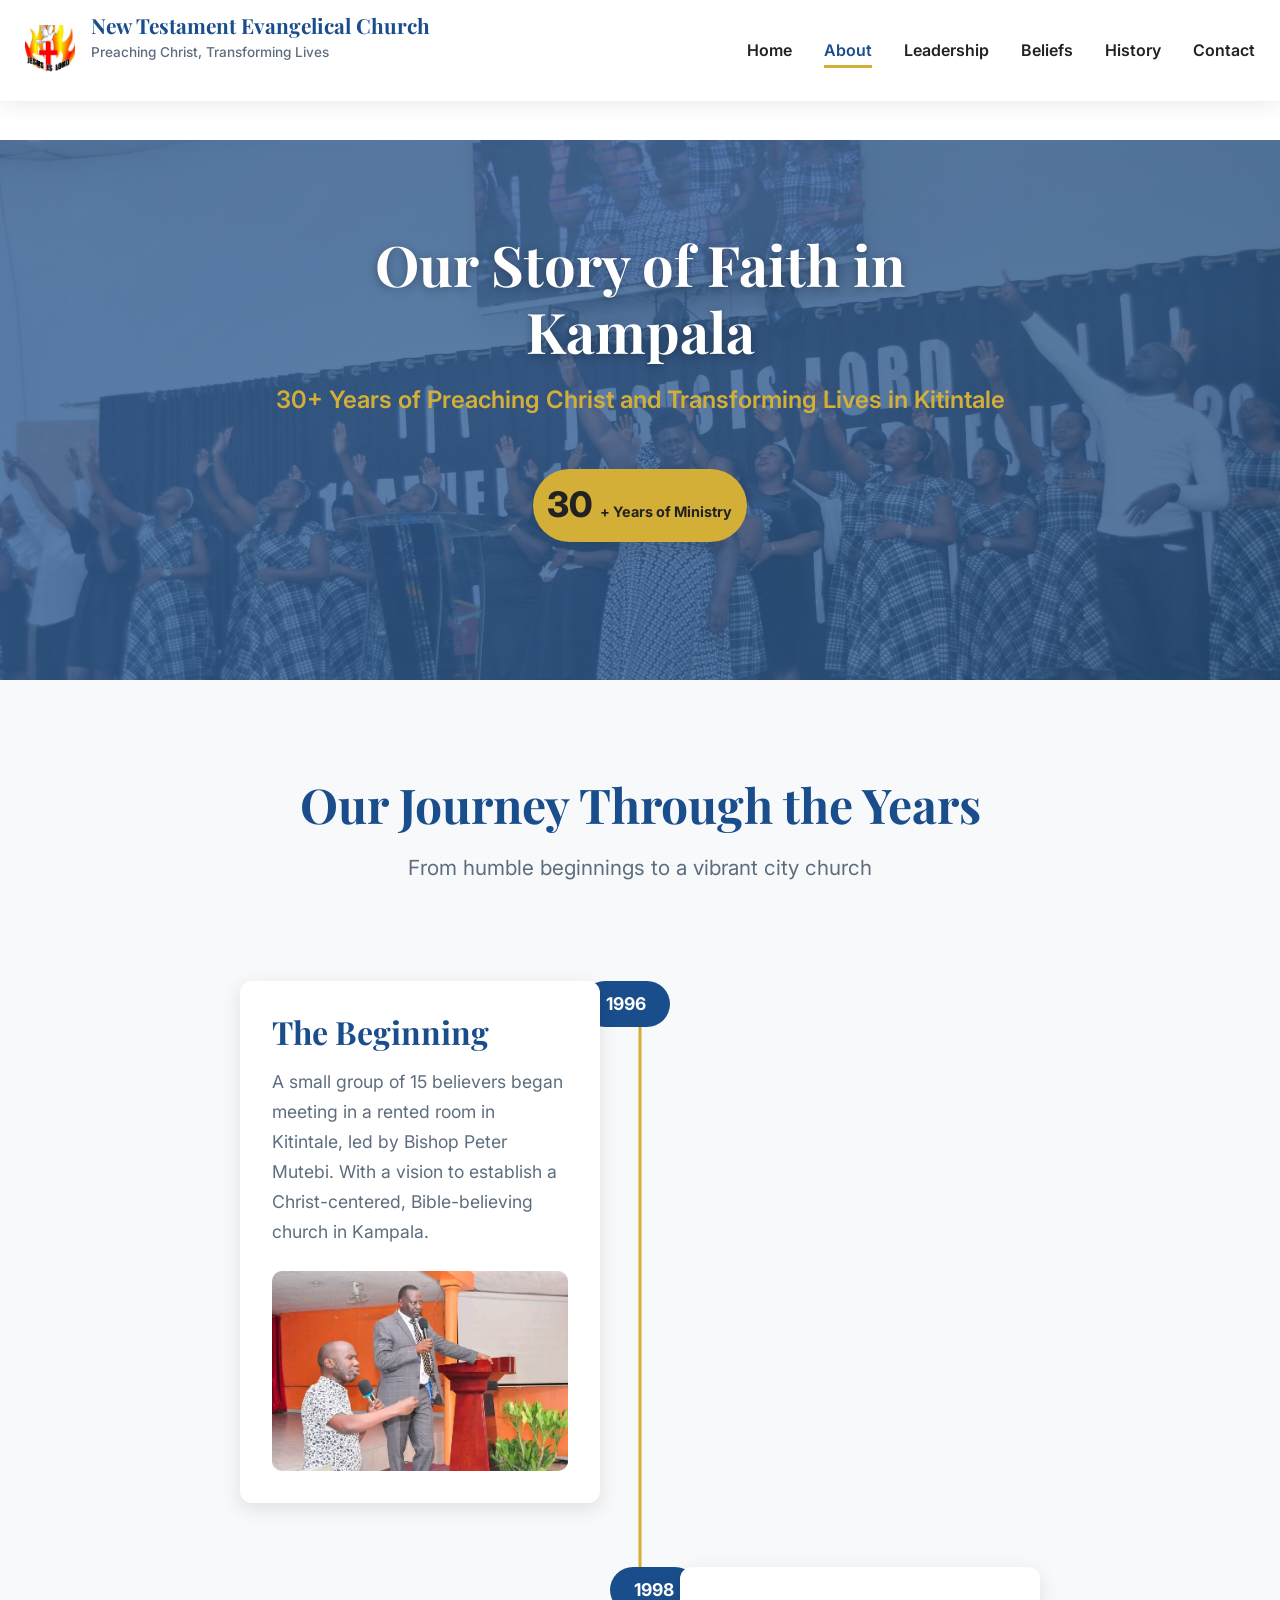
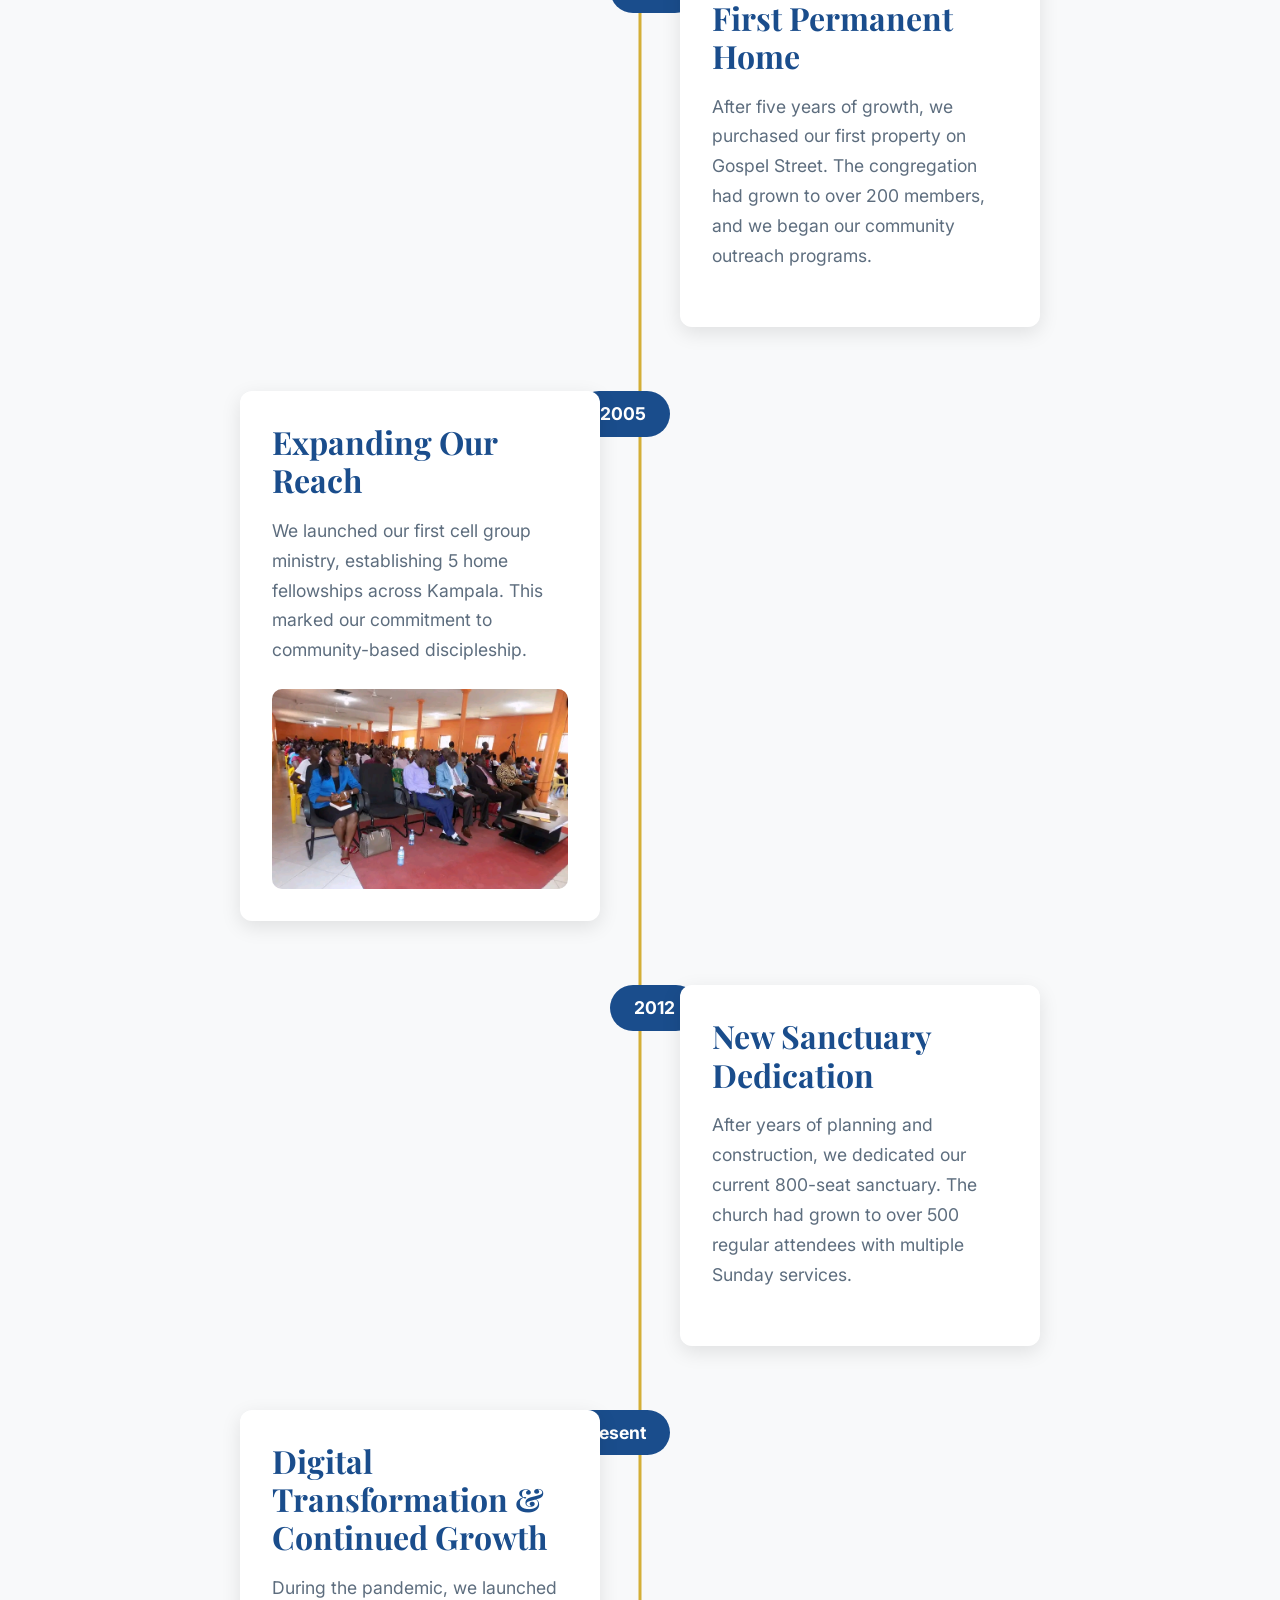
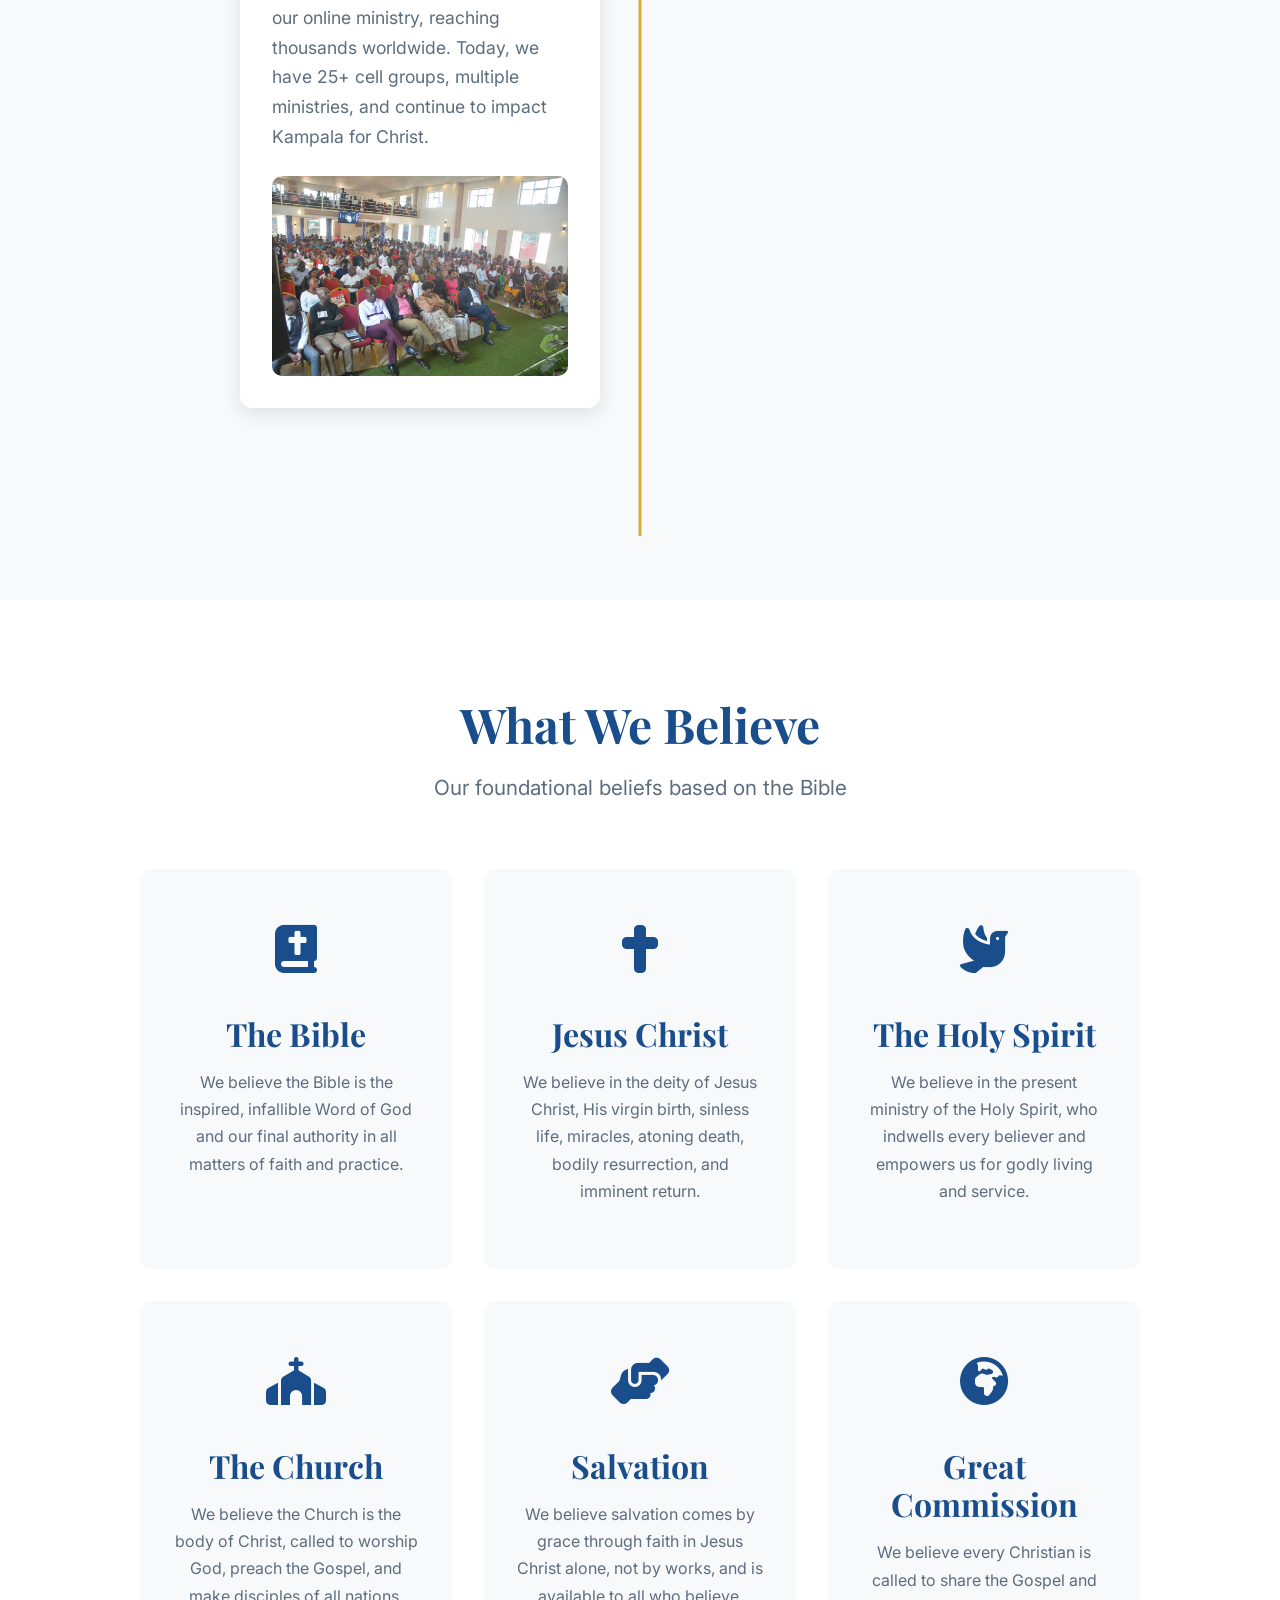
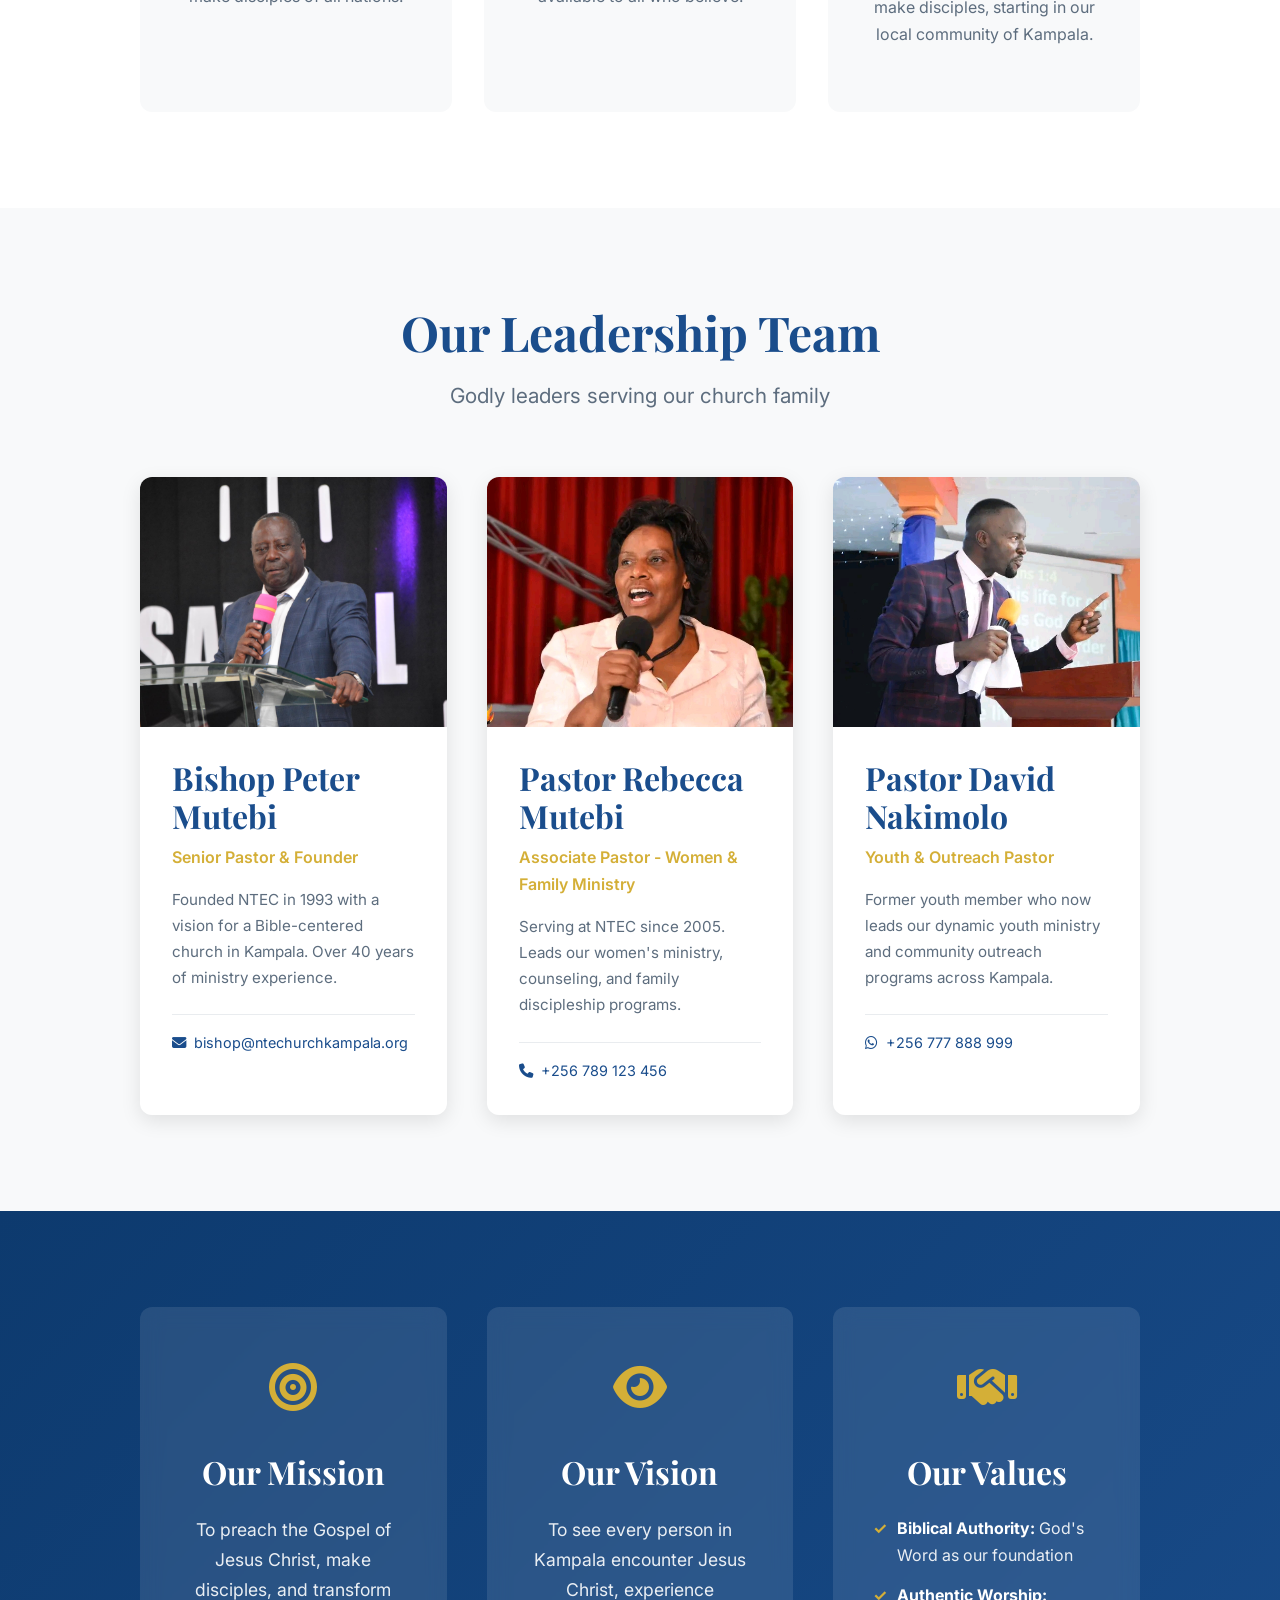
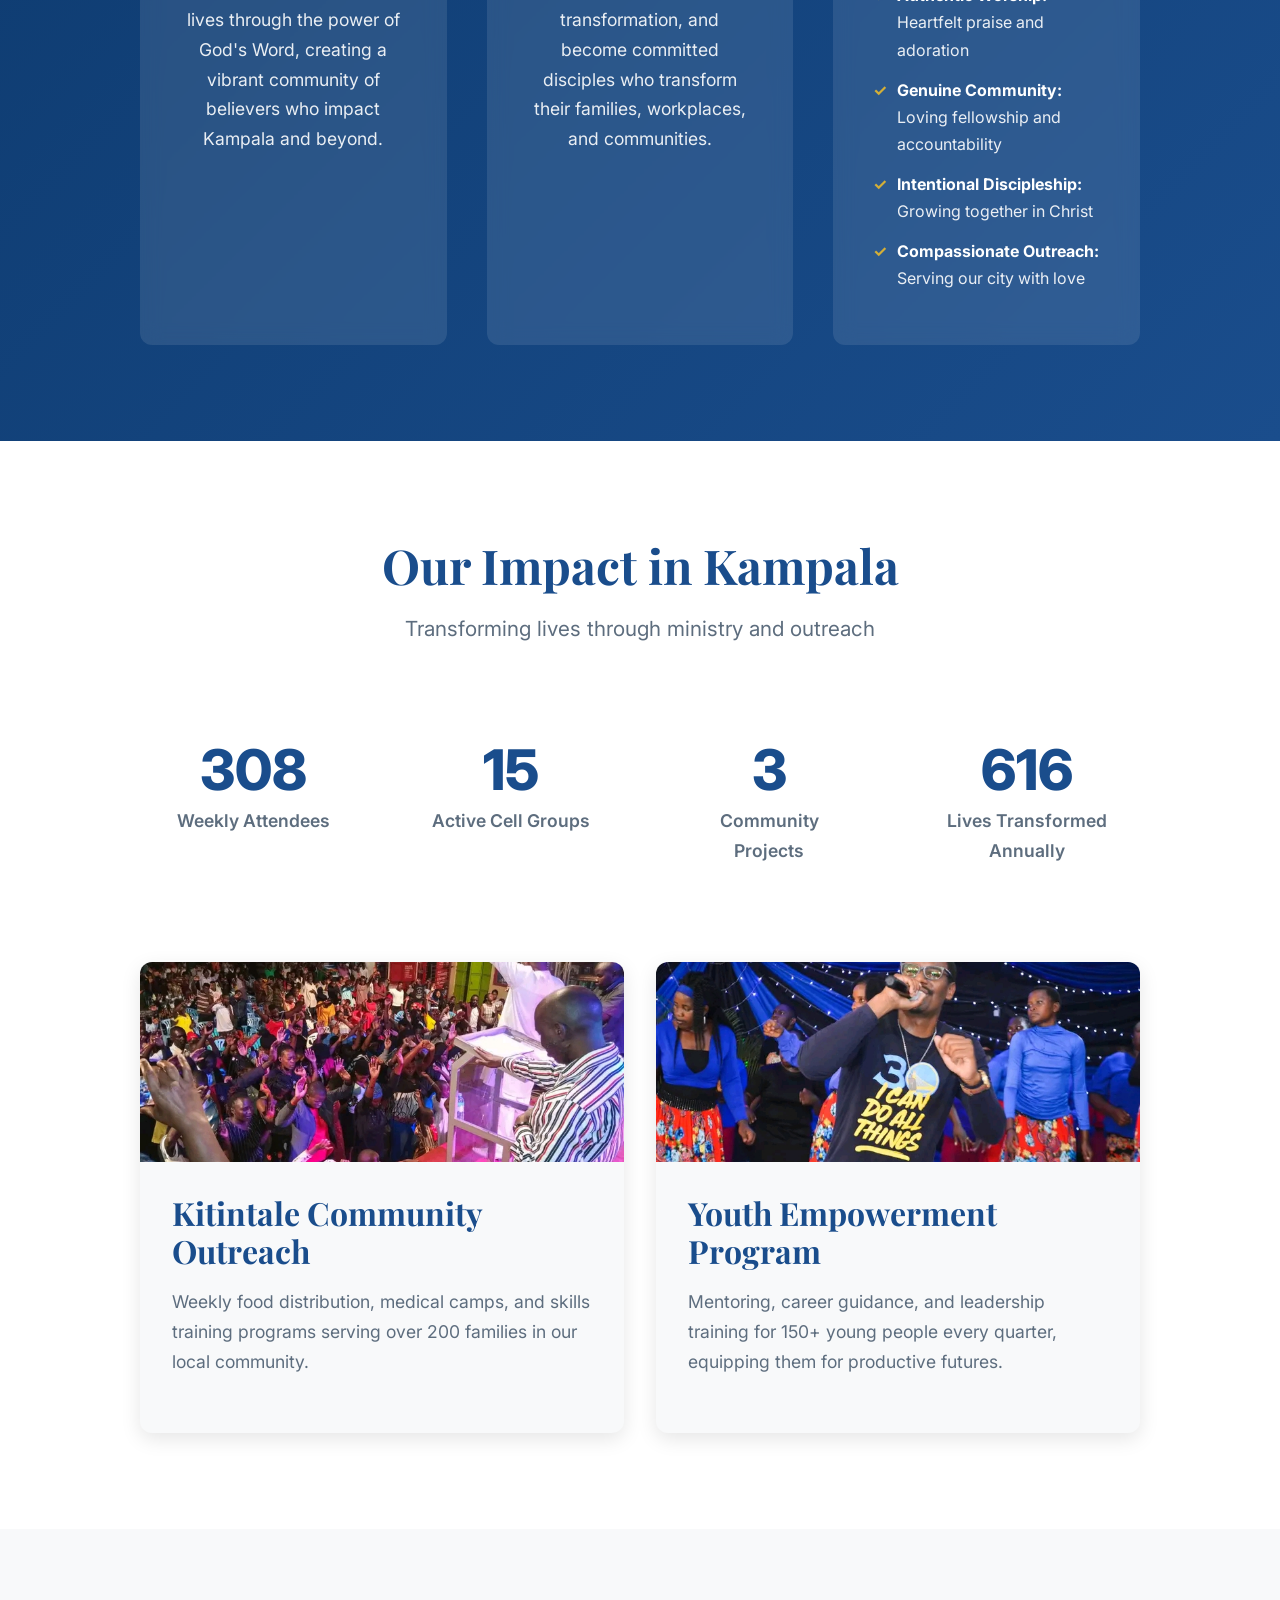
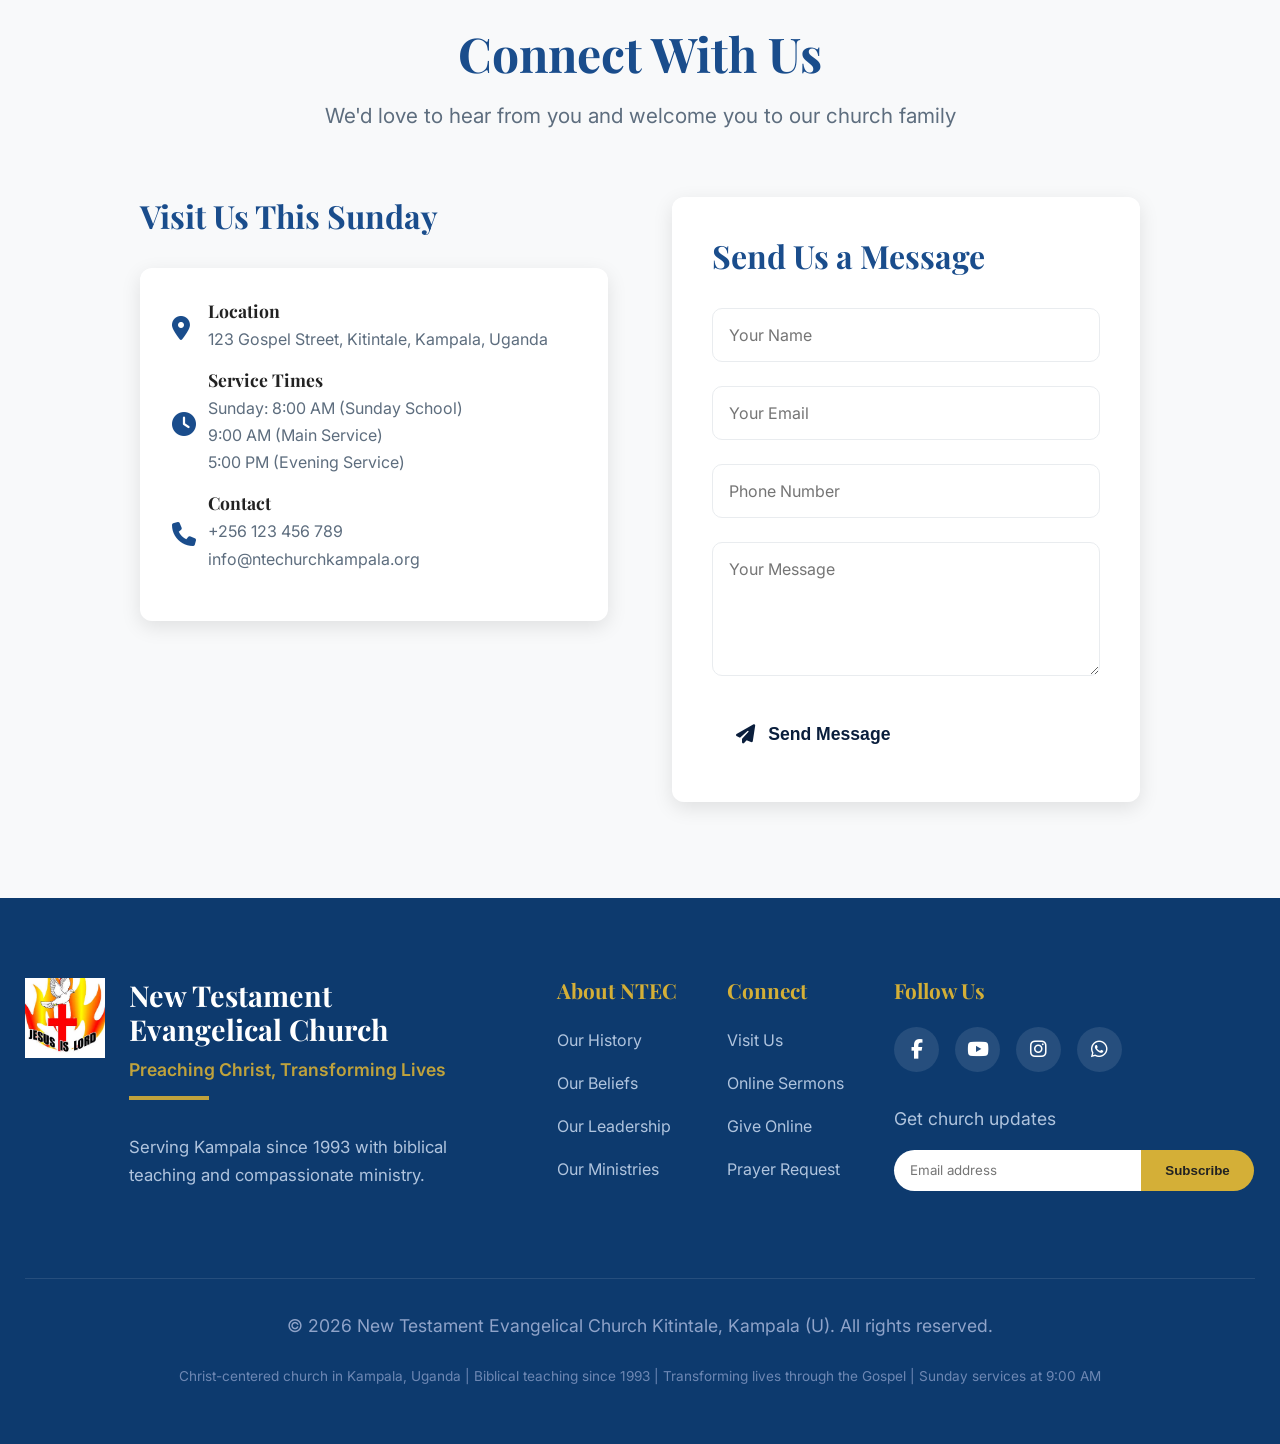
<file: about.html>
<!DOCTYPE html>
<html lang="en">
<head>
    <meta charset="UTF-8">
    <meta name="viewport" content="width=device-width, initial-scale=1.0">
    <title>About New Testament Evangelical Church | 30+ Years of Ministry in Kampala</title>
    <meta name="description" content="For over 30 years, New Testament Evangelical Church has been a beacon of hope in Kampala. Learn about our history, mission, and transformative ministry in Kitintale.">
    <link rel="stylesheet" href="css/style.css">
    <link rel="stylesheet" href="css/responsive.css">
    <link rel="preconnect" href="https://fonts.googleapis.com">
    <link rel="preconnect" href="https://fonts.gstatic.com" crossorigin>
    <link href="https://fonts.googleapis.com/css2?family=Inter:wght@300;400;500;600;700&family=Playfair+Display:wght@400;500;700&display=swap" rel="stylesheet">
    <link rel="stylesheet" href="https://cdnjs.cloudflare.com/ajax/libs/font-awesome/6.4.0/css/all.min.css">
</head>
<body>
    <!-- Header with Navigation -->
    <header class="header">
        <div class="container">
            <div class="logo">
                <img src="images/logo.jpeg" alt="New Testament Evangelical Church Logo" class="logo-img">
                <div class="logo-text">
                    <h1>New Testament Evangelical Church</h1>
                    <p class="tagline">Preaching Christ, Transforming Lives</p>
                </div>
            </div>
            <nav class="main-nav">
                <ul>
                    <li><a href="/">Home</a></li>
                    <li><a href="about.html" class="active">About</a></li>
                    <li><a href="#leadership">Leadership</a></li>
                    <li><a href="#beliefs">Beliefs</a></li>
                    <li><a href="#history">History</a></li>
                    <li><a href="#contact">Contact</a></li>
                </ul>
                <button class="mobile-menu-btn" id="mobileMenuBtn">
                    <span></span>
                    <span></span>
                    <span></span>
                </button>
            </nav>
        </div>
    </header>

    <!-- Hero Section for About Page -->
    <section class="about-hero">
        <div class="about-hero-bg"></div>
        <div class="about-hero-overlay"></div>
        <div class="container">
            <div class="about-hero-content">
                <h1 class="about-title animate-fade-up">Our Story of Faith in Kampala</h1>
                <p class="about-subtitle animate-fade-up delay-1">30+ Years of Preaching Christ and Transforming Lives in Kitintale</p>
                <div class="years-badge animate-scale-in delay-2">
                    <span>30</span>+ Years of Ministry
                </div>
            </div>
        </div>
    </section>

    <!-- Our History Timeline -->
    <section class="history-section" id="history">
        <div class="container">
            <div class="section-header animate-fade-up">
                <h2>Our Journey Through the Years</h2>
                <p class="section-subtitle">From humble beginnings to a vibrant city church</p>
            </div>

            <div class="timeline">
                <div class="timeline-item animate-slide-left">
                    <div class="timeline-year">1996</div>
                    <div class="timeline-content">
                        <h3>The Beginning</h3>
                        <p>A small group of 15 believers began meeting in a rented room in Kitintale, led by Bishop Peter Mutebi. With a vision to establish a Christ-centered, Bible-believing church in Kampala.</p>
                        <div class="timeline-image" style="background-image: url('images/early-days.jpg');"></div>
                    </div>
                </div>

                <div class="timeline-item animate-slide-right">
                    <div class="timeline-year">1998</div>
                    <div class="timeline-content">
                        <h3>First Permanent Home</h3>
                        <p>After five years of growth, we purchased our first property on Gospel Street. The congregation had grown to over 200 members, and we began our community outreach programs.</p>
                    </div>
                </div>

                <div class="timeline-item animate-slide-left">
                    <div class="timeline-year">2005</div>
                    <div class="timeline-content">
                        <h3>Expanding Our Reach</h3>
                        <p>We launched our first cell group ministry, establishing 5 home fellowships across Kampala. This marked our commitment to community-based discipleship.</p>
                        <div class="timeline-image" style="background-image: url('images/expansion.jpg');"></div>
                    </div>
                </div>

                <div class="timeline-item animate-slide-right">
                    <div class="timeline-year">2012</div>
                    <div class="timeline-content">
                        <h3>New Sanctuary Dedication</h3>
                        <p>After years of planning and construction, we dedicated our current 800-seat sanctuary. The church had grown to over 500 regular attendees with multiple Sunday services.</p>
                    </div>
                </div>

                <div class="timeline-item animate-slide-left">
                    <div class="timeline-year">2020-Present</div>
                    <div class="timeline-content">
                        <h3>Digital Transformation & Continued Growth</h3>
                        <p>During the pandemic, we launched our online ministry, reaching thousands worldwide. Today, we have 25+ cell groups, multiple ministries, and continue to impact Kampala for Christ.</p>
                        <div class="timeline-image" style="background-image: url('images/present-day.jpg');"></div>
                    </div>
                </div>
            </div>
        </div>
    </section>

    <!-- Our Beliefs Section -->
    <section class="beliefs-section" id="beliefs">
        <div class="container">
            <div class="section-header animate-fade-up">
                <h2>What We Believe</h2>
                <p class="section-subtitle">Our foundational beliefs based on the Bible</p>
            </div>

            <div class="beliefs-grid">
                <div class="belief-card animate-slide-up">
                    <div class="belief-icon">
                        <i class="fas fa-bible"></i>
                    </div>
                    <h3>The Bible</h3>
                    <p>We believe the Bible is the inspired, infallible Word of God and our final authority in all matters of faith and practice.</p>
                </div>

                <div class="belief-card animate-slide-up delay-1">
                    <div class="belief-icon">
                        <i class="fas fa-cross"></i>
                    </div>
                    <h3>Jesus Christ</h3>
                    <p>We believe in the deity of Jesus Christ, His virgin birth, sinless life, miracles, atoning death, bodily resurrection, and imminent return.</p>
                </div>

                <div class="belief-card animate-slide-up delay-2">
                    <div class="belief-icon">
                        <i class="fas fa-dove"></i>
                    </div>
                    <h3>The Holy Spirit</h3>
                    <p>We believe in the present ministry of the Holy Spirit, who indwells every believer and empowers us for godly living and service.</p>
                </div>

                <div class="belief-card animate-slide-up">
                    <div class="belief-icon">
                        <i class="fas fa-church"></i>
                    </div>
                    <h3>The Church</h3>
                    <p>We believe the Church is the body of Christ, called to worship God, preach the Gospel, and make disciples of all nations.</p>
                </div>

                <div class="belief-card animate-slide-up delay-1">
                    <div class="belief-icon">
                        <i class="fas fa-hands-helping"></i>
                    </div>
                    <h3>Salvation</h3>
                    <p>We believe salvation comes by grace through faith in Jesus Christ alone, not by works, and is available to all who believe.</p>
                </div>

                <div class="belief-card animate-slide-up delay-2">
                    <div class="belief-icon">
                        <i class="fas fa-globe-africa"></i>
                    </div>
                    <h3>Great Commission</h3>
                    <p>We believe every Christian is called to share the Gospel and make disciples, starting in our local community of Kampala.</p>
                </div>
            </div>
        </div>
    </section>

    <!-- Leadership Team -->
    <section class="leadership-section" id="leadership">
        <div class="container">
            <div class="section-header animate-fade-up">
                <h2>Our Leadership Team</h2>
                <p class="section-subtitle">Godly leaders serving our church family</p>
            </div>

            <div class="leadership-grid">
                <div class="leader-card animate-scale-in">
                    <div class="leader-image" style="background-image: url('images/bishop-mutebi.jpg');"></div>
                    <div class="leader-info">
                        <h3>Bishop Peter Mutebi</h3>
                        <p class="leader-role">Senior Pastor & Founder</p>
                        <p class="leader-bio">Founded NTEC in 1993 with a vision for a Bible-centered church in Kampala. Over 40 years of ministry experience.</p>
                        <div class="leader-contact">
                            <span><i class="fas fa-envelope"></i> bishop@ntechurchkampala.org</span>
                        </div>
                    </div>
                </div>

                <div class="leader-card animate-scale-in delay-1">
                    <div class="leader-image" style="background-image: url('images/pastor-sarah.jpg');"></div>
                    <div class="leader-info">
                        <h3>Pastor Rebecca Mutebi</h3>
                        <p class="leader-role">Associate Pastor - Women & Family Ministry</p>
                        <p class="leader-bio">Serving at NTEC since 2005. Leads our women's ministry, counseling, and family discipleship programs.</p>
                        <div class="leader-contact">
                            <span><i class="fas fa-phone"></i> +256 789 123 456</span>
                        </div>
                    </div>
                </div>

                <div class="leader-card animate-scale-in delay-2">
                    <div class="leader-image" style="background-image: url('images/pastor-david.jpg');"></div>
                    <div class="leader-info">
                        <h3>Pastor David Nakimolo</h3>
                        <p class="leader-role">Youth & Outreach Pastor</p>
                        <p class="leader-bio">Former youth member who now leads our dynamic youth ministry and community outreach programs across Kampala.</p>
                        <div class="leader-contact">
                            <span><i class="fab fa-whatsapp"></i> +256 777 888 999</span>
                        </div>
                    </div>
                </div>
            </div>
        </div>
    </section>

    <!-- Mission & Vision -->
    <section class="mission-section">
        <div class="container">
            <div class="mission-grid">
                <div class="mission-card animate-slide-left">
                    <div class="mission-icon">
                        <i class="fas fa-bullseye"></i>
                    </div>
                    <h3>Our Mission</h3>
                    <p>To preach the Gospel of Jesus Christ, make disciples, and transform lives through the power of God's Word, creating a vibrant community of believers who impact Kampala and beyond.</p>
                </div>

                <div class="mission-card animate-slide-right">
                    <div class="mission-icon">
                        <i class="fas fa-eye"></i>
                    </div>
                    <h3>Our Vision</h3>
                    <p>To see every person in Kampala encounter Jesus Christ, experience transformation, and become committed disciples who transform their families, workplaces, and communities.</p>
                </div>

                <div class="mission-card animate-slide-left">
                    <div class="mission-icon">
                        <i class="fas fa-handshake"></i>
                    </div>
                    <h3>Our Values</h3>
                    <ul class="values-list">
                        <li><strong>Biblical Authority:</strong> God's Word as our foundation</li>
                        <li><strong>Authentic Worship:</strong> Heartfelt praise and adoration</li>
                        <li><strong>Genuine Community:</strong> Loving fellowship and accountability</li>
                        <li><strong>Intentional Discipleship:</strong> Growing together in Christ</li>
                        <li><strong>Compassionate Outreach:</strong> Serving our city with love</li>
                    </ul>
                </div>
            </div>
        </div>
    </section>

    <!-- Ministry Impact -->
    <section class="impact-section">
        <div class="container">
            <div class="section-header animate-fade-up">
                <h2>Our Impact in Kampala</h2>
                <p class="section-subtitle">Transforming lives through ministry and outreach</p>
            </div>

            <div class="impact-stats animate-fade-up">
                <div class="impact-stat">
                    <div class="stat-number" data-count="500">0</div>
                    <div class="stat-label">Weekly Attendees</div>
                </div>
                <div class="impact-stat">
                    <div class="stat-number" data-count="25">0</div>
                    <div class="stat-label">Active Cell Groups</div>
                </div>
                <div class="impact-stat">
                    <div class="stat-number" data-count="5">0</div>
                    <div class="stat-label">Community Projects</div>
                </div>
                <div class="impact-stat">
                    <div class="stat-number" data-count="1000">0</div>
                    <div class="stat-label">Lives Transformed Annually</div>
                </div>
            </div>

            <div class="impact-projects">
                <div class="project-card animate-slide-up">
                    <div class="project-image" style="background-image: url('images/community-outreach.jpg');"></div>
                    <div class="project-content">
                        <h3>Kitintale Community Outreach</h3>
                        <p>Weekly food distribution, medical camps, and skills training programs serving over 200 families in our local community.</p>
                    </div>
                </div>

                <div class="project-card animate-slide-up delay-1">
                    <div class="project-image" style="background-image: url('images/youth-program.jpg');"></div>
                    <div class="project-content">
                        <h3>Youth Empowerment Program</h3>
                        <p>Mentoring, career guidance, and leadership training for 150+ young people every quarter, equipping them for productive futures.</p>
                    </div>
                </div>
            </div>
        </div>
    </section>

    <!-- Contact Section -->
    <section class="about-contact-section" id="contact">
        <div class="container">
            <div class="section-header animate-fade-up">
                <h2>Connect With Us</h2>
                <p class="section-subtitle">We'd love to hear from you and welcome you to our church family</p>
            </div>

            <div class="contact-content">
                <div class="contact-info animate-slide-left">
                    <h3>Visit Us This Sunday</h3>
                    <div class="contact-details">
                        <div class="contact-item">
                            <i class="fas fa-map-marker-alt"></i>
                            <div>
                                <h4>Location</h4>
                                <p>123 Gospel Street, Kitintale, Kampala, Uganda</p>
                            </div>
                        </div>
                        <div class="contact-item">
                            <i class="fas fa-clock"></i>
                            <div>
                                <h4>Service Times</h4>
                                <p>Sunday: 8:00 AM (Sunday School)<br>9:00 AM (Main Service)<br>5:00 PM (Evening Service)</p>
                            </div>
                        </div>
                        <div class="contact-item">
                            <i class="fas fa-phone"></i>
                            <div>
                                <h4>Contact</h4>
                                <p>+256 123 456 789<br>info@ntechurchkampala.org</p>
                            </div>
                        </div>
                    </div>
                </div>

                <div class="contact-form animate-slide-right">
                    <h3>Send Us a Message</h3>
                    <form id="contactForm">
                        <div class="form-group">
                            <input type="text" placeholder="Your Name" required>
                        </div>
                        <div class="form-group">
                            <input type="email" placeholder="Your Email" required>
                        </div>
                        <div class="form-group">
                            <input type="tel" placeholder="Phone Number">
                        </div>
                        <div class="form-group">
                            <textarea placeholder="Your Message" rows="5" required></textarea>
                        </div>
                        <button type="submit" class="btn btn-primary">
                            <i class="fas fa-paper-plane"></i> Send Message
                        </button>
                    </form>
                </div>
            </div>
        </div>
    </section>

    <!-- Footer -->
    <footer class="footer">
        <div class="container">
            <div class="footer-content">
                <div class="footer-brand">
                    <img src="images/logo.jpeg" alt="NTEC Logo" class="footer-logo">
                    <div class="footer-text">
                        <h3>New Testament Evangelical Church</h3>
                        <p class="identity-line">Preaching Christ, Transforming Lives</p>
                        <p class="footer-tagline">Serving Kampala since 1993 with biblical teaching and compassionate ministry.</p>
                    </div>
                </div>
                
                <div class="footer-links">
                    <div class="footer-column">
                        <h4>About NTEC</h4>
                        <ul>
                            <li><a href="#history">Our History</a></li>
                            <li><a href="#beliefs">Our Beliefs</a></li>
                            <li><a href="#leadership">Our Leadership</a></li>
                            <li><a href="#ministries">Our Ministries</a></li>
                        </ul>
                    </div>
                    <div class="footer-column">
                        <h4>Connect</h4>
                        <ul>
                            <li><a href="#visit">Visit Us</a></li>
                            <li><a href="#sermons">Online Sermons</a></li>
                            <li><a href="#giving">Give Online</a></li>
                            <li><a href="#prayer">Prayer Request</a></li>
                        </ul>
                    </div>
                    <div class="footer-column">
                        <h4>Follow Us</h4>
                        <div class="social-icons">
                            <a href="https://www.facebook.com/EvangelicalKitintale" target="_blank"><i class="fab fa-facebook-f"></i></a>
                            <a href="https://youtube.com/@newtestamentevangelicalchu8693?si=mDZGXb1qoIEl_plF" target="_blank"><i class="fab fa-youtube"></i></a>
                            <a href="#"><i class="fab fa-instagram"></i></a>
                            <a href="#"><i class="fab fa-whatsapp"></i></a>
                        </div>
                        <div class="newsletter">
                            <p>Get church updates</p>
                            <form class="newsletter-form">
                                <input type="email" placeholder="Email address">
                                <button type="submit">Subscribe</button>
                            </form>
                        </div>
                    </div>
                </div>
            </div>
            
            <div class="footer-bottom">
                <p>&copy; <span id="currentYear"></span> New Testament Evangelical Church Kitintale, Kampala (U). All rights reserved.</p>
                <p class="seo-note">Christ-centered church in Kampala, Uganda | Biblical teaching since 1993 | Transforming lives through the Gospel | Sunday services at 9:00 AM</p>
            </div>
        </div>
    </footer>

    <script src="js/main.js"></script>
    <script>
        // Set current year in footer
        document.getElementById('currentYear').textContent = new Date().getFullYear();
        
        // Handle contact form submission
        document.getElementById('contactForm').addEventListener('submit', function(e) {
            e.preventDefault();
            alert('Thank you for your message! We will contact you soon.');
            this.reset();
        });
    </script>
</body>
  </html>
</file>
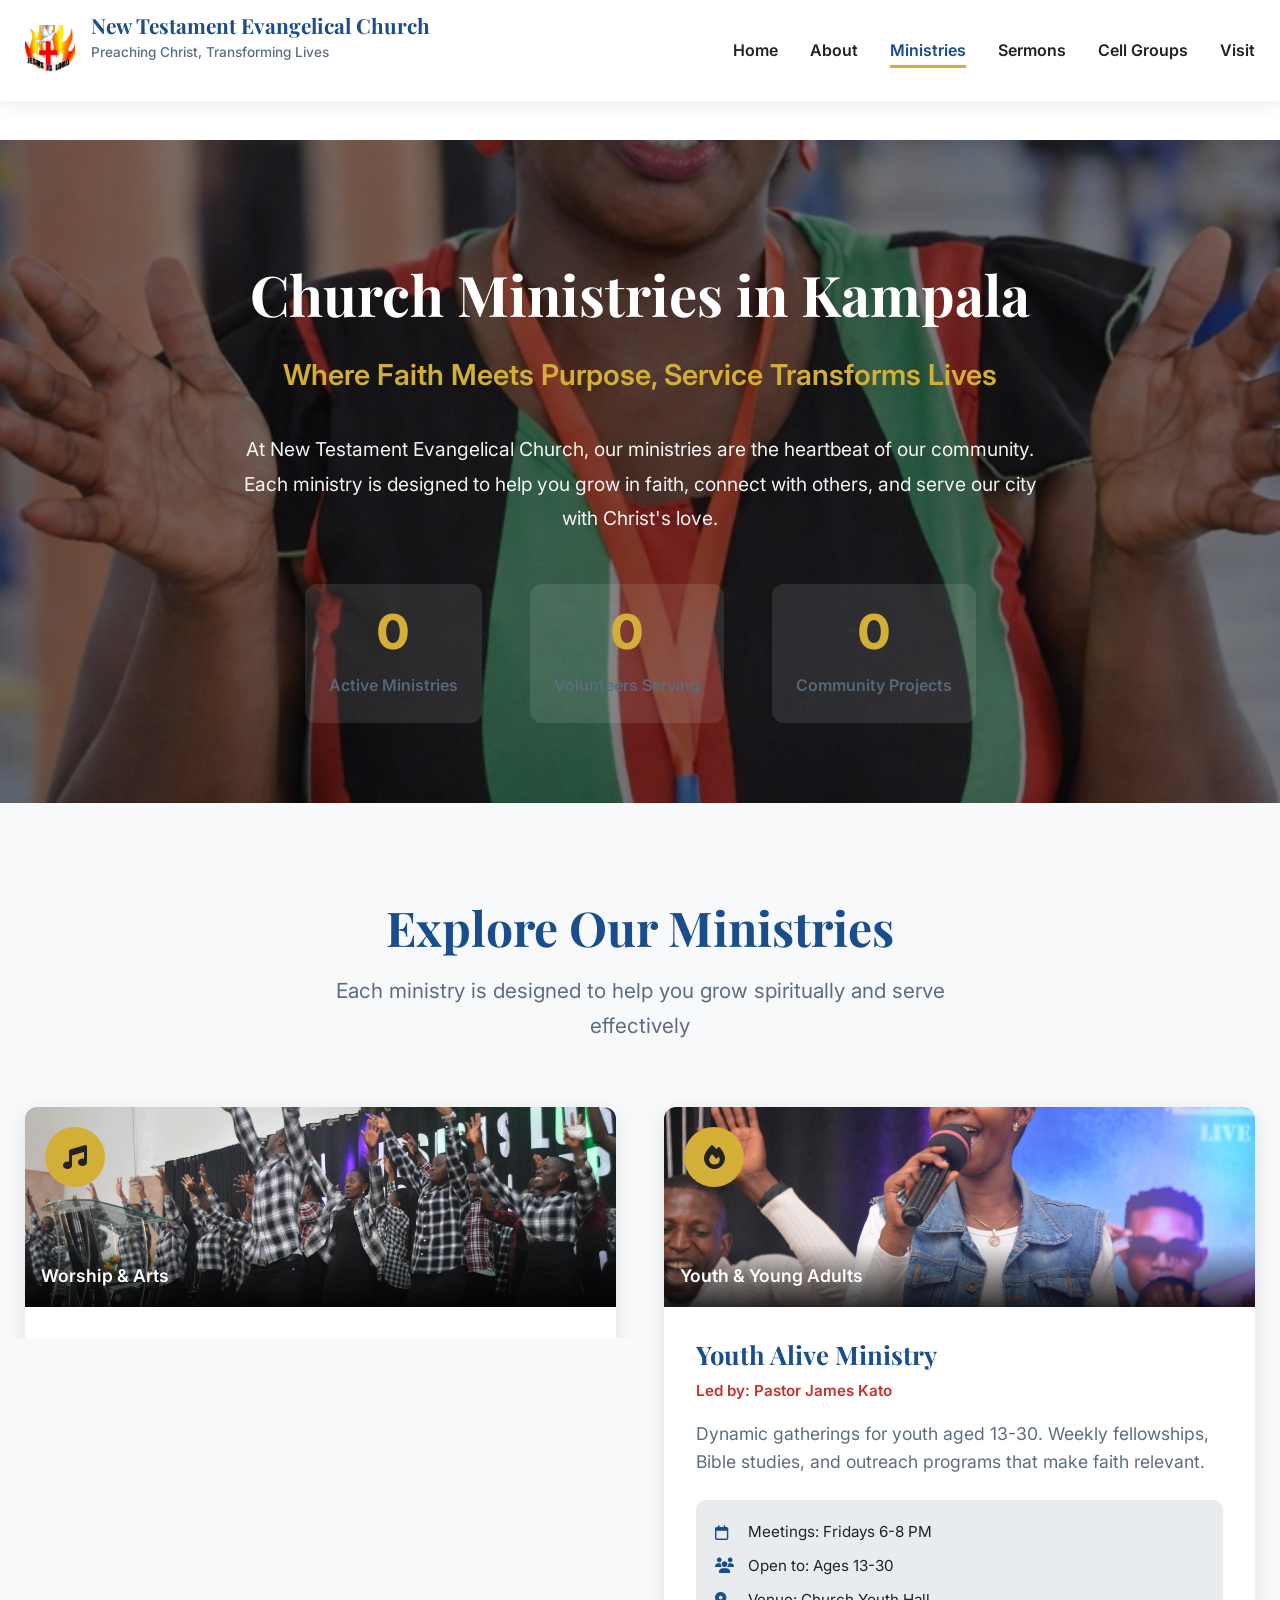
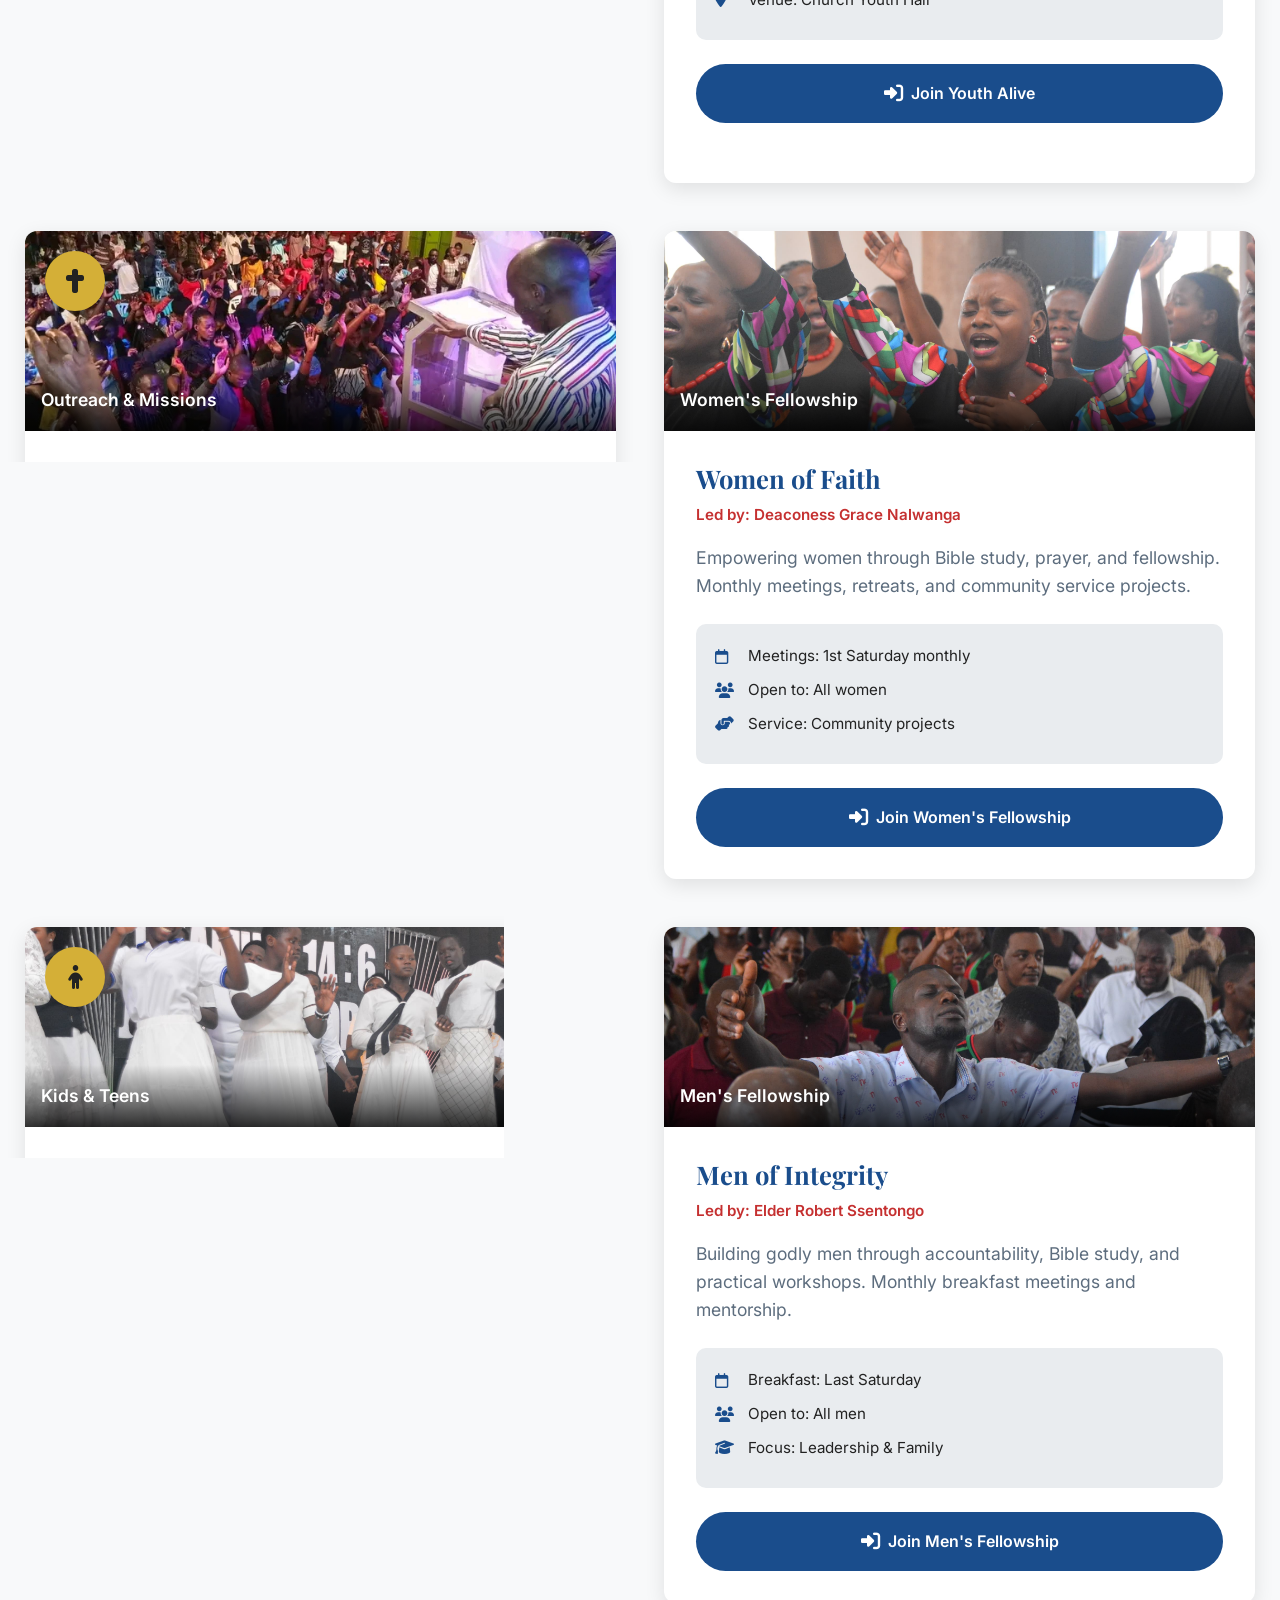
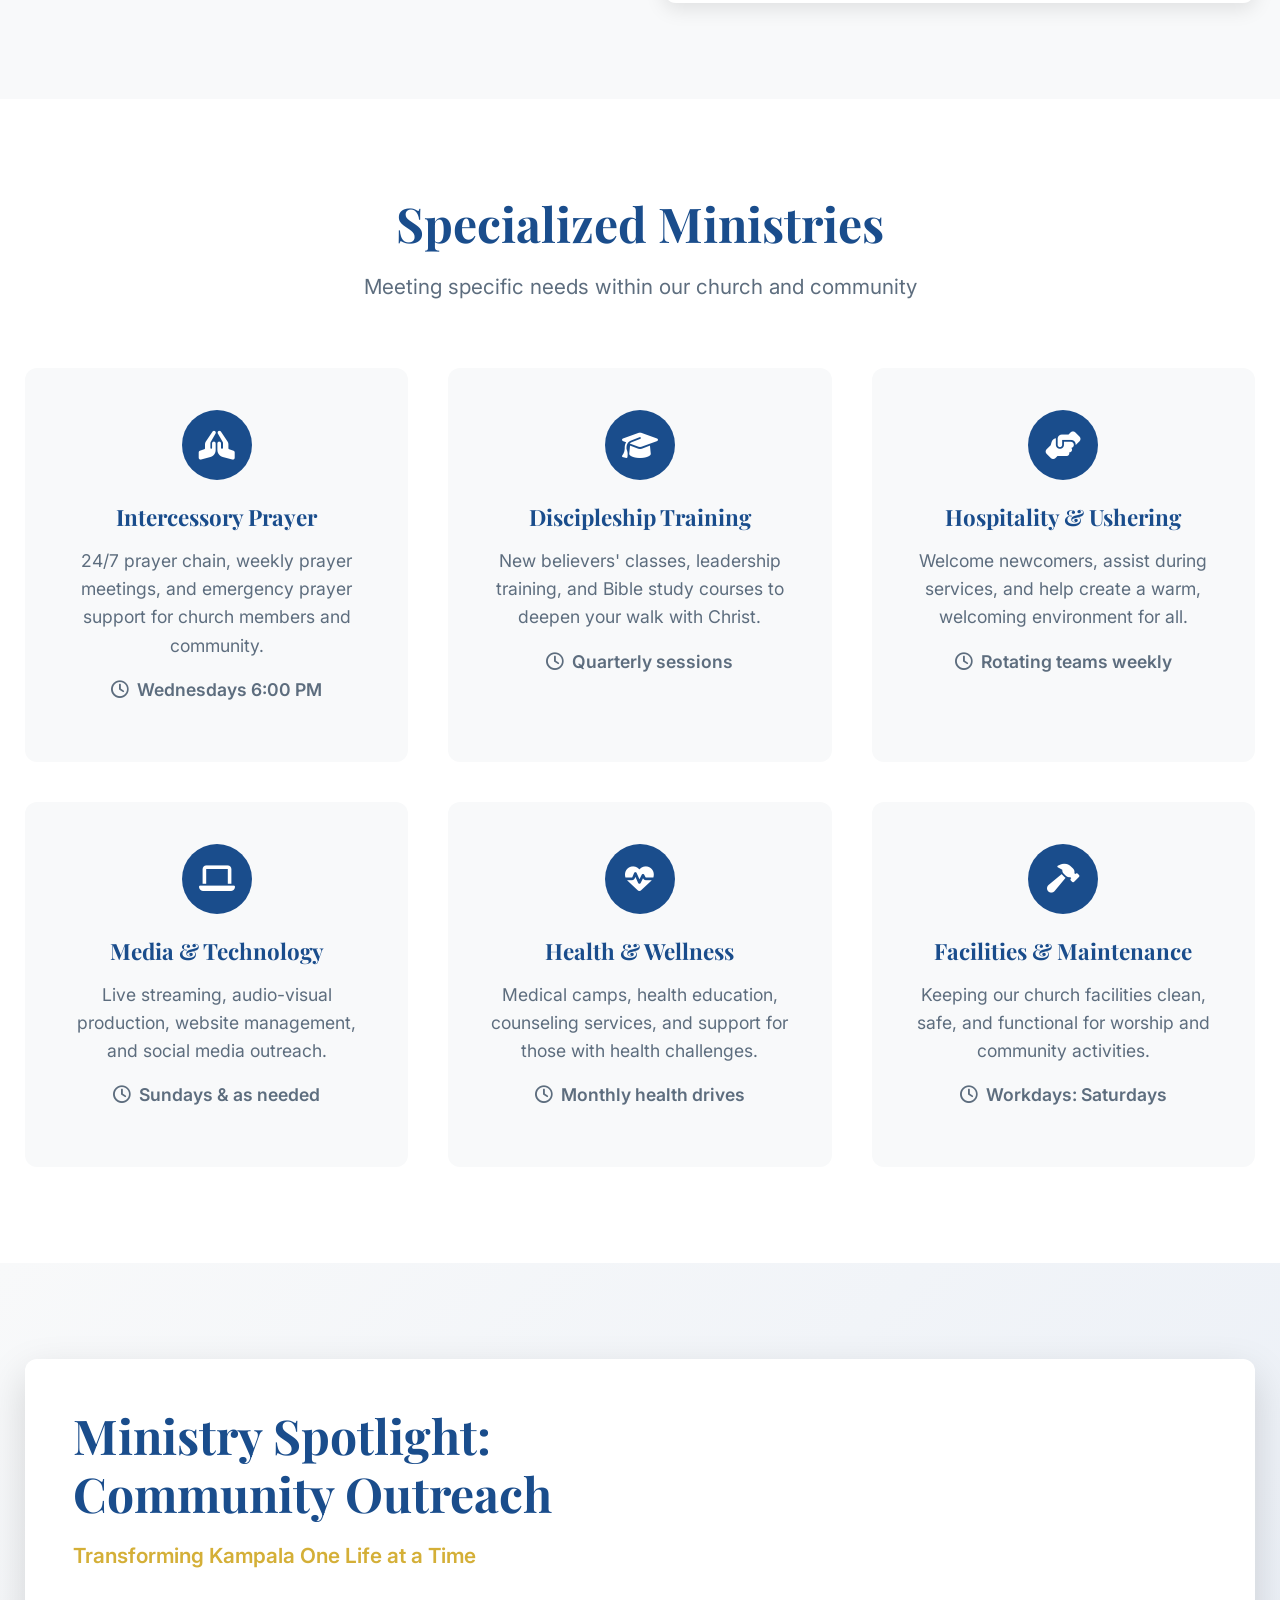
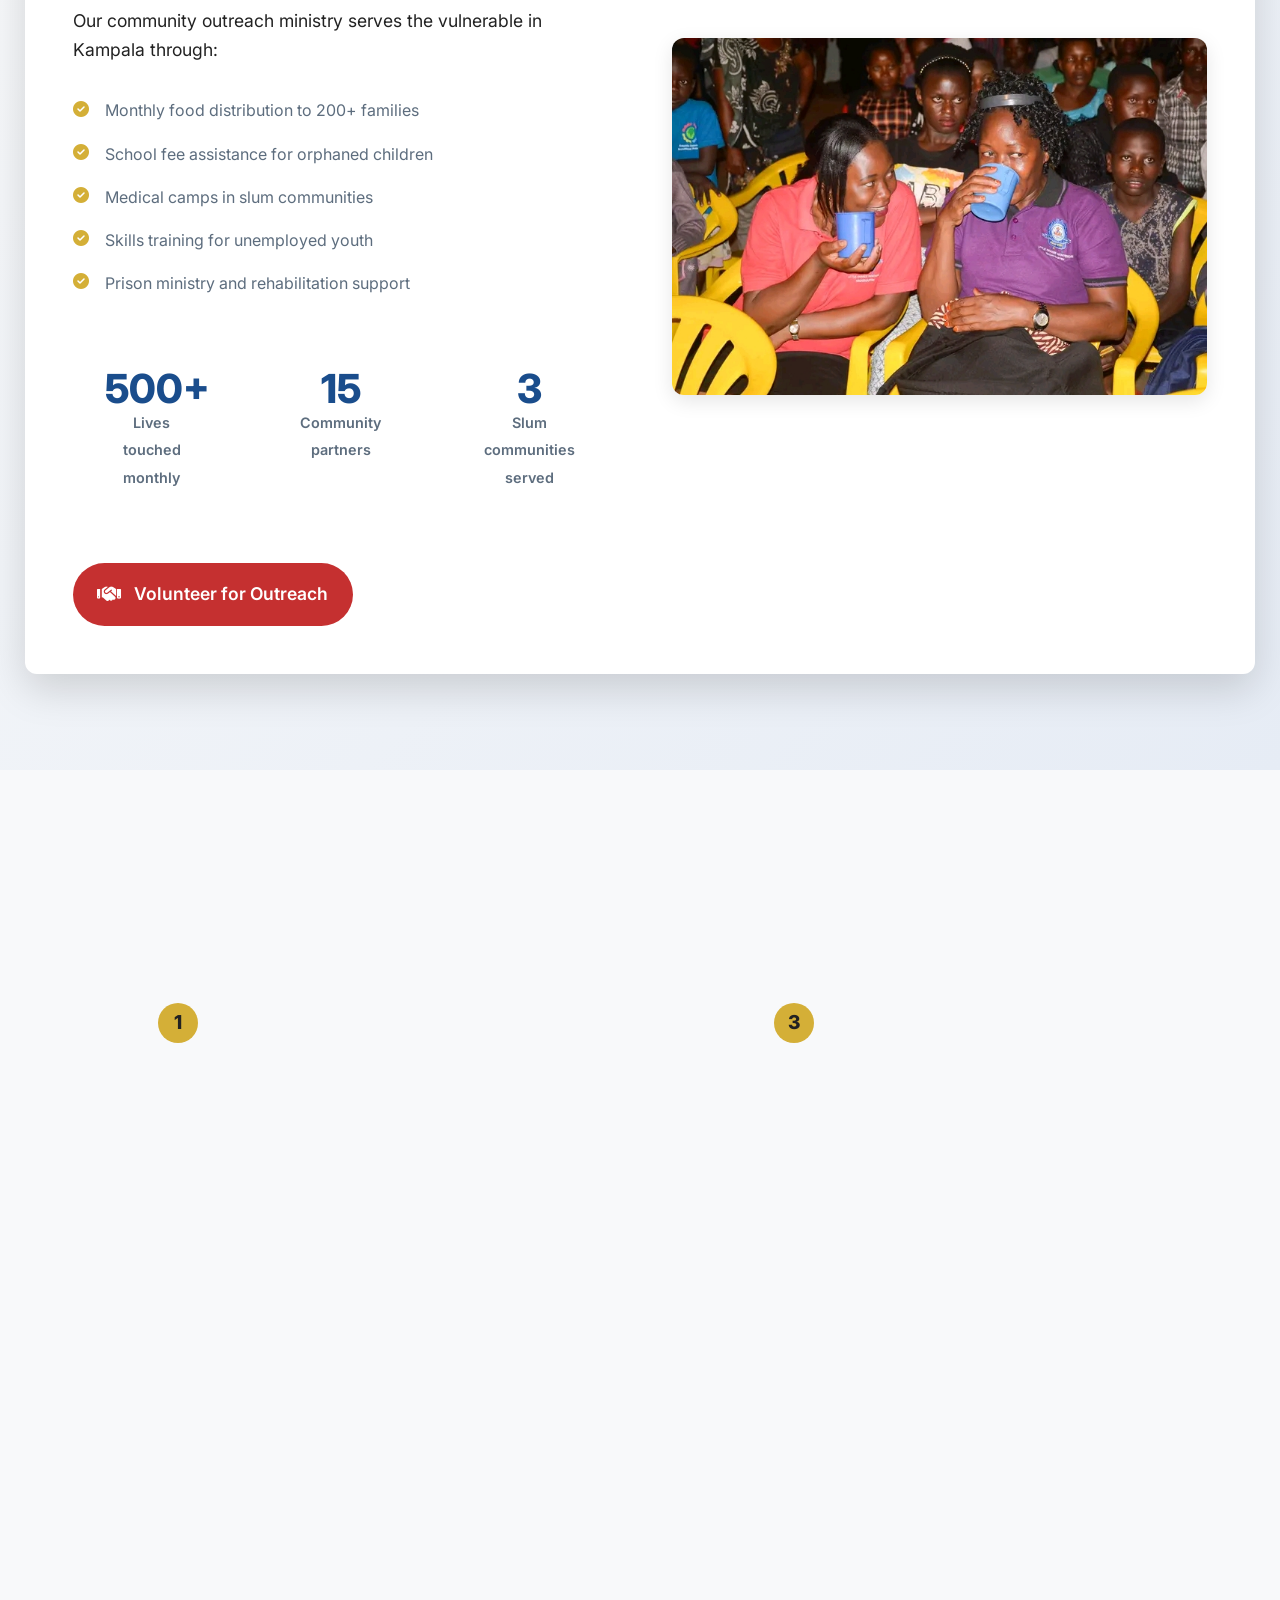
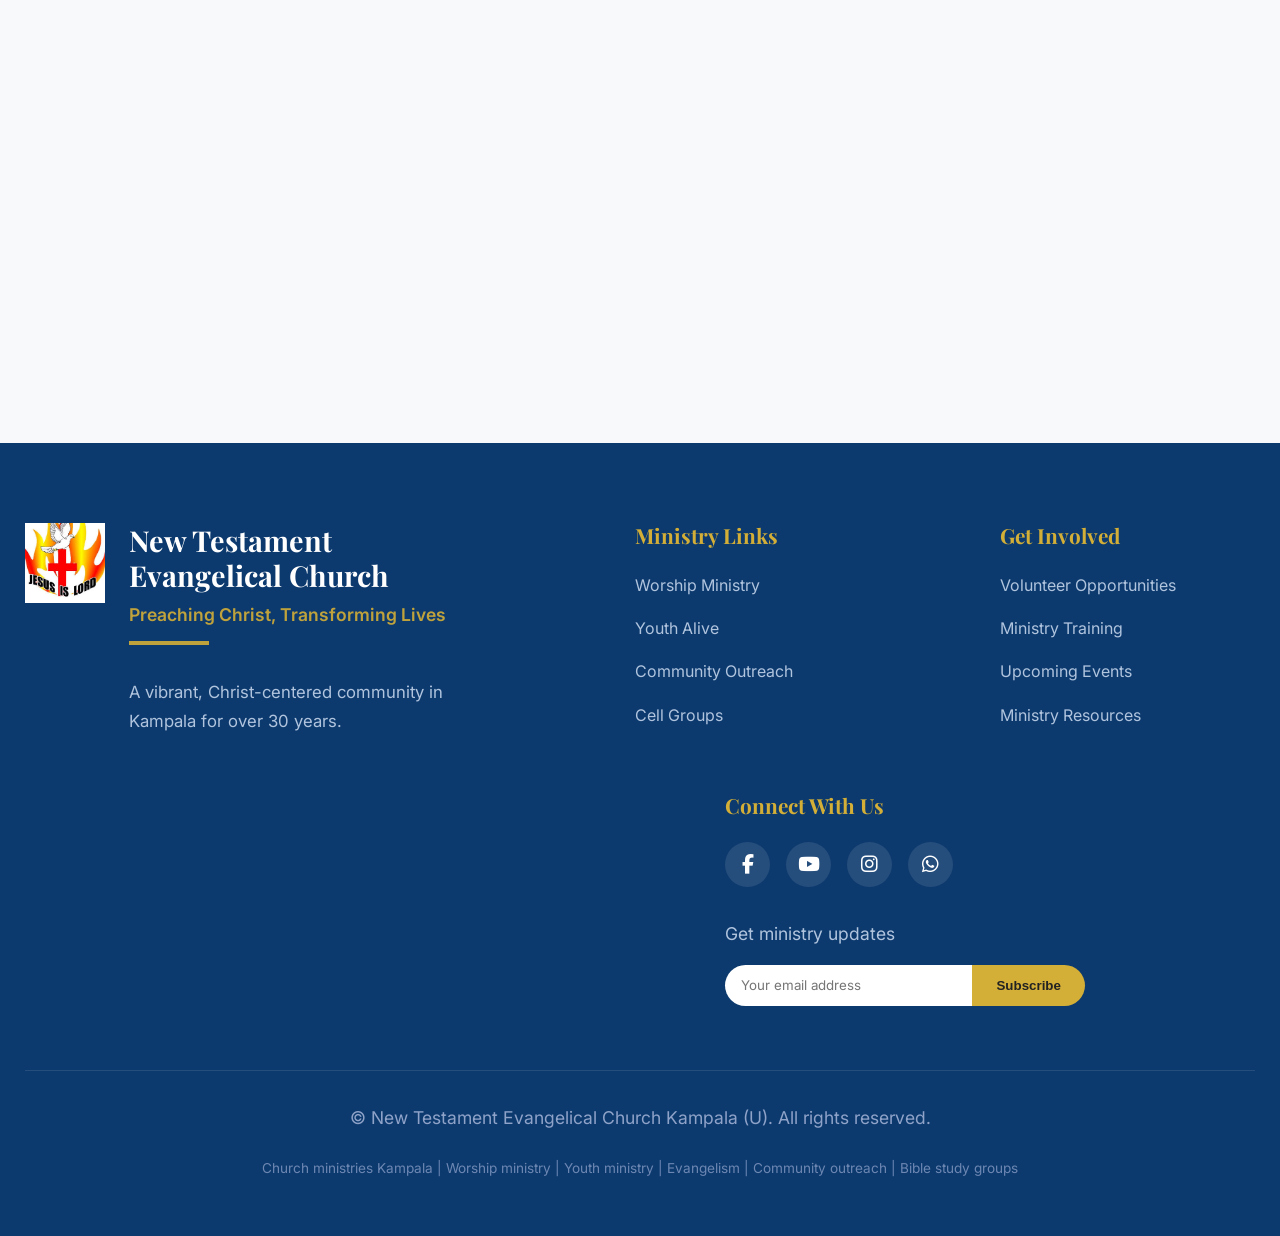
<file: ministries.html>
<!DOCTYPE html>
<html lang="en">
<head>
    <meta charset="UTF-8">
    <meta name="viewport" content="width=device-width, initial-scale=1.0">
    <title>Church Ministries in Kampala | Worship, Youth, Evangelism & More | New Testament Evangelical Church</title>
    <meta name="description" content="Explore our vibrant church ministries in Kampala. From worship and youth groups to evangelism and community outreach - discover where you can serve and grow.">
    <meta name="keywords" content="church ministries Kampala, youth ministry Kampala, worship ministry, evangelism, cell groups, Bible study, women's ministry, men's fellowship">
    <!-- Link to your existing CSS files -->
    <link rel="stylesheet" href="css/style.css">
    <link rel="stylesheet" href="css/responsive.css">
    <!-- Ministries-specific CSS -->
    <link rel="stylesheet" href="css/ministries.css">
    <!-- Fonts -->
    <link rel="preconnect" href="https://fonts.googleapis.com">
    <link rel="preconnect" href="https://fonts.gstatic.com" crossorigin>
    <link href="https://fonts.googleapis.com/css2?family=Inter:wght@300;400;500;600;700&family=Playfair+Display:wght@400;500;700&display=swap" rel="stylesheet">
    <!-- Font Awesome -->
    <link rel="stylesheet" href="https://cdnjs.cloudflare.com/ajax/libs/font-awesome/6.4.0/css/all.min.css">
</head>
<body>
    <!-- Header with Navigation -->
    <header class="header">
        <div class="container">
            <div class="logo">
                <img src="images/logo.jpeg" alt="New Testament Evangelical Church Logo" class="logo-img">
                <div class="logo-text">
                    <h1>New Testament Evangelical Church</h1>
                    <p class="tagline">Preaching Christ, Transforming Lives</p>
                </div>
            </div>
            <nav class="main-nav">
                <button class="mobile-menu-btn" id="mobileMenuBtn">
                    <span></span>
                    <span></span>
                    <span></span>
                </button>
                <ul id="mainNavList">
                    <li><a href="index.html">Home</a></li>
                    <li><a href="about.html">About</a></li>
                    <li><a href="ministries.html" class="active">Ministries</a></li>
                    <li><a href="sermons.html">Sermons</a></li>
                    <li><a href="cells.html">Cell Groups</a></li>
                    <li><a href="visit.html">Visit</a></li>
                </ul>
            </nav>
        </div>
    </header>

    <!-- Ministries Hero Section -->
    <section class="ministries-hero">
        <div class="hero-overlay"></div>
        <div class="container">
            <div class="ministries-hero-content animate-fade-up">
                <h1>Church Ministries in Kampala</h1>
                <p class="hero-subtitle">Where Faith Meets Purpose, Service Transforms Lives</p>
                <p class="hero-description">At New Testament Evangelical Church, our ministries are the heartbeat of our community. Each ministry is designed to help you grow in faith, connect with others, and serve our city with Christ's love.</p>
                <div class="ministry-stats">
                    <div class="stat">
                        <span class="stat-number" data-count="12">0</span>
                        <span class="stat-label">Active Ministries</span>
                    </div>
                    <div class="stat">
                        <span class="stat-number" data-count="200">0</span>
                        <span class="stat-label">Volunteers Serving</span>
                    </div>
                    <div class="stat">
                        <span class="stat-number" data-count="25">0</span>
                        <span class="stat-label">Community Projects</span>
                    </div>
                </div>
            </div>
        </div>
    </section>

    <!-- Main Ministries Grid -->
    <section class="main-ministries">
        <div class="container">
            <div class="section-header animate-fade-up">
                <h2>Explore Our Ministries</h2>
                <p class="section-subtitle">Each ministry is designed to help you grow spiritually and serve effectively</p>
            </div>

            <div class="ministries-grid">
                <!-- Worship Ministry -->
                <div class="ministry-card animate-slide-up">
                    <div class="ministry-icon">
                        <i class="fas fa-music"></i>
                    </div>
                    <div class="ministry-image" style="background-image: url('images/worship-ministry.jpg');">
                        <div class="ministry-label">Worship & Arts</div>
                    </div>
                    <div class="ministry-content">
                        <h3>Worship Ministry</h3>
                        <p class="ministry-leader">Led by: David & Sarah Musoke</p>
                        <p class="ministry-desc">Experience the presence of God through powerful worship. Our team leads the congregation in praise every Sunday and special events.</p>
                        <div class="ministry-details">
                            <p><i class="far fa-calendar"></i> Rehearsals: Fridays 5-7 PM</p>
                            <p><i class="fas fa-users"></i> Open to: Musicians & Vocalists</p>
                            <p><i class="fas fa-child"></i> Age: 16+ years</p>
                        </div>
                        <a href="#join-worship" class="btn ministry-btn">
                            <i class="fas fa-sign-in-alt"></i> Join Worship Team
                        </a>
                    </div>
                </div>

                <!-- Youth Ministry -->
                <div class="ministry-card animate-slide-up delay-1">
                    <div class="ministry-icon">
                        <i class="fas fa-fire"></i>
                    </div>
                    <div class="ministry-image" style="background-image: url('images/youth-ministry.jpg');">
                        <div class="ministry-label">Youth & Young Adults</div>
                    </div>
                    <div class="ministry-content">
                        <h3>Youth Alive Ministry</h3>
                        <p class="ministry-leader">Led by: Pastor James Kato</p>
                        <p class="ministry-desc">Dynamic gatherings for youth aged 13-30. Weekly fellowships, Bible studies, and outreach programs that make faith relevant.</p>
                        <div class="ministry-details">
                            <p><i class="far fa-calendar"></i> Meetings: Fridays 6-8 PM</p>
                            <p><i class="fas fa-users"></i> Open to: Ages 13-30</p>
                            <p><i class="fas fa-map-marker-alt"></i> Venue: Church Youth Hall</p>
                        </div>
                        <a href="#join-youth" class="btn ministry-btn">
                            <i class="fas fa-sign-in-alt"></i> Join Youth Alive
                        </a>
                    </div>
                </div>

                <!-- Evangelism Ministry -->
                <div class="ministry-card animate-slide-up delay-2">
                    <div class="ministry-icon">
                        <i class="fas fa-cross"></i>
                    </div>
                    <div class="ministry-image" style="background-image: url('images/evangelism-ministry.jpg');">
                        <div class="ministry-label">Outreach & Missions</div>
                    </div>
                    <div class="ministry-content">
                        <h3>Evangelism & Outreach</h3>
                        <p class="ministry-leader">Led by: Elder Joseph Mugisha</p>
                        <p class="ministry-desc">Taking the Gospel to the streets of Kampala. Weekly outreach, prison ministry, hospital visits, and community evangelism.</p>
                        <div class="ministry-details">
                            <p><i class="far fa-calendar"></i> Outreach: Saturdays 9 AM</p>
                            <p><i class="fas fa-users"></i> Open to: All believers</p>
                            <p><i class="fas fa-globe-africa"></i> Focus: Kampala & Beyond</p>
                        </div>
                        <a href="#join-evangelism" class="btn ministry-btn">
                            <i class="fas fa-sign-in-alt"></i> Join Outreach Team
                        </a>
                    </div>
                </div>

                <!-- Women's Ministry -->
                <div class="ministry-card animate-slide-up">
                    <div class="ministry-icon">
                        <i class="fas fa-pray"></i>
                    </div>
                    <div class="ministry-image" style="background-image: url('images/womens-ministry.jpg');">
                        <div class="ministry-label">Women's Fellowship</div>
                    </div>
                    <div class="ministry-content">
                        <h3>Women of Faith</h3>
                        <p class="ministry-leader">Led by: Deaconess Grace Nalwanga</p>
                        <p class="ministry-desc">Empowering women through Bible study, prayer, and fellowship. Monthly meetings, retreats, and community service projects.</p>
                        <div class="ministry-details">
                            <p><i class="far fa-calendar"></i> Meetings: 1st Saturday monthly</p>
                            <p><i class="fas fa-users"></i> Open to: All women</p>
                            <p><i class="fas fa-hands-helping"></i> Service: Community projects</p>
                        </div>
                        <a href="#join-women" class="btn ministry-btn">
                            <i class="fas fa-sign-in-alt"></i> Join Women's Fellowship
                        </a>
                    </div>
                </div>

                <!-- Children's Ministry -->
                <div class="ministry-card animate-slide-up delay-1">
                    <div class="ministry-icon">
                        <i class="fas fa-child"></i>
                    </div>
                    <div class="ministry-image" style="background-image: url('images/children-ministry.jpg');">
                        <div class="ministry-label">Kids & Teens</div>
                    </div>
                    <div class="ministry-content">
                        <h3>Children's Church</h3>
                        <p class="ministry-leader">Led by: Teacher Rebecca & Team</p>
                        <p class="ministry-desc">Sunday School and midweek programs for children 3-12 years. Bible stories, worship, and fun activities in a safe environment.</p>
                        <div class="ministry-details">
                            <p><i class="far fa-calendar"></i> Sundays: 8:45-11:30 AM</p>
                            <p><i class="fas fa-users"></i> Ages: 3-12 years</p>
                            <p><i class="fas fa-shield-alt"></i> Safe: Vetted volunteers</p>
                        </div>
                        <a href="#join-children" class="btn ministry-btn">
                            <i class="fas fa-sign-in-alt"></i> Volunteer or Register Child
                        </a>
                    </div>
                </div>

                <!-- Men's Ministry -->
                <div class="ministry-card animate-slide-up delay-2">
                    <div class="ministry-icon">
                        <i class="fas fa-users"></i>
                    </div>
                    <div class="ministry-image" style="background-image: url('images/mens-ministry.jpg');">
                        <div class="ministry-label">Men's Fellowship</div>
                    </div>
                    <div class="ministry-content">
                        <h3>Men of Integrity</h3>
                        <p class="ministry-leader">Led by: Elder Robert Ssentongo</p>
                        <p class="ministry-desc">Building godly men through accountability, Bible study, and practical workshops. Monthly breakfast meetings and mentorship.</p>
                        <div class="ministry-details">
                            <p><i class="far fa-calendar"></i> Breakfast: Last Saturday</p>
                            <p><i class="fas fa-users"></i> Open to: All men</p>
                            <p><i class="fas fa-graduation-cap"></i> Focus: Leadership & Family</p>
                        </div>
                        <a href="#join-men" class="btn ministry-btn">
                            <i class="fas fa-sign-in-alt"></i> Join Men's Fellowship
                        </a>
                    </div>
                </div>
            </div>
        </div>
    </section>

    <!-- Specialized Ministries Section -->
    <section class="specialized-ministries">
        <div class="container">
            <div class="section-header animate-fade-up">
                <h2>Specialized Ministries</h2>
                <p class="section-subtitle">Meeting specific needs within our church and community</p>
            </div>

            <div class="specialized-grid">
                <div class="specialized-card animate-fade-left">
                    <div class="specialized-icon">
                        <i class="fas fa-hands-praying"></i>
                    </div>
                    <h3>Intercessory Prayer</h3>
                    <p>24/7 prayer chain, weekly prayer meetings, and emergency prayer support for church members and community.</p>
                    <p class="meeting-time"><i class="far fa-clock"></i> Wednesdays 6:00 PM</p>
                </div>

                <div class="specialized-card animate-fade-up">
                    <div class="specialized-icon">
                        <i class="fas fa-graduation-cap"></i>
                    </div>
                    <h3>Discipleship Training</h3>
                    <p>New believers' classes, leadership training, and Bible study courses to deepen your walk with Christ.</p>
                    <p class="meeting-time"><i class="far fa-clock"></i> Quarterly sessions</p>
                </div>

                <div class="specialized-card animate-fade-right">
                    <div class="specialized-icon">
                        <i class="fas fa-hands-helping"></i>
                    </div>
                    <h3>Hospitality & Ushering</h3>
                    <p>Welcome newcomers, assist during services, and help create a warm, welcoming environment for all.</p>
                    <p class="meeting-time"><i class="far fa-clock"></i> Rotating teams weekly</p>
                </div>

                <div class="specialized-card animate-fade-left">
                    <div class="specialized-icon">
                        <i class="fas fa-laptop"></i>
                    </div>
                    <h3>Media & Technology</h3>
                    <p>Live streaming, audio-visual production, website management, and social media outreach.</p>
                    <p class="meeting-time"><i class="far fa-clock"></i> Sundays & as needed</p>
                </div>

                <div class="specialized-card animate-fade-up">
                    <div class="specialized-icon">
                        <i class="fas fa-heartbeat"></i>
                    </div>
                    <h3>Health & Wellness</h3>
                    <p>Medical camps, health education, counseling services, and support for those with health challenges.</p>
                    <p class="meeting-time"><i class="far fa-clock"></i> Monthly health drives</p>
                </div>

                <div class="specialized-card animate-fade-right">
                    <div class="specialized-icon">
                        <i class="fas fa-hammer"></i>
                    </div>
                    <h3>Facilities & Maintenance</h3>
                    <p>Keeping our church facilities clean, safe, and functional for worship and community activities.</p>
                    <p class="meeting-time"><i class="far fa-clock"></i> Workdays: Saturdays</p>
                </div>
            </div>
        </div>
    </section>

    <!-- Ministry Spotlight -->
    <section class="ministry-spotlight">
        <div class="container">
            <div class="spotlight-content animate-scale-in">
                <div class="spotlight-text">
                    <h2>Ministry Spotlight: Community Outreach</h2>
                    <p class="spotlight-subtitle">Transforming Kampala One Life at a Time</p>
                    <p>Our community outreach ministry serves the vulnerable in Kampala through:</p>
                    <ul class="spotlight-list">
                        <li><i class="fas fa-check-circle"></i> Monthly food distribution to 200+ families</li>
                        <li><i class="fas fa-check-circle"></i> School fee assistance for orphaned children</li>
                        <li><i class="fas fa-check-circle"></i> Medical camps in slum communities</li>
                        <li><i class="fas fa-check-circle"></i> Skills training for unemployed youth</li>
                        <li><i class="fas fa-check-circle"></i> Prison ministry and rehabilitation support</li>
                    </ul>
                    <div class="impact-stats">
                        <div class="impact-stat">
                            <span class="impact-number">500+</span>
                            <span class="impact-label">Lives touched monthly</span>
                        </div>
                        <div class="impact-stat">
                            <span class="impact-number">15</span>
                            <span class="impact-label">Community partners</span>
                        </div>
                        <div class="impact-stat">
                            <span class="impact-number">3</span>
                            <span class="impact-label">Slum communities served</span>
                        </div>
                    </div>
                    <a href="#volunteer-outreach" class="btn btn-secondary">
                        <i class="fas fa-handshake"></i> Volunteer for Outreach
                    </a>
                </div>
                <div class="spotlight-image">
                    <img src="images/outreach-spotlight.jpg" alt="Community Outreach Ministry in Kampala">
                </div>
            </div>
        </div>
    </section>

    <!-- Get Involved CTA -->
    <section class="get-involved">
        <div class="container">
            <div class="involved-content animate-fade-up">
                <h2>Ready to Get Involved?</h2>
                <p class="involved-subtitle">Discover your gifts and serve in a ministry that matches your passion</p>
                
                <div class="involved-steps">
                    <div class="step">
                        <div class="step-number">1</div>
                        <h4>Explore Ministries</h4>
                        <p>Browse our ministries to find where your interests and gifts align</p>
                    </div>
                    <div class="step">
                        <div class="step-number">2</div>
                        <h4>Contact Ministry Leader</h4>
                        <p>Reach out to the ministry leader for more information</p>
                    </div>
                    <div class="step">
                        <div class="step-number">3</div>
                        <h4>Attend Orientation</h4>
                        <p>Join an orientation session to learn more about serving</p>
                    </div>
                    <div class="step">
                        <div class="step-number">4</div>
                        <h4>Start Serving</h4>
                        <p>Begin your journey of service and spiritual growth</p>
                    </div>
                </div>

                <div class="contact-box">
                    <div class="contact-info">
                        <h4>Ministry Placement Assistance</h4>
                        <p>Not sure where to serve? <br/>Our ministry coordinators can help you find the perfect fit based on <br/> your gifts, interests, and availability.</p>
                        <div class="contact-details">
                            <p><i class="fas fa-user"></i> Contact: Deaconess Sarah N.</p>
                            <p><i class="fas fa-phone"></i> Phone: +256 712 345 678</p>
                            <p><i class="fas fa-envelope"></i> Email: @ntechurchkampala.org</p>
                        </div>
                    </div>
                    <div class="contact-form">
                        <h4>Ministry Interest Form</h4>
                        <form id="ministryInterestForm">
                            <input type="text" placeholder="Your Name" required>
                            <input type="email" placeholder="Email Address" required>
                            <input type="tel" placeholder="Phone Number">
                            <select required>
                                <option value="">Select Ministry Interest</option>
                                <option value="worship">Worship Ministry</option>
                                <option value="youth">Youth Ministry</option>
                                <option value="evangelism">Evangelism & Outreach</option>
                                <option value="women">Women's Ministry</option>
                                <option value="children">Children's Ministry</option>
                                <option value="men">Men's Ministry</option>
                                <option value="other">Other Ministry</option>
                            </select>
                            <textarea placeholder="Tell us about your interests and experience..." rows="3"></textarea>
                            <button type="submit" class="btn btn-primary">Submit Interest</button>
                        </form>
                    </div>
                </div>
            </div>
        </div>
    </section>

    <!-- Footer -->
    <footer class="footer">
        <div class="container">
            <div class="footer-content">
                <div class="footer-brand">
                    <img src="images/logo.jpeg" alt="NTEC Logo" class="footer-logo">
                    <div class="footer-text">
                        <h3>New Testament Evangelical Church</h3>
                        <p class="identity-line">Preaching Christ, Transforming Lives</p>
                        <p class="footer-tagline">A vibrant, Christ-centered community in Kampala for over 30 years.</p>
                    </div>
                </div>
                
                <div class="footer-links">
                    <div class="footer-column">
                        <h4>Ministry Links</h4>
                        <ul>
                            <li><a href="#worship">Worship Ministry</a></li>
                            <li><a href="#youth">Youth Alive</a></li>
                            <li><a href="#outreach">Community Outreach</a></li>
                            <li><a href="#cells">Cell Groups</a></li>
                        </ul>
                    </div>
                    <div class="footer-column">
                        <h4>Get Involved</h4>
                        <ul>
                            <li><a href="#volunteer">Volunteer Opportunities</a></li>
                            <li><a href="#training">Ministry Training</a></li>
                            <li><a href="#events">Upcoming Events</a></li>
                            <li><a href="#resources">Ministry Resources</a></li>
                        </ul>
                    </div>
                    <div class="footer-column">
                        <h4>Connect With Us</h4>
                        <div class="social-icons">
                            <a href="#"><i class="fab fa-facebook-f"></i></a>
                            <a href="#"><i class="fab fa-youtube"></i></a>
                            <a href="#"><i class="fab fa-instagram"></i></a>
                            <a href="#"><i class="fab fa-whatsapp"></i></a>
                        </div>
                        <div class="newsletter">
                            <p>Get ministry updates</p>
                            <form class="newsletter-form">
                                <input type="email" placeholder="Your email address">
                                <button type="submit">Subscribe</button>
                            </form>
                        </div>
                    </div>
                </div>
            </div>
            
            <div class="footer-bottom">
                <p>&copy; <span id="currentYear"></span> New Testament Evangelical Church Kampala (U). All rights reserved.</p>
                <p class="seo-note">Church ministries Kampala | Worship ministry | Youth ministry | Evangelism | Community outreach | Bible study groups</p>
            </div>
        </div>
    </footer>

    <script src="js/main.js"></script>
    <script src="js/ministries.js"></script>
</body>
    </html>
</file>
<file: css/style.css>
/* CSS Reset and Base Styles */
* {
    margin: 0;
    padding: 0;
    box-sizing: border-box;
}

:root {
    --primary: #1a4d8c;
    --primary-dark: #0d3a6e;
    --secondary: #d4af37;
    --accent: #c53030;
    --light: #f8f9fa;
    --dark: #222;
    --gray: #5d6d7e;
    --light-gray: #e9ecef;
    --shadow: 0 6px 20px rgba(0, 0, 0, 0.1);
    --shadow-lg: 0 15px 40px rgba(0, 0, 0, 0.15);
    --transition: all 0.4s cubic-bezier(0.175, 0.885, 0.32, 1.1);
    --border-radius: 12px;
    --font-main: 'Inter', sans-serif;
    --font-heading: 'Playfair Display', serif;
    --header-height: 70px;
}

body {
    font-family: var(--font-main);
    line-height: 1.7;
    color: var(--dark);
    background-color: #fff;
    overflow-x: hidden;
    padding-top: var(--header-height);
}

.container {
    width: 100%;
    max-width: 1300px;
    margin: 0 auto;
    padding: 0 25px;
}

/* Typography */
h1, h2, h3, h4 {
    font-family: var(--font-heading);
    font-weight: 700;
    line-height: 1.2;
    margin-bottom: 1rem;
}

h2 {
    font-size: 3rem;
    color: var(--primary);
    margin-bottom: 1rem;
}

h3 {
    font-size: 2rem;
}

p {
    margin-bottom: 1.5rem;
    font-size: 1.1rem;
}

a {
    text-decoration: none;
    color: inherit;
    transition: var(--transition);
}

/* Animation Classes */
.animate-fade-up {
    opacity: 0;
    transform: translateY(30px);
    animation: fadeUp 0.8s forwards;
}

.animate-fade-left {
    opacity: 0;
    transform: translateX(-30px);
    animation: fadeLeft 0.8s forwards;
}

.animate-fade-right {
    opacity: 0;
    transform: translateX(30px);
    animation: fadeRight 0.8s forwards;
}

.animate-slide-up {
    opacity: 0;
    transform: translateY(50px);
    animation: slideUp 0.8s forwards;
}

.animate-slide-left {
    opacity: 0;
    transform: translateX(-50px);
    animation: slideLeft 0.8s forwards;
}

.animate-slide-right {
    opacity: 0;
    transform: translateX(50px);
    animation: slideRight 0.8s forwards;
}

.animate-scale-in {
    opacity: 0;
    transform: scale(0.9);
    animation: scaleIn 0.8s forwards;
}

.delay-1 {
    animation-delay: 0.2s;
}

.delay-2 {
    animation-delay: 0.4s;
}

.delay-3 {
    animation-delay: 0.6s;
}

@keyframes fadeUp {
    to {
        opacity: 1;
        transform: translateY(0);
    }
}

@keyframes fadeLeft {
    to {
        opacity: 1;
        transform: translateX(0);
    }
}

@keyframes fadeRight {
    to {
        opacity: 1;
        transform: translateX(0);
    }
}

@keyframes slideUp {
    to {
        opacity: 1;
        transform: translateY(0);
    }
}

@keyframes slideLeft {
    to {
        opacity: 1;
        transform: translateX(0);
    }
}

@keyframes slideRight {
    to {
        opacity: 1;
        transform: translateX(0);
    }
}

@keyframes scaleIn {
    to {
        opacity: 1;
        transform: scale(1);
    }
}

@keyframes pulse {
    0% {
        opacity: 1;
    }
    50% {
        opacity: 0.5;
    }
    100% {
        opacity: 1;
    }
}

/* Header Styles - Fixed the navbar height */
.header {
    background-color: rgba(255, 255, 255, 0.95);
    backdrop-filter: blur(10px);
    position: fixed;
    top: 0;
    left: 0;
    width: 100%;
    z-index: 1000;
    padding: 0.8rem 0;
    box-shadow: 0 4px 20px rgba(0, 0, 0, 0.08);
}

.header .container {
    display: flex;
    justify-content: space-between;
    align-items: center;
}

.logo {
    display: flex;
    align-items: center;
    gap: 1rem;
}

.logo-img {
    height: 50px;
    width: auto;
}

.logo-text h1 {
    font-size: 1.3rem;
    margin-bottom: 0.2rem;
    color: var(--primary);
}

.tagline {
    font-size: 0.85rem;
    color: var(--gray);
    font-weight: 500;
}

.main-nav ul {
    display: flex;
    list-style: none;
    gap: 2rem;
}

.main-nav a {
    font-weight: 600;
    padding: 0.5rem 0;
    position: relative;
    font-size: 1rem;
}

.main-nav a:hover,
.main-nav a.active {
    color: var(--primary);
}

.main-nav a.active::after {
    content: '';
    position: absolute;
    bottom: 0;
    left: 0;
    width: 100%;
    height: 3px;
    background-color: var(--secondary);
}

.mobile-menu-btn {
    display: none;
    flex-direction: column;
    gap: 5px;
    background: none;
    border: none;
    cursor: pointer;
    padding: 5px;
}

.mobile-menu-btn span {
    display: block;
    width: 25px;
    height: 3px;
    background-color: var(--primary);
    border-radius: 2px;
    transition: var(--transition);
}

/* Hero Section - Fixed hero section spacing */
.hero {
    position: relative;
    height: calc(100vh - var(--header-height));
    min-height: 700px;
    display: flex;
    align-items: center;
    padding: 4rems 0;
    overflow: hidden;
    margin-top: 70px; /* Add margin to account for fixed header */
}

.hero-bg {
    position: absolute;
    inset: 0;
    top: 0;
    left: 0;
    width: 100%;
    height: 100%;
    background-image: url('../images/church-building.webp');
    background-size: cover;
    background-position: center;
    background-attachment: fixed;
}

.hero-overlay {
    position: absolute;
    top: 0;
    left: 0;
    width: 100%;
    height: 100%;
    background: linear-gradient(
        135deg,
        rgba(10, 30, 60, 0.28),
        rgba(10, 30, 60, 0.25)
    );
    inset: 0;
}

.hero-content {
    position: relative;
    height: 100%;
    display: flex;
    align-items: center;
    color: white;
    padding: 0;
}

.hero-text {
    max-width: 850px;
    width: 100%;
}

.church-name {
    font-size: 3.8rem;
    color: white;
    margin-bottom: 1rem;
    text-shadow: 0 2px 10px rgba(0, 0, 0, 0.3);
}

.identity-line {
    font-size: 1.8rem;
    color: var(--secondary);
    font-weight: 600;
    margin-bottom: 2rem;
    position: relative;
    display: inline-block;
}

.identity-line::after {
    content: '';
    position: absolute;
    bottom: -15px;
    left: 0;
    width: 80px;
    height: 4px;
    background-color: var(--secondary);
}

.years-badge {
    display: inline-block;
    background-color: var(--secondary);
    color: var(--dark);
    padding: 0.8rem 2rem;
    border-radius: 50px;
    font-weight: 700;
    margin: 2rem 0 3rem;
    box-shadow: var(--shadow);
    font-size: 1.2rem;
}

.years-badge span {
    font-size: 2.2rem;
    font-weight: 800;
    margin-right: 0.5rem;
}

.service-times {
    background-color: rgba(255, 255, 255, 0.95);
    padding: 2rem;
    border-radius: var(--border-radius);
    box-shadow: var(--shadow-lg);
    margin: 2rem 0 3rem;
    color: var(--dark);
}

.service-times h3 {
    color: var(--primary);
    margin-bottom: 2rem;
    display: flex;
    align-items: center;
    gap: 0.8rem;
}

.service-times h3 i {
    font-size: 1.5rem;
}

.times-grid {
    display: grid;
    grid-template-columns: repeat(3, 1fr);
    gap: 1.5rem;
}

.time-card {
    border-radius: var(--border-radius);
    overflow: hidden;
    transition: var(--transition);
    background-color: white;
    box-shadow: 0 4px 15px rgba(0, 0, 0, 0.08);
}

.time-card:hover {
    transform: translateY(-10px);
    box-shadow: 0 15px 30px rgba(0, 0, 0, 0.15);
}

.time-card-image {
    height: 140px;
    background-size: cover;
    background-position: center;
    position: relative;
}

.time-card-content {
    padding: 1.5rem;
}

.time-card.main-service .time-card-content {
    background-color: var(--primary);
    color: white;
}

.time-card.main-service h4 {
    color: white;
}

.time-card h4 {
    font-size: 1.3rem;
    margin-bottom: 0.8rem;
    color: var(--primary);
}

.time {
    font-size: 1.2rem;
    font-weight: 700;
    margin-bottom: 0.5rem;
}

.desc {
    font-size: 0.95rem;
    opacity: 0.9;
}

.cta-buttons {
    display: flex;
    gap: 1.5rem;
    margin-top: 3rem;
    flex-wrap: wrap;
}

.btn {
    padding: 1.1rem 2.5rem;
    border-radius: 50px;
    font-weight: 700;
    display: inline-flex;
    align-items: center;
    gap: 0.8rem;
    transition: var(--transition);
    border: 2px solid transparent;
    cursor: pointer;
    font-size: 1.1rem;
}

.btn i {
    font-size: 1.2rem;
}

.btn-primary {
    background-color: var(--secondary);
    color: var(--dark);
}

.btn-primary:hover {
    background-color: #c19b2e;
    transform: translateY(-5px);
    box-shadow: 0 10px 25px rgba(212, 175, 55, 0.3);
}

.btn-secondary {
    background-color: var(--accent);
    color: white;
}

.btn-secondary:hover {
    background-color: #b02828;
    transform: translateY(-5px);
    box-shadow: 0 10px 25px rgba(197, 48, 48, 0.3);
}

.btn-outline {
    border-color: white;
    color: white;
    background-color: transparent;
}

.btn-outline:hover {
    background-color: white;
    color: var(--primary);
    transform: translateY(-5px);
}

/* Section Header */
.section-header {
    text-align: center;
    margin-bottom: 4rem;
}

.section-subtitle {
    font-size: 1.3rem;
    color: var(--gray);
    max-width: 700px;
    margin: 0 auto;
}

/* Intro Section */
.intro {
    padding: 6rem 0;
    background-color: var(--light);
}

.intro-content {
    display: grid;
    grid-template-columns: 1fr 1fr;
    gap: 4rem;
    align-items: center;
}

.intro-text p {
    font-size: 1.2rem;
    color: var(--gray);
    margin-bottom: 2rem;
}

.stats-grid {
    display: grid;
    grid-template-columns: repeat(2, 1fr);
    gap: 2rem;
    margin-top: 3rem;
}

.stat-item {
    text-align: center;
    padding: 1.5rem;
    background-color: white;
    border-radius: var(--border-radius);
    box-shadow: var(--shadow);
}

.stat-number {
    font-size: 3rem;
    font-weight: 800;
    color: var(--primary);
    line-height: 1;
    margin-bottom: 0.5rem;
}

.stat-label {
    font-weight: 600;
    color: var(--gray);
}

.intro-gallery {
    position: relative;
}

.gallery-main {
    border-radius: var(--border-radius);
    overflow: hidden;
    box-shadow: var(--shadow-lg);
    margin-bottom: 1.5rem;
}

.gallery-img {
    width: 100%;
    height: 350px;
    object-fit: cover;
    display: block;
    transition: var(--transition);
    cursor: pointer;
}

.gallery-thumbnails {
    display: flex;
    gap: 1rem;
}

.thumbnail {
    flex: 1;
    border-radius: 10px;
    overflow: hidden;
    cursor: pointer;
    opacity: 0.7;
    transition: var(--transition);
}

.thumbnail.active {
    opacity: 1;
    box-shadow: 0 5px 15px rgba(0, 0, 0, 0.2);
}

.thumbnail img {
    width: 100%;
    height: 80px;
    object-fit: cover;
    display: block;
}

/* Sermon Section */
.sermon-section {
    padding: 6rem 0;
    background-color: white;
}

.sermon-container {
    display: grid;
    grid-template-columns: 2fr 1fr;
    gap: 3rem;
}

.sermon-video {
    border-radius: var(--border-radius);
    overflow: hidden;
    box-shadow: var(--shadow-lg);
}

.video-wrapper {
    position: relative;
    height: 400px;
    overflow: hidden;
}

.video-thumbnail {
    width: 100%;
    height: 100%;
    object-fit: cover;
}

.video-overlay {
    position: absolute;
    top: 0;
    left: 0;
    width: 100%;
    height: 100%;
    background: linear-gradient(to bottom, rgba(0,0,0,0.2), rgba(0,0,0,0.5));
    display: flex;
    flex-direction: column;
    align-items: center;
    justify-content: center;
}

.live-badge {
    position: absolute;
    top: 20px;
    left: 20px;
    background-color: var(--accent);
    color: white;
    padding: 0.5rem 1rem;
    border-radius: 50px;
    font-weight: 700;
    display: flex;
    align-items: center;
    gap: 0.5rem;
}

.live-dot {
    display: inline-block;
    width: 10px;
    height: 10px;
    background-color: white;
    border-radius: 50%;
    animation: pulse 1.5s infinite;
}

.play-button {
    background-color: rgba(255, 255, 255, 0.9);
    border: none;
    width: 80px;
    height: 80px;
    border-radius: 50%;
    display: flex;
    align-items: center;
    justify-content: center;
    cursor: pointer;
    transition: var(--transition);
}

.play-button:hover {
    background-color: white;
    transform: scale(1.1);
}

.play-button i {
    font-size: 2rem;
    color: var(--primary);
    margin-left: 5px;
}

.video-info {
    padding: 2rem;
    background-color: white;
}

.sermon-meta {
    color: var(--gray);
    font-size: 1rem;
    margin-bottom: 1.5rem;
}

.sermon-description {
    font-size: 1.1rem;
    line-height: 1.8;
}

.sermon-highlights {
    display: flex;
    flex-direction: column;
    gap: 1.5rem;
}

.highlight-card {
    border-radius: var(--border-radius);
    overflow: hidden;
    box-shadow: var(--shadow);
    transition: var(--transition);
}

.highlight-card:hover {
    transform: translateY(-5px);
    box-shadow: var(--shadow-lg);
}

.highlight-image {
    height: 120px;
    background-size: cover;
    background-position: center;
}

.highlight-content {
    padding: 1.5rem;
}

.highlight-card h4 {
    font-size: 1.2rem;
    margin-bottom: 0.5rem;
}

.highlight-meta {
    color: var(--gray);
    font-size: 0.9rem;
    margin-bottom: 1rem;
}

.highlight-link {
    color: var(--primary);
    font-weight: 600;
    display: inline-flex;
    align-items: center;
    gap: 0.5rem;
}

.highlight-link::after {
    content: '→';
    transition: var(--transition);
}

.highlight-link:hover::after {
    transform: translateX(5px);
}

.sermon-action {
    margin-top: 1rem;
    padding: 1.5rem;
    background-color: var(--light);
    border-radius: var(--border-radius);
    text-align: center;
}

.youtube-link {
    display: flex;
    align-items: center;
    justify-content: center;
    gap: 1rem;
    margin-bottom: 1rem;
    font-weight: 700;
    color: var(--accent);
}

.youtube-link i {
    font-size: 2rem;
}

.live-schedule {
    font-size: 0.9rem;
    color: var(--gray);
}

/* Cells Section */
.cells-section {
    padding: 6rem 0;
    background-color: var(--light);
}

.cells-grid {
    display: grid;
    grid-template-columns: repeat(3, 1fr);
    gap: 2.5rem;
    margin-bottom: 3rem;
}

.cell-card {
    border-radius: var(--border-radius);
    overflow: hidden;
    box-shadow: var(--shadow);
    transition: var(--transition);
    background-color: white;
}

.cell-card:hover {
    transform: translateY(-10px);
    box-shadow: var(--shadow-lg);
}

.cell-image {
    height: 200px;
    background-size: cover;
    background-position: center;
}

.cell-content {
    padding: 1.8rem;
}

.cell-card h4 {
    font-size: 1.3rem;
    color: var(--primary);
    margin-bottom: 0.5rem;
}

.cell-details {
    color: var(--accent);
    font-weight: 600;
    margin-bottom: 1rem;
    font-size: 0.95rem;
}

.cell-desc {
    color: var(--gray);
    margin-bottom: 1.5rem;
}

.cell-link {
    color: var(--primary);
    font-weight: 700;
    display: inline-flex;
    align-items: center;
    gap: 0.5rem;
}

.cell-link::after {
    content: '→';
    transition: var(--transition);
}

.cell-link:hover::after {
    transform: translateX(5px);
}

.cells-cta {
    text-align: center;
}

/* Visit Section - Fixed positioning */
.visit-section {
    padding: 6rem 0;
    background-color: white;
    position: relative;
}

.visit-map-container {
    position: relative;
    border-radius: var(--border-radius);
    overflow: hidden;
    box-shadow: var(--shadow-lg);
    max-width: 800px;
    margin: 0 auto;
}

.map-overlay {
    position: absolute;
    top: 0;
    left: 0;
    width: 100%;
    height: 100%;
    background: linear-gradient(135deg, rgba(26, 77, 140, 0.1) 0%, rgba(26, 77, 140, 0.05) 100%);
}

.address-card {
    background-color: white;
    color: var(--dark);
}

.address-image {
    height: 250px;
    background-size: cover;
    background-position: center;
}

.address-content {
    padding: 2.5rem;
}

.address-card h3 {
    color: var(--primary);
    margin-bottom: 1rem;
}

.address {
    font-size: 1.2rem;
    font-weight: 600;
    margin-bottom: 0.5rem;
    color: var(--dark);
}

.address-note {
    color: var(--gray);
    margin-bottom: 2rem;
}

.contact-info {
    margin-bottom: 2rem;
}

.contact-item {
    display: flex;
    align-items: center;
    gap: 1rem;
    margin-bottom: 1rem;
}

.contact-item i {
    color: var(--primary);
    width: 20px;
}

/* Footer */
.footer {
    background-color: #0d3a6e;
    color: white;
    padding: 5rem 0 2rem;
}

.footer-content {
    display: flex;
    justify-content: space-between;
    margin-bottom: 4rem;
    flex-wrap: wrap;
    gap: 4rem;
}

.footer-brand {
    flex: 2;
    min-width: 300px;
    display: flex;
    gap: 1.5rem;
}

.footer-logo {
    height: 80px;
    width: auto;
}

.footer-text h3 {
    color: white;
    margin-bottom: 0.5rem;
    font-size: 1.8rem;
}

.footer .identity-line {
    color: var(--secondary);
    font-size: 1.1rem;
}

.footer-tagline {
    color: #b0c4de;
    margin-top: 1rem;
    font-size: 1.05rem;
}

.footer-links {
    flex: 3;
    display: flex;
    justify-content: space-around;
    flex-wrap: wrap;
    gap: 3rem;
}

.footer-column h4 {
    color: var(--secondary);
    margin-bottom: 1.5rem;
    font-size: 1.3rem;
}

.footer-column ul {
    list-style: none;
}

.footer-column ul li {
    margin-bottom: 1rem;
}

.footer-column ul li a {
    color: #b0c4de;
    transition: var(--transition);
}

.footer-column ul li a:hover {
    color: white;
    padding-left: 5px;
}

.social-icons {
    display: flex;
    gap: 1rem;
    margin-bottom: 2rem;
}

.social-icons a {
    display: inline-flex;
    align-items: center;
    justify-content: center;
    width: 45px;
    height: 45px;
    background-color: rgba(255, 255, 255, 0.1);
    border-radius: 50%;
    transition: var(--transition);
    color: white;
}

.social-icons a:hover {
    background-color: var(--secondary);
    transform: translateY(-3px);
    color: var(--dark);
}

.social-icons i {
    font-size: 1.2rem;
}

.newsletter p {
    color: #b0c4de;
    margin-bottom: 1rem;
}

.newsletter-form {
    display: flex;
}

.newsletter-form input {
    flex: 1;
    padding: 0.8rem 1rem;
    border: none;
    border-radius: 50px 0 0 50px;
    font-family: var(--font-main);
}

.newsletter-form button {
    background-color: var(--secondary);
    color: var(--dark);
    border: none;
    padding: 0.8rem 1.5rem;
    border-radius: 0 50px 50px 0;
    font-weight: 600;
    cursor: pointer;
    transition: var(--transition);
}

.newsletter-form button:hover {
    background-color: #c19b2e;
}

.footer-bottom {
    border-top: 1px solid rgba(255, 255, 255, 0.1);
    padding-top: 2rem;
    text-align: center;
    color: #8fa3c9;
    font-size: 0.9rem;
}

.seo-note {
    margin-top: 0.5rem;
    color: #6d87b3;
    font-size: 0.85rem;
}

/* Image Modal */
.image-modal {
    position: fixed;
    top: 0;
    left: 0;
    width: 100%;
    height: 100%;
    background-color: rgba(0, 0, 0, 0.9);
    z-index: 2000;
    display: flex;
    align-items: center;
    justify-content: center;
    opacity: 0;
    visibility: hidden;
    transition: opacity 0.3s, visibility 0.3s;
}

.image-modal.active {
    opacity: 1;
    visibility: visible;
}

.modal-content {
    max-width: 90%;
    max-height: 90%;
    position: relative;
}

.modal-close {
    position: absolute;
    top: -40px;
    right: 0;
    background: none;
    border: none;
    color: white;
    font-size: 2.5rem;
    cursor: pointer;
    line-height: 1;
}

.modal-image {
    max-width: 100%;
    max-height: 80vh;
    border-radius: 10px;
}

.hero-content {
    position: relative;
    z-index: 2;
    height: 100%;
    display: flex;
    align-items: center;
}

.hero-inner {
    max-width: 900px;
    margin: 0 auto;
    padding: var(--hero-padding) 0;
    display: flex;
    flex-direction: column;
    gap: 2.5rem;

    /* key part */
    max-height: 100%;
    overflow-y: auto;
}
.church-name {
    font-size: clamp(2.2rem, 4vw, 3.2rem);
    font-weight: 700;
    line-height: 1.2;
}

.identity-line {
    font-size: 1.1rem;
    opacity: 0.9;
}

.years-badge {
    display: inline-block;
    margin-top: 1rem;
    padding: 0.4rem 0.9rem;
    background: #d4af37;
    border-radius: 999px;
    font-size: 0.9rem;
}

.times-grid {
    display: grid;
    grid-template-columns: repeat(auto-fit, minmax(220px, 1fr));
    gap: 1rem;
}

.time-card {
    padding: 1.4rem;
    background: rgba(255,255,255,0.08);
    border-radius: 14px;
    backdrop-filter: blur(6px);
}

.time-card.primary {
    background: rgba(255,255,255,0.15);
}

.time {
    font-weight: 600;
    margin: 0.4rem 0;
}

.hero-actions {
    display: flex;
    gap: 1rem;
    flex-wrap: wrap;
}

.btn {
    padding: 0.9rem 1.4rem;
    border-radius: 999px;
    font-weight: 600;
}

.btn-primary {
    background: #ffffff;
    color: #0a1e3c;
}

.btn-outline {
    border: 1px solid rgba(255,255,255,0.6);
    color: white;
}


/* About Page Specific Styles */

/* About Hero Section */
.about-hero {
    position: relative;
    height: 60vh;
    min-height: 500px;
    display: flex;
    align-items: center;
    overflow: hidden;
    margin-top: var(--header-height);
    background: linear-gradient(135deg, rgba(26, 77, 140, 0.9), rgba(13, 58, 110, 0.9));
}

.about-hero-bg {
    position: absolute;
    inset: 0;
    background-image: url('../images/church-history-bg.jpg');
    background-size: cover;
    background-position: center;
    opacity: 0.3;
}

.about-hero-overlay {
    position: absolute;
    inset: 0;
    background: linear-gradient(45deg, rgba(26, 77, 140, 0.2), rgba(13, 58, 110, 0.2));
}

.about-hero-content {
    position: relative;
    color: white;
    text-align: center;
    max-width: 800px;
    margin: 0 auto;
    padding: 2rem;
}

.about-title {
    font-size: 3.5rem;
    margin-bottom: 1rem;
    color: white;
    text-shadow: 0 2px 10px rgba(0, 0, 0, 0.3);
}

.about-subtitle {
    font-size: 1.5rem;
    color: var(--secondary);
    margin-bottom: 2rem;
    font-weight: 600;
}

/* Timeline Section */
.history-section {
    padding: 6rem 0;
    background-color: var(--light);
}

.timeline {
    position: relative;
    max-width: 800px;
    margin: 0 auto;
    padding: 2rem 0;
}

.timeline::before {
    content: '';
    position: absolute;
    left: 50%;
    transform: translateX(-50%);
    width: 3px;
    height: 100%;
    background-color: var(--secondary);
}

.timeline-item {
    position: relative;
    margin-bottom: 4rem;
    width: calc(50% - 40px);
}

.timeline-item:nth-child(odd) {
    left: 0;
}

.timeline-item:nth-child(even) {
    left: calc(50% + 40px);
}

.timeline-year {
    position: absolute;
    top: 0;
    background-color: var(--primary);
    color: white;
    padding: 0.5rem 1.5rem;
    border-radius: 50px;
    font-weight: 700;
    font-size: 1.1rem;
}

.timeline-item:nth-child(odd) .timeline-year {
    right: -70px;
}

.timeline-item:nth-child(even) .timeline-year {
    left: -70px;
}

.timeline-content {
    background-color: white;
    padding: 2rem;
    border-radius: var(--border-radius);
    box-shadow: var(--shadow);
    position: relative;
}

.timeline-content h3 {
    color: var(--primary);
    margin-bottom: 1rem;
}

.timeline-content p {
    color: var(--gray);
    margin-bottom: 1.5rem;
}

.timeline-image {
    height: 200px;
    background-size: cover;
    background-position: center;
    border-radius: 10px;
    margin-top: 1rem;
}

/* Beliefs Section */
.beliefs-section {
    padding: 6rem 0;
    background-color: white;
}

.beliefs-grid {
    display: grid;
    grid-template-columns: repeat(auto-fit, minmax(300px, 1fr));
    gap: 2rem;
    max-width: 1000px;
    margin: 0 auto;
}

.belief-card {
    background-color: var(--light);
    padding: 2.5rem 2rem;
    border-radius: var(--border-radius);
    text-align: center;
    transition: var(--transition);
}

.belief-card:hover {
    transform: translateY(-10px);
    box-shadow: var(--shadow-lg);
}

.belief-icon {
    font-size: 3rem;
    color: var(--primary);
    margin-bottom: 1.5rem;
}

.belief-card h3 {
    color: var(--primary);
    margin-bottom: 1rem;
}

.belief-card p {
    color: var(--gray);
    font-size: 1rem;
}

/* Leadership Section */
.leadership-section {
    padding: 6rem 0;
    background-color: var(--light);
}

.leadership-grid {
    display: grid;
    grid-template-columns: repeat(auto-fit, minmax(300px, 1fr));
    gap: 2.5rem;
    max-width: 1000px;
    margin: 0 auto;
}

.leader-card {
    background-color: white;
    border-radius: var(--border-radius);
    overflow: hidden;
    box-shadow: var(--shadow);
    transition: var(--transition);
}

.leader-card:hover {
    transform: translateY(-10px);
    box-shadow: var(--shadow-lg);
}

.leader-image {
    height: 250px;
    background-size: cover;
    background-position: center;
}

.leader-info {
    padding: 2rem;
}

.leader-info h3 {
    color: var(--primary);
    margin-bottom: 0.5rem;
}

.leader-role {
    color: var(--secondary);
    font-weight: 600;
    margin-bottom: 1rem;
    font-size: 1rem;
}

.leader-bio {
    color: var(--gray);
    margin-bottom: 1.5rem;
    font-size: 0.95rem;
}

.leader-contact {
    border-top: 1px solid var(--light-gray);
    padding-top: 1rem;
}

.leader-contact span {
    color: var(--primary);
    font-size: 0.9rem;
    display: flex;
    align-items: center;
    gap: 0.5rem;
}

/* Mission Section */
.mission-section {
    padding: 6rem 0;
    background: linear-gradient(135deg, var(--primary-dark) 0%, var(--primary) 100%);
    color: white;
}

.mission-grid {
    display: grid;
    grid-template-columns: repeat(auto-fit, minmax(300px, 1fr));
    gap: 2.5rem;
    max-width: 1000px;
    margin: 0 auto;
}

.mission-card {
    background-color: rgba(255, 255, 255, 0.1);
    backdrop-filter: blur(10px);
    padding: 2.5rem;
    border-radius: var(--border-radius);
    text-align: center;
    transition: var(--transition);
}

.mission-card:hover {
    background-color: rgba(255, 255, 255, 0.15);
    transform: translateY(-5px);
}

.mission-icon {
    font-size: 3rem;
    color: var(--secondary);
    margin-bottom: 1.5rem;
}

.mission-card h3 {
    color: white;
    margin-bottom: 1.5rem;
}

.mission-card p {
    color: rgba(255, 255, 255, 0.9);
    margin-bottom: 0;
}

.values-list {
    text-align: left;
    list-style: none;
}

.values-list li {
    margin-bottom: 0.8rem;
    color: rgba(255, 255, 255, 0.9);
    padding-left: 1.5rem;
    position: relative;
}

.values-list li::before {
    content: '✓';
    position: absolute;
    left: 0;
    color: var(--secondary);
    font-weight: bold;
}

.values-list strong {
    color: white;
}

/* Impact Section */
.impact-section {
    padding: 6rem 0;
    background-color: white;
}

.impact-stats {
    display: grid;
    grid-template-columns: repeat(auto-fit, minmax(200px, 1fr));
    gap: 2rem;
    margin-bottom: 4rem;
    max-width: 1000px;
    margin: 0 auto 4rem;
}

.impact-stat {
    text-align: center;
    padding: 2rem;
}

.impact-stat .stat-number {
    font-size: 3.5rem;
    font-weight: 800;
    color: var(--primary);
    line-height: 1;
    margin-bottom: 0.5rem;
}

.impact-stat .stat-label {
    font-weight: 600;
    color: var(--gray);
    font-size: 1.1rem;
}

.impact-projects {
    display: grid;
    grid-template-columns: repeat(auto-fit, minmax(300px, 1fr));
    gap: 2rem;
    max-width: 1000px;
    margin: 0 auto;
}

.project-card {
    background-color: var(--light);
    border-radius: var(--border-radius);
    overflow: hidden;
    box-shadow: var(--shadow);
    transition: var(--transition);
}

.project-card:hover {
    transform: translateY(-10px);
    box-shadow: var(--shadow-lg);
}

.project-image {
    height: 200px;
    background-size: cover;
    background-position: center;
}

.project-content {
    padding: 2rem;
}

.project-content h3 {
    color: var(--primary);
    margin-bottom: 1rem;
}

.project-content p {
    color: var(--gray);
}

/* Contact Section */
.about-contact-section {
    padding: 6rem 0;
    background-color: var(--light);
}

.contact-content {
    display: grid;
    grid-template-columns: repeat(auto-fit, minmax(300px, 1fr));
    gap: 4rem;
    max-width: 1000px;
    margin: 0 auto;
}

.contact-info h3,
.contact-form h3 {
    color: var(--primary);
    margin-bottom: 2rem;
}

.contact-details {
    background-color: white;
    padding: 2rem;
    border-radius: var(--border-radius);
    box-shadow: var(--shadow);
}

.contact-item {
    display: flex;
    gap: 1.5rem;
    margin-bottom: 2rem;
    align-items: flex-start;
}

.contact-item:last-child {
    margin-bottom: 0;
}

.contact-item i {
    color: var(--primary);
    font-size: 1.5rem;
    margin-top: 0.2rem;
}

.contact-item h4 {
    color: var(--dark);
    margin-bottom: 0.5rem;
    font-size: 1.1rem;
}

.contact-item p {
    color: var(--gray);
    margin-bottom: 0;
    font-size: 1rem;
}

.contact-form {
    background-color: white;
    padding: 2.5rem;
    border-radius: var(--border-radius);
    box-shadow: var(--shadow);
}

.form-group {
    margin-bottom: 1.5rem;
}

.form-group input,
.form-group textarea {
    width: 100%;
    padding: 1rem;
    border: 1px solid var(--light-gray);
    border-radius: 10px;
    font-family: var(--font-main);
    font-size: 1rem;
    transition: var(--transition);
}

.form-group input:focus,
.form-group textarea:focus {
    outline: none;
    border-color: var(--primary);
    box-shadow: 0 0 0 3px rgba(26, 77, 140, 0.1);
        }

/* Cell Fellowships Page Specific Styles */

/* Cells Hero Section */
.cells-hero {
    position: relative;
    min-height: calc(100vh - var(--header-height));
    padding-top: var(--header-height);
    display: flex;
    align-items: center;
    overflow: visible;
    margin-top: var(--header-height);
    background: linear-gradient(135deg, rgba(26, 77, 140, 0), rgba(13, 58, 110, 0));
}

.cells-hero-bg {
    position: absolute;
    inset: 0;
    background-image: url('../images/cells-hero-bg.jpg');
    background-size: cover;
    background-position: center;
    opacity: 0.7;
}

.cells-hero-overlay {
    position: absolute;
    inset: 0;
    background: linear-gradient(45deg, rgba(26, 77, 140, 0.4), rgba(13, 58, 110, 0.5));
}

.cells-hero-content {
    position: relative;
    color: white;
    text-align: center;
    max-width: 900px;
    margin: 0 auto;
    padding: 2rem;
}

.cells-hero-title {
    font-size: 3.5rem;
    margin-bottom: 1rem;
    color: white;
    text-shadow: 0 2px 10px rgba(0, 0, 0, 0.3);
}

.cells-hero-subtitle {
    font-size: 1.5rem;
    color: var(--secondary);
    margin-bottom: 3rem;
    font-weight: 600;
}

.cells-stats {
    display: flex;
    justify-content: center;
    gap: 4rem;
    flex-wrap: wrap;
}

.cells-stat {
    text-align: center;
}

.cells-stat .stat-number {
    font-size: 3.5rem;
    font-weight: 800;
    color: var(--secondary);
    line-height: 1;
    display: block;
    margin-bottom: 0.5rem;
}

.cells-stat .stat-label {
    font-weight: 600;
    color: white;
    font-size: 1.1rem;
}

/* Why Join Section */
.why-join-section {
    padding: 6rem 0;
    background-color: var(--light);
}

.benefits-grid {
    display: grid;
    grid-template-columns: repeat(auto-fit, minmax(250px, 1fr));
    gap: 2.5rem;
    max-width: 1200px;
    margin: 0 auto;
}

.benefit-card {
    background-color: white;
    padding: 2.5rem 2rem;
    border-radius: var(--border-radius);
    text-align: center;
    box-shadow: var(--shadow);
    transition: var(--transition);
}

.benefit-card:hover {
    transform: translateY(-10px);
    box-shadow: var(--shadow-lg);
}

.benefit-icon {
    font-size: 3.5rem;
    color: var(--primary);
    margin-bottom: 1.5rem;
}

.benefit-card h3 {
    color: var(--primary);
    margin-bottom: 1rem;
    font-size: 1.5rem;
}

.benefit-card p {
    color: var(--gray);
    font-size: 1rem;
    line-height: 1.7;
}

/* All Fellowships Section */
.all-fellowships-section {
    padding: 6rem 0;
    background-color: white;
}

.location-filter {
    background-color: var(--light);
    padding: 2rem;
    border-radius: var(--border-radius);
    margin-bottom: 3rem;
    text-align: center;
}

.location-filter h3 {
    color: var(--primary);
    margin-bottom: 1.5rem;
}

.filter-buttons {
    display: flex;
    flex-wrap: wrap;
    justify-content: center;
    gap: 1rem;
}

.filter-btn {
    padding: 0.8rem 1.8rem;
    border: 2px solid var(--primary);
    background-color: transparent;
    color: var(--primary);
    border-radius: 50px;
    font-weight: 600;
    cursor: pointer;
    transition: var(--transition);
}

.filter-btn:hover,
.filter-btn.active {
    background-color: var(--primary);
    color: white;
}

.fellowships-grid {
    display: grid;
    grid-template-columns: repeat(auto-fill, minmax(350px, 1fr));
    gap: 2.5rem;
}

.fellowship-card {
    background-color: white;
    border-radius: var(--border-radius);
    overflow: hidden;
    box-shadow: var(--shadow);
    transition: var(--transition);
    opacity: 1;
    transform: translateY(0);
    transition: opacity 0.3s ease, transform 0.3s ease;
}

.fellowship-card.hidden {
    opacity: 0;
    transform: translateY(20px);
    pointer-events: none;
    position: absolute;
}

.fellowship-card:hover {
    transform: translateY(-10px);
    box-shadow: var(--shadow-lg);
}

.fellowship-image {
    height: 200px;
    background-size: cover;
    background-position: center;
    position: relative;
}

.location-badge {
    position: absolute;
    top: 15px;
    right: 15px;
    background-color: var(--secondary);
    color: var(--dark);
    padding: 0.4rem 1rem;
    border-radius: 50px;
    font-weight: 700;
    font-size: 0.9rem;
}

.fellowship-content {
    padding: 2rem;
}

.fellowship-content h3 {
    color: var(--primary);
    margin-bottom: 1.2rem;
    font-size: 1.4rem;
}

.fellowship-details {
    margin-bottom: 1.5rem;
}

.detail-item {
    display: flex;
    align-items: center;
    gap: 0.8rem;
    margin-bottom: 0.8rem;
    color: var(--gray);
    font-size: 0.95rem;
}

.detail-item i {
    color: var(--primary);
    width: 20px;
}

.fellowship-description {
    color: var(--gray);
    margin-bottom: 1.5rem;
    font-size: 1rem;
    line-height: 1.6;
}

.fellowship-host {
    display: flex;
    align-items: center;
    gap: 0.8rem;
    margin-bottom: 1.5rem;
    color: var(--primary);
    font-weight: 600;
    font-size: 0.95rem;
}

.fellowship-host i {
    color: var(--secondary);
}

.btn-small {
    padding: 0.8rem 1.8rem;
    font-size: 1rem;
}

.no-results-message {
    text-align: center;
    padding: 3rem;
    background-color: var(--light);
    border-radius: var(--border-radius);
    margin-top: 2rem;
}

.no-results-message p {
    font-size: 1.2rem;
    color: var(--gray);
}

.no-results-message a {
    color: var(--primary);
    font-weight: 600;
}

/* How to Join Section */
.how-to-join-section {
    padding: 6rem 0;
    background-color: var(--light);
}

.steps-grid {
    display: grid;
    grid-template-columns: repeat(auto-fit, minmax(280px, 1fr));
    gap: 2.5rem;
    max-width: 1000px;
    margin: 0 auto 4rem;
}

.step-card {
    background-color: white;
    padding: 2.5rem;
    border-radius: var(--border-radius);
    text-align: center;
    box-shadow: var(--shadow);
    position: relative;
}

.step-number {
    position: absolute;
    top: -20px;
    left: 50%;
    transform: translateX(-50%);
    width: 40px;
    height: 40px;
    background-color: var(--primary);
    color: white;
    border-radius: 50%;
    display: flex;
    align-items: center;
    justify-content: center;
    font-weight: 800;
    font-size: 1.2rem;
}

.step-card h3 {
    color: var(--primary);
    margin: 1rem 0 1.5rem;
    font-size: 1.4rem;
}

.step-card p {
    color: var(--gray);
    line-height: 1.7;
}

.join-cta {
    background-color: white;
    padding: 3rem;
    border-radius: var(--border-radius);
    text-align: center;
    box-shadow: var(--shadow);
    max-width: 900px;
    margin: 0 auto;
}

.join-cta h3 {
    color: var(--primary);
    margin-bottom: 1rem;
}

.join-cta > p {
    color: var(--gray);
    margin-bottom: 2rem;
    max-width: 700px;
    margin-left: auto;
    margin-right: auto;
}

.contact-info-box {
    display: grid;
    grid-template-columns: repeat(auto-fit, minmax(250px, 1fr));
    gap: 2rem;
    margin-bottom: 2.5rem;
    text-align: left;
}

.contact-item {
    display: flex;
    gap: 1.5rem;
    align-items: flex-start;
}

.contact-item i {
    color: var(--primary);
    font-size: 1.5rem;
    margin-top: 0.2rem;
}

.contact-item h4 {
    color: var(--dark);
    margin-bottom: 0.3rem;
    font-size: 1.1rem;
}

.contact-item p {
    color: var(--gray);
    margin-bottom: 0;
    font-size: 1rem;
}

.contact-item a {
    color: var(--primary);
    font-weight: 600;
}

.contact-item a:hover {
    text-decoration: underline;
}

/* Start a Fellowship Section */
.start-fellowship-section {
    padding: 6rem 0;
    background-color: white;
}

.start-fellowship-content {
    display: grid;
    grid-template-columns: repeat(auto-fit, minmax(300px, 1fr));
    gap: 4rem;
    max-width: 1200px;
    margin: 0 auto;
}

.start-info {
    padding-right: 2rem;
}

.start-info h3 {
    color: var(--primary);
    margin-bottom: 1.5rem;
}

.start-info p {
    color: var(--gray);
    margin-bottom: 1.5rem;
    line-height: 1.7;
}

.support-list {
    list-style: none;
    margin-bottom: 2rem;
}

.support-list li {
    margin-bottom: 1rem;
    color: var(--gray);
    display: flex;
    align-items: flex-start;
    gap: 1rem;
}

.support-list i {
    color: var(--secondary);
    margin-top: 0.2rem;
}

.start-form {
    background-color: var(--light);
    padding: 2.5rem;
    border-radius: var(--border-radius);
}

.start-form h3 {
    color: var(--primary);
    margin-bottom: 1.5rem;
}

.start-form .form-group {
    margin-bottom: 1.5rem;
}

.start-form input,
.start-form textarea {
    width: 100%;
    padding: 1rem;
    border: 1px solid var(--light-gray);
    border-radius: 10px;
    font-family: var(--font-main);
    font-size: 1rem;
    transition: var(--transition);
}

.start-form input:focus,
.start-form textarea:focus {
    outline: none;
    border-color: var(--primary);
    box-shadow: 0 0 0 3px rgba(26, 77, 140, 0.1);
}

/* FAQ Section */
.faq-section {
    padding: 6rem 0;
    background-color: var(--light);
}

.faq-grid {
    max-width: 900px;
    margin: 0 auto;
}

.faq-item {
    background-color: white;
    border-radius: var(--border-radius);
    margin-bottom: 1rem;
    overflow: hidden;
    box-shadow: var(--shadow);
}

.faq-question {
    padding: 1.8rem 2rem;
    display: flex;
    justify-content: space-between;
    align-items: center;
    cursor: pointer;
    transition: var(--transition);
}

.faq-question:hover {
    background-color: rgba(26, 77, 140, 0.05);
}

.faq-question h3 {
    color: var(--primary);
    margin-bottom: 0;
    font-size: 1.2rem;
}

.faq-question i {
    color: var(--primary);
    transition: var(--transition);
}

.faq-item.active .faq-question i {
    transform: rotate(180deg);
}

.faq-answer {
    padding: 0 2rem;
    max-height: 0;
    overflow: hidden;
    transition: max-height 0.3s ease, padding 0.3s ease;
}

.faq-item.active .faq-answer {
    padding: 0 2rem 2rem;
    max-height: 500px;
}

.faq-answer p {
    color: var(--gray);
    line-height: 1.7;
    }

/* VBI Bible School Page Specific Styles */

/* VBI Hero Section */
.vbi-hero {
    position: relative;
    height: 80vh;
    min-height: 600px;
    display: flex;
    align-items: center;
    overflow: hidden;
    margin-top: var(--header-height);
    background: linear-gradient(135deg, rgba(26, 77, 140, 0.9), rgba(13, 58, 110, 0.9));
}

.vbi-hero-bg {
    position: absolute;
    inset: 0;
    background-image: url('../images/vbi-hero-bg.jpg');
    background-size: cover;
    background-position: center;
    opacity: 0.4;
}

.vbi-hero-overlay {
    position: absolute;
    inset: 0;
    background: linear-gradient(45deg, rgba(26, 77, 140, 0.8), rgba(13, 58, 110, 0.9));
}

.vbi-hero-content {
    position: relative;
    color: white;
    text-align: center;
    max-width: 900px;
    margin: 0 auto;
    padding: 2rem;
}

.vbi-logo-container {
    margin-bottom: 2rem;
}

.vbi-logo {
    font-size: 5rem;
    font-weight: 800;
    color: var(--secondary);
    margin-bottom: 0.5rem;
    font-family: var(--font-heading);
    text-shadow: 0 2px 10px rgba(0, 0, 0, 0.3);
}

.vbi-full-name {
    display: flex;
    flex-direction: column;
    gap: 0.2rem;
}

.vbi-full-name span {
    font-size: 1.8rem;
    font-weight: 600;
    color: white;
    letter-spacing: 2px;
}

.vbi-hero-title {
    font-size: 3rem;
    margin-bottom: 1rem;
    color: white;
    text-shadow: 0 2px 10px rgba(0, 0, 0, 0.3);
}

.vbi-hero-subtitle {
    font-size: 1.5rem;
    color: var(--secondary);
    margin-bottom: 3rem;
    font-weight: 600;
}

.vbi-stats {
    display: flex;
    justify-content: center;
    gap: 4rem;
    flex-wrap: wrap;
    margin-bottom: 3rem;
}

.vbi-stat {
    text-align: center;
}

.vbi-stat .stat-number {
    font-size: 3.5rem;
    font-weight: 800;
    color: var(--secondary);
    line-height: 1;
    display: block;
    margin-bottom: 0.5rem;
}

.vbi-stat .stat-label {
    font-weight: 600;
    color: white;
    font-size: 1.1rem;
}

.vbi-hero .hero-actions {
    justify-content: center;
}

/* Why VBI Section */
.why-vbi-section {
    padding: 6rem 0;
    background-color: white;
}

.why-vbi-grid {
    display: grid;
    grid-template-columns: repeat(auto-fit, minmax(250px, 1fr));
    gap: 2.5rem;
    max-width: 1200px;
    margin: 0 auto;
}

.why-vbi-card {
    background-color: var(--light);
    padding: 2.5rem 2rem;
    border-radius: var(--border-radius);
    text-align: center;
    box-shadow: var(--shadow);
    transition: var(--transition);
}

.why-vbi-card:hover {
    transform: translateY(-10px);
    box-shadow: var(--shadow-lg);
}

.why-vbi-icon {
    font-size: 3.5rem;
    color: var(--primary);
    margin-bottom: 1.5rem;
}

.why-vbi-card h3 {
    color: var(--primary);
    margin-bottom: 1rem;
    font-size: 1.5rem;
}

.why-vbi-card p {
    color: var(--gray);
    font-size: 1rem;
    line-height: 1.7;
}

/* Programs Section */
.programs-section {
    padding: 6rem 0;
    background-color: var(--light);
}

.programs-tabs {
    background-color: white;
    border-radius: var(--border-radius);
    overflow: hidden;
    box-shadow: var(--shadow-lg);
}

.tab-buttons {
    display: flex;
    background-color: var(--primary-dark);
    overflow-x: auto;
}

.tab-btn {
    padding: 1.5rem 2rem;
    background: none;
    border: none;
    color: rgba(255, 255, 255, 0.8);
    font-weight: 600;
    font-size: 1.1rem;
    cursor: pointer;
    transition: var(--transition);
    white-space: nowrap;
    border-bottom: 3px solid transparent;
}

.tab-btn:hover,
.tab-btn.active {
    color: white;
    background-color: rgba(255, 255, 255, 0.1);
    border-bottom-color: var(--secondary);
}

.tab-content {
    padding: 3rem;
    display: none;
}

.tab-content.active {
    display: block;
}

.program-details h3 {
    color: var(--primary);
    margin-bottom: 1.5rem;
    font-size: 1.8rem;
}

.program-meta {
    display: flex;
    gap: 2rem;
    margin-bottom: 2rem;
    flex-wrap: wrap;
}

.meta-item {
    display: flex;
    align-items: center;
    gap: 0.8rem;
    color: var(--gray);
    font-weight: 600;
}

.meta-item i {
    color: var(--secondary);
}

.program-description {
    color: var(--gray);
    font-size: 1.1rem;
    line-height: 1.8;
    margin-bottom: 2rem;
}

.courses-list {
    background-color: var(--light);
    padding: 2rem;
    border-radius: var(--border-radius);
    margin-bottom: 2.5rem;
}

.courses-list h4 {
    color: var(--primary);
    margin-bottom: 1rem;
    font-size: 1.3rem;
}

.courses-list ul {
    display: grid;
    grid-template-columns: repeat(auto-fit, minmax(250px, 1fr));
    gap: 0.8rem;
    list-style: none;
}

.courses-list li {
    color: var(--gray);
    padding-left: 1.5rem;
    position: relative;
}

.courses-list li::before {
    content: '•';
    color: var(--secondary);
    position: absolute;
    left: 0;
    font-weight: bold;
}

.program-cta {
    display: flex;
    gap: 1.5rem;
    flex-wrap: wrap;
}

/* Faculty Section */
.faculty-section {
    padding: 6rem 0;
    background-color: white;
}

.faculty-grid {
    display: grid;
    grid-template-columns: repeat(auto-fit, minmax(300px, 1fr));
    gap: 2.5rem;
    max-width: 1000px;
    margin: 0 auto;
}

.faculty-card {
    background-color: var(--light);
    border-radius: var(--border-radius);
    overflow: hidden;
    box-shadow: var(--shadow);
    transition: var(--transition);
}

.faculty-card:hover {
    transform: translateY(-10px);
    box-shadow: var(--shadow-lg);
}

.faculty-image {
    height: 250px;
    background-size: cover;
    background-position: center;
}

.faculty-info {
    padding: 2rem;
}

.faculty-info h3 {
    color: var(--primary);
    margin-bottom: 0.5rem;
    font-size: 1.4rem;
}

.faculty-role {
    color: var(--secondary);
    font-weight: 600;
    margin-bottom: 1rem;
    font-size: 1rem;
}

.faculty-bio {
    color: var(--gray);
    margin-bottom: 1.5rem;
    font-size: 0.95rem;
    line-height: 1.6;
}

.faculty-expertise {
    display: flex;
    flex-wrap: wrap;
    gap: 0.5rem;
}

.expertise-tag {
    background-color: rgba(26, 77, 140, 0.1);
    color: var(--primary);
    padding: 0.4rem 0.8rem;
    border-radius: 50px;
    font-size: 0.85rem;
    font-weight: 600;
}

/* Admission Process */
.admission-section {
    padding: 6rem 0;
    background-color: var(--light);
}

.admission-steps {
    max-width: 1200px;
    margin: 0 auto;
}

.step-container {
    display: grid;
    grid-template-columns: repeat(auto-fit, minmax(250px, 1fr));
    gap: 2.5rem;
    margin-bottom: 4rem;
}

.step-circle {
    background-color: white;
    padding: 2.5rem 2rem;
    border-radius: var(--border-radius);
    text-align: center;
    box-shadow: var(--shadow);
    position: relative;
}

.step-number {
    position: absolute;
    top: -20px;
    left: 50%;
    transform: translateX(-50%);
    width: 40px;
    height: 40px;
    background-color: var(--primary);
    color: white;
    border-radius: 50%;
    display: flex;
    align-items: center;
    justify-content: center;
    font-weight: 800;
    font-size: 1.2rem;
}

.step-circle h3 {
    color: var(--primary);
    margin: 1rem 0 1.5rem;
    font-size: 1.4rem;
}

.step-circle p {
    color: var(--gray);
    line-height: 1.7;
}

.admission-requirements {
    background-color: white;
    padding: 2.5rem;
    border-radius: var(--border-radius);
    box-shadow: var(--shadow);
}

.admission-requirements h3 {
    color: var(--primary);
    margin-bottom: 1.5rem;
}

.requirements-list {
    list-style: none;
}

.requirements-list li {
    margin-bottom: 1rem;
    color: var(--gray);
    display: flex;
    align-items: flex-start;
    gap: 1rem;
}

.requirements-list i {
    color: var(--secondary);
    margin-top: 0.2rem;
}

/* Tuition Section */
.tuition-section {
    padding: 6rem 0;
    background-color: white;
}

.tuition-grid {
    display: grid;
    grid-template-columns: repeat(auto-fit, minmax(300px, 1fr));
    gap: 2.5rem;
    max-width: 1000px;
    margin: 0 auto 4rem;
}

.tuition-card {
    background-color: var(--light);
    padding: 2.5rem;
    border-radius: var(--border-radius);
    box-shadow: var(--shadow);
    position: relative;
    transition: var(--transition);
}

.tuition-card:hover {
    transform: translateY(-10px);
    box-shadow: var(--shadow-lg);
}

.tuition-card.featured {
    background-color: var(--primary);
    color: white;
}

.tuition-badge {
    position: absolute;
    top: -12px;
    left: 50%;
    transform: translateX(-50%);
    background-color: var(--secondary);
    color: var(--dark);
    padding: 0.5rem 1.5rem;
    border-radius: 50px;
    font-weight: 700;
    font-size: 0.9rem;
}

.tuition-header {
    text-align: center;
    margin-bottom: 2rem;
    padding-bottom: 1.5rem;
    border-bottom: 1px solid rgba(0, 0, 0, 0.1);
}

.tuition-card.featured .tuition-header {
    border-bottom-color: rgba(255, 255, 255, 0.2);
}

.tuition-header h3 {
    color: var(--primary);
    margin-bottom: 1rem;
    font-size: 1.5rem;
}

.tuition-card.featured .tuition-header h3 {
    color: white;
}

.tuition-price {
    font-size: 2.5rem;
    font-weight: 800;
    color: var(--primary);
}

.tuition-card.featured .tuition-price {
    color: var(--secondary);
}

.tuition-price span {
    font-size: 1rem;
    font-weight: 600;
    color: var(--gray);
}

.tuition-card.featured .tuition-price span {
    color: rgba(255, 255, 255, 0.8);
}

.tuition-features {
    list-style: none;
    margin-bottom: 2.5rem;
}

.tuition-features li {
    margin-bottom: 1rem;
    color: var(--gray);
    display: flex;
    align-items: center;
    gap: 0.8rem;
}

.tuition-card.featured .tuition-features li {
    color: rgba(255, 255, 255, 0.9);
}

.tuition-features i {
    color: var(--secondary);
}

.tuition-features .fa-check {
    color: #4CAF50;
}

.tuition-features .fa-times {
    color: #f44336;
    opacity: 0.6;
}

.btn-block {
    width: 100%;
    justify-content: center;
}

.financial-aid {
    background-color: var(--light);
    padding: 2.5rem;
    border-radius: var(--border-radius);
    max-width: 800px;
    margin: 0 auto;
}

.financial-aid h3 {
    color: var(--primary);
    margin-bottom: 1.5rem;
    text-align: center;
}

.financial-aid p {
    color: var(--gray);
    text-align: center;
    margin-bottom: 2rem;
    max-width: 700px;
    margin-left: auto;
    margin-right: auto;
}

.aid-options {
    display: flex;
    justify-content: center;
    gap: 2rem;
    flex-wrap: wrap;
}

.aid-option {
    display: flex;
    flex-direction: column;
    align-items: center;
    gap: 0.8rem;
    color: var(--primary);
    font-weight: 600;
}

.aid-option i {
    font-size: 2rem;
    color: var(--secondary);
}

/* Apply Section */
.apply-section {
    padding: 6rem 0;
    background-color: var(--light);
}

.apply-content {
    display: grid;
    grid-template-columns: repeat(auto-fit, minmax(300px, 1fr));
    gap: 4rem;
    max-width: 1200px;
    margin: 0 auto;
}

.apply-info h3,
.apply-form h3 {
    color: var(--primary);
    margin-bottom: 1.5rem;
}

.intake-dates {
    background-color: white;
    padding: 1.5rem;
    border-radius: var(--border-radius);
    margin-bottom: 2.5rem;
    box-shadow: var(--shadow);
}

.intake-date {
    display: flex;
    gap: 1.5rem;
    margin-bottom: 1.5rem;
    padding-bottom: 1.5rem;
    border-bottom: 1px solid var(--light-gray);
}

.intake-date:last-child {
    margin-bottom: 0;
    padding-bottom: 0;
    border-bottom: none;
}

.intake-month {
    background-color: var(--primary);
    color: white;
    padding: 0.8rem 1.2rem;
    border-radius: 10px;
    font-weight: 700;
    min-width: 80px;
    text-align: center;
}

.intake-details h4 {
    color: var(--primary);
    margin-bottom: 0.5rem;
    font-size: 1.1rem;
}

.intake-details p {
    color: var(--gray);
    font-size: 0.95rem;
    margin-bottom: 0.3rem;
}

.contact-box {
    background-color: white;
    padding: 2rem;
    border-radius: var(--border-radius);
    box-shadow: var(--shadow);
}

.contact-box h3 {
    color: var(--primary);
    margin-bottom: 1.5rem;
}

.contact-info .contact-item {
    display: flex;
    align-items: center;
    gap: 1rem;
    margin-bottom: 1rem;
    color: var(--gray);
}

.contact-info .contact-item i {
    color: var(--primary);
    width: 20px;
}

.apply-form {
    background-color: white;
    padding: 2.5rem;
    border-radius: var(--border-radius);
    box-shadow: var(--shadow);
}

.form-row {
    display: grid;
    grid-template-columns: 1fr 1fr;
    gap: 1rem;
}

.apply-form .form-group {
    margin-bottom: 1.5rem;
}

.apply-form input,
.apply-form select,
.apply-form textarea {
    width: 100%;
    padding: 1rem;
    border: 1px solid var(--light-gray);
    border-radius: 10px;
    font-family: var(--font-main);
    font-size: 1rem;
    transition: var(--transition);
}

.apply-form input:focus,
.apply-form select:focus,
.apply-form textarea:focus {
    outline: none;
    border-color: var(--primary);
    box-shadow: 0 0 0 3px rgba(26, 77, 140, 0.1);
}

.checkbox-label {
    display: flex;
    align-items: flex-start;
    gap: 0.8rem;
    color: var(--gray);
    font-size: 0.95rem;
    cursor: pointer;
}

.checkbox-label input {
    margin-top: 0.2rem;
}

/* Testimonials Section */
.testimonials-section {
    padding: 6rem 0;
    background-color: white;
}

.testimonials-slider {
    max-width: 800px;
    margin: 0 auto;
}

.testimonial {
    background-color: var(--light);
    padding: 2.5rem;
    border-radius: var(--border-radius);
    box-shadow: var(--shadow);
    margin-bottom: 2rem;
}

.testimonial-content {
    position: relative;
    margin-bottom: 2rem;
}

.testimonial-content i {
    color: var(--secondary);
    font-size: 2rem;
    margin-bottom: 1rem;
}

.testimonial-content p {
    color: var(--gray);
    font-size: 1.2rem;
    line-height: 1.8;
    font-style: italic;
}

.testimonial-author {
    display: flex;
    align-items: center;
    gap: 1.5rem;
}

.author-image {
    width: 60px;
    height: 60px;
    border-radius: 50%;
    background-size: cover;
    background-position: center;
    border: 3px solid var(--secondary);
}

.author-info h4 {
    color: var(--primary);
    margin-bottom: 0.3rem;
    font-size: 1.1rem;
}

.author-role {
    color: var(--gray);
    font-size: 0.95rem;
}

/* VBI FAQ Section */
.vbi-faq-section {
    padding: 6rem 0;
    background-color: var(--light);
}

.faq-grid {
    max-width: 900px;
    margin: 0 auto;
}

.faq-item {
    background-color: white;
    border-radius: var(--border-radius);
    margin-bottom: 1rem;
    overflow: hidden;
    box-shadow: var(--shadow);
}

.faq-question {
    padding: 1.8rem 2rem;
    display: flex;
    justify-content: space-between;
    align-items: center;
    cursor: pointer;
    transition: var(--transition);
}

.faq-question:hover {
    background-color: rgba(26, 77, 140, 0.05);
}

.faq-question h3 {
    color: var(--primary);
    margin-bottom: 0;
    font-size: 1.2rem;
}

.faq-question i {
    color: var(--primary);
    transition: var(--transition);
}

.faq-item.active .faq-question i {
    transform: rotate(180deg);
}

.faq-answer {
    padding: 0 2rem;
    max-height: 0;
    overflow: hidden;
    transition: max-height 0.3s ease, padding 0.3s ease;
}

.faq-item.active .faq-answer {
    padding: 0 2rem 2rem;
    max-height: 500px;
}

.faq-answer p {
    color: var(--gray);
    line-height: 1.7;
}

/* VBI Footer */
.vbi-footer-logo {
    display: flex;
    align-items: center;
    gap: 1rem;
    margin-bottom: 1rem;
}

.vbi-logo-small {
    font-size: 2.5rem;
    font-weight: 800;
    color: var(--secondary);
    font-family: var(--font-heading);
}

.vbi-footer-name {
    display: flex;
    flex-direction: column;
}

.vbi-footer-name span {
    font-weight: 700;
    color: white;
    font-size: 1.1rem;
}

.affiliation {
    font-size: 0.9rem;
    color: #b0c4de;
    font-weight: 400;
}

.contact-mini {
    margin-bottom: 1.5rem;
}

.contact-mini p {
    display: flex;
    align-items: center;
    gap: 0.8rem;
    margin-bottom: 0.8rem;
    color: #b0c4de;
    font-size: 0.95rem;
}

.contact-mini i {
    color: var(--secondary);
    width: 20px;
    }


/* Sermons & Media Page Specific Styles */

/* Sermons Hero Section */
.sermons-hero {
    position: relative;
    height: 70vh;
    min-height: 500px;
    display: flex;
    align-items: center;
    overflow: hidden;
    margin-top: var(--header-height);
    background: linear-gradient(135deg, rgba(26, 77, 140, 0.9), rgba(13, 58, 110, 0.9));
}

.sermons-hero-bg {
    position: absolute;
    inset: 0;
    background-image: url('../images/sermons-hero-bg.jpg');
    background-size: cover;
    background-position: center;
    opacity: 0.4;
}

.sermons-hero-overlay {
    position: absolute;
    inset: 0;
    background: linear-gradient(45deg, rgba(26, 77, 140, 0.8), rgba(13, 58, 110, 0.9));
}

.sermons-hero-content {
    position: relative;
    color: white;
    text-align: center;
    max-width: 900px;
    margin: 0 auto;
    padding: 2rem;
}

.sermons-hero-title {
    font-size: 3.5rem;
    margin-bottom: 1rem;
    color: white;
    text-shadow: 0 2px 10px rgba(0, 0, 0, 0.3);
}

.sermons-hero-subtitle {
    font-size: 1.5rem;
    color: var(--secondary);
    margin-bottom: 3rem;
    font-weight: 600;
}

.youtube-stats {
    display: flex;
    justify-content: center;
    gap: 4rem;
    flex-wrap: wrap;
    margin-bottom: 3rem;
}

.youtube-stat {
    display: flex;
    align-items: center;
    gap: 1.5rem;
}

.youtube-stat i {
    font-size: 3rem;
    color: var(--secondary);
}

.stat-content {
    display: flex;
    flex-direction: column;
    align-items: flex-start;
}

.youtube-stat .stat-number {
    font-size: 2.5rem;
    font-weight: 800;
    color: white;
    line-height: 1;
    display: block;
    margin-bottom: 0.3rem;
}

.youtube-stat .stat-label {
    font-weight: 600;
    color: rgba(255, 255, 255, 0.9);
    font-size: 1rem;
}

.sermons-hero .hero-actions {
    justify-content: center;
}

/* Live Stream Section */
.live-stream-section {
    padding: 6rem 0;
    background-color: white;
}

.live-stream-container {
    display: grid;
    grid-template-columns: 2fr 1fr;
    gap: 3rem;
    max-width: 1200px;
    margin: 0 auto;
    background-color: var(--light);
    border-radius: var(--border-radius);
    overflow: hidden;
    box-shadow: var(--shadow-lg);
}

.live-stream-player {
    position: relative;
    min-height: 400px;
    background-color: #000;
    border-radius: var(--border-radius) 0 0 var(--border-radius);
    overflow: hidden;
}

.live-indicator {
    position: absolute;
    top: 20px;
    left: 20px;
    background-color: var(--accent);
    color: white;
    padding: 0.5rem 1rem;
    border-radius: 50px;
    font-weight: 700;
    display: flex;
    align-items: center;
    gap: 0.5rem;
    z-index: 10;
}

.live-dot {
    display: inline-block;
    width: 10px;
    height: 10px;
    background-color: white;
    border-radius: 50%;
    animation: pulse 1.5s infinite;
}

.stream-placeholder {
    width: 100%;
    height: 100%;
    display: flex;
    align-items: center;
    justify-content: center;
    background: linear-gradient(45deg, #1a1a1a, #2a2a2a);
}

.placeholder-content {
    text-align: center;
    color: white;
    padding: 2rem;
}

.placeholder-content i {
    font-size: 4rem;
    color: var(--secondary);
    margin-bottom: 1.5rem;
}

.placeholder-content h3 {
    color: white;
    margin-bottom: 1rem;
    font-size: 1.8rem;
}

.placeholder-content p {
    color: rgba(255, 255, 255, 0.8);
    margin-bottom: 2rem;
}

.countdown {
    display: flex;
    justify-content: center;
    gap: 1.5rem;
}

.countdown-item {
    display: flex;
    flex-direction: column;
    align-items: center;
}

.countdown-number {
    font-size: 2.5rem;
    font-weight: 800;
    color: var(--secondary);
    line-height: 1;
}

.countdown-label {
    font-size: 0.9rem;
    color: rgba(255, 255, 255, 0.7);
    margin-top: 0.5rem;
}

.live-stream-info {
    padding: 2.5rem;
}

.live-stream-info h3 {
    color: var(--primary);
    margin-bottom: 1.5rem;
}

.stream-schedule {
    margin-bottom: 2rem;
}

.schedule-item {
    display: flex;
    gap: 1rem;
    margin-bottom: 1.2rem;
    padding-bottom: 1.2rem;
    border-bottom: 1px solid var(--light-gray);
}

.schedule-item:last-child {
    margin-bottom: 0;
    padding-bottom: 0;
    border-bottom: none;
}

.schedule-item.active .schedule-time {
    background-color: var(--primary);
    color: white;
}

.schedule-time {
    background-color: var(--light-gray);
    color: var(--dark);
    padding: 0.5rem 1rem;
    border-radius: 8px;
    font-weight: 700;
    min-width: 70px;
    text-align: center;
}

.schedule-details h4 {
    color: var(--primary);
    margin-bottom: 0.3rem;
    font-size: 1.1rem;
}

.schedule-details p {
    color: var(--gray);
    font-size: 0.95rem;
}

.stream-notification {
    background-color: white;
    padding: 1.5rem;
    border-radius: var(--border-radius);
    box-shadow: var(--shadow);
}

.stream-notification h4 {
    color: var(--primary);
    margin-bottom: 0.8rem;
    font-size: 1.1rem;
}

.stream-notification p {
    color: var(--gray);
    margin-bottom: 1.5rem;
    font-size: 0.95rem;
}

/* Featured Sermons */
.featured-sermons {
    padding: 6rem 0;
    background-color: var(--light);
}

.featured-sermons-grid {
    display: grid;
    grid-template-columns: 2fr 1fr;
    gap: 3rem;
    max-width: 1200px;
    margin: 0 auto;
}

.main-feature {
    background-color: white;
    border-radius: var(--border-radius);
    overflow: hidden;
    box-shadow: var(--shadow-lg);
}

.featured-sermon-image {
    height: 300px;
    background-size: cover;
    background-position: center;
    position: relative;
}

.play-overlay {
    position: absolute;
    top: 0;
    left: 0;
    width: 100%;
    height: 100%;
    background-color: rgba(0, 0, 0, 0.5);
    display: flex;
    align-items: center;
    justify-content: center;
    opacity: 0;
    transition: var(--transition);
}

.play-overlay i {
    font-size: 5rem;
    color: white;
    transition: var(--transition);
}

.featured-sermon-image:hover .play-overlay {
    opacity: 1;
}

.featured-sermon-image:hover .play-overlay i {
    transform: scale(1.1);
}

.view-count {
    position: absolute;
    bottom: 15px;
    right: 15px;
    background-color: rgba(0, 0, 0, 0.7);
    color: white;
    padding: 0.5rem 1rem;
    border-radius: 50px;
    font-size: 0.9rem;
    display: flex;
    align-items: center;
    gap: 0.5rem;
}

.featured-sermon-content {
    padding: 2.5rem;
}

.sermon-meta {
    display: flex;
    justify-content: space-between;
    color: var(--gray);
    margin-bottom: 1rem;
    font-weight: 600;
}

.featured-sermon-content h3 {
    color: var(--primary);
    margin-bottom: 1.2rem;
    font-size: 1.8rem;
}

.sermon-description {
    color: var(--gray);
    margin-bottom: 1.5rem;
    line-height: 1.7;
    font-size: 1.1rem;
}

.sermon-speaker {
    display: flex;
    align-items: center;
    gap: 0.8rem;
    margin-bottom: 2rem;
    color: var(--primary);
    font-weight: 600;
}

.sermon-speaker i {
    color: var(--secondary);
}

.sermon-actions {
    display: flex;
    gap: 1.5rem;
}

.btn-share {
    border-color: var(--primary);
    color: var(--primary);
}

.btn-share:hover {
    background-color: var(--primary);
    color: white;
}

/* Sidebar Sermons */
.featured-sermons-sidebar {
    display: flex;
    flex-direction: column;
    gap: 1.5rem;
}

.sidebar-sermon-card {
    background-color: white;
    border-radius: var(--border-radius);
    overflow: hidden;
    box-shadow: var(--shadow);
    display: flex;
    transition: var(--transition);
}

.sidebar-sermon-card:hover {
    transform: translateY(-5px);
    box-shadow: var(--shadow-lg);
}

.sidebar-sermon-image {
    width: 120px;
    height: 120px;
    background-size: cover;
    background-position: center;
    position: relative;
    flex-shrink: 0;
}

.play-small {
    position: absolute;
    top: 0;
    left: 0;
    width: 100%;
    height: 100%;
    background-color: rgba(0, 0, 0, 0.3);
    display: flex;
    align-items: center;
    justify-content: center;
    color: white;
    opacity: 0;
    transition: var(--transition);
}

.sidebar-sermon-image:hover .play-small {
    opacity: 1;
}

.sidebar-sermon-content {
    padding: 1.2rem;
    flex: 1;
}

.sidebar-sermon-content h4 {
    color: var(--primary);
    margin-bottom: 0.5rem;
    font-size: 1.1rem;
}

.sermon-meta-small {
    display: flex;
    justify-content: space-between;
    color: var(--gray);
    font-size: 0.85rem;
    margin-bottom: 0.8rem;
}

.sidebar-sermon-content p {
    color: var(--gray);
    font-size: 0.9rem;
    line-height: 1.5;
}

.view-all-link {
    margin-top: 1rem;
}

.view-all-link .btn {
    width: 100%;
    justify-content: center;
}

/* Sermon Library */
.sermon-library {
    padding: 6rem 0;
    background-color: white;
}

.sermon-filters {
    display: flex;
    justify-content: space-between;
    align-items: center;
    margin-bottom: 3rem;
    padding: 1.5rem;
    background-color: var(--light);
    border-radius: var(--border-radius);
    flex-wrap: wrap;
    gap: 1.5rem;
}

.filter-group {
    display: flex;
    align-items: center;
    gap: 1rem;
    flex-wrap: wrap;
}

.filter-group h4 {
    color: var(--primary);
    margin-bottom: 0;
    font-size: 1.1rem;
}

.filter-options {
    display: flex;
    gap: 0.8rem;
    flex-wrap: wrap;
}

.filter-option {
    padding: 0.6rem 1.2rem;
    background-color: white;
    border: 1px solid var(--light-gray);
    color: var(--gray);
    border-radius: 50px;
    font-weight: 600;
    cursor: pointer;
    transition: var(--transition);
    font-size: 0.9rem;
}

.filter-option:hover,
.filter-option.active {
    background-color: var(--primary);
    color: white;
    border-color: var(--primary);
}

.sort-select {
    padding: 0.6rem 1.2rem;
    border: 1px solid var(--light-gray);
    border-radius: 50px;
    font-family: var(--font-main);
    font-weight: 600;
    color: var(--primary);
    background-color: white;
    cursor: pointer;
    min-width: 150px;
}

.sermons-grid {
    display: grid;
    grid-template-columns: repeat(auto-fill, minmax(350px, 1fr));
    gap: 2.5rem;
    margin-bottom: 3rem;
}

.sermon-card {
    background-color: white;
    border-radius: var(--border-radius);
    overflow: hidden;
    box-shadow: var(--shadow);
    transition: var(--transition);
}

.sermon-card:hover {
    transform: translateY(-10px);
    box-shadow: var(--shadow-lg);
}

.sermon-card-image {
    height: 200px;
    background-size: cover;
    background-position: center;
    position: relative;
}

.series-badge {
    position: absolute;
    top: 15px;
    left: 15px;
    background-color: var(--secondary);
    color: var(--dark);
    padding: 0.4rem 1rem;
    border-radius: 50px;
    font-weight: 700;
    font-size: 0.85rem;
}

.play-overlay-small {
    position: absolute;
    top: 0;
    left: 0;
    width: 100%;
    height: 100%;
    background-color: rgba(0, 0, 0, 0.5);
    display: flex;
    align-items: center;
    justify-content: center;
    color: white;
    font-size: 2.5rem;
    opacity: 0;
    transition: var(--transition);
}

.sermon-card:hover .play-overlay-small {
    opacity: 1;
}

.sermon-card-content {
    padding: 1.8rem;
}

.sermon-card-content h3 {
    color: var(--primary);
    margin-bottom: 1rem;
    font-size: 1.3rem;
}

.sermon-excerpt {
    color: var(--gray);
    margin-bottom: 1.5rem;
    line-height: 1.6;
    font-size: 0.95rem;
}

.sermon-card-meta {
    display: grid;
    grid-template-columns: repeat(3, 1fr);
    gap: 1rem;
    margin-bottom: 1.5rem;
    padding-bottom: 1.5rem;
    border-bottom: 1px solid var(--light-gray);
}

.meta-item {
    display: flex;
    align-items: center;
    gap: 0.5rem;
    color: var(--gray);
    font-size: 0.85rem;
}

.meta-item i {
    color: var(--primary);
    font-size: 0.9rem;
}

.sermon-card-actions {
    display: flex;
    justify-content: space-between;
}

.watch-link,
.download-link {
    display: flex;
    align-items: center;
    gap: 0.5rem;
    color: var(--primary);
    font-weight: 600;
    font-size: 0.95rem;
    transition: var(--transition);
}

.watch-link:hover,
.download-link:hover {
    color: var(--primary-dark);
    gap: 0.8rem;
}

.load-more-container {
    text-align: center;
    padding-top: 2rem;
    border-top: 1px solid var(--light-gray);
}

.total-sermons {
    color: var(--gray);
    margin-top: 1rem;
    font-size: 0.95rem;
}

/* YouTube Integration */
.youtube-integration {
    padding: 6rem 0;
    background-color: var(--light);
}

.youtube-content {
    display: grid;
    grid-template-columns: 1fr 1fr;
    gap: 3rem;
    max-width: 1200px;
    margin: 0 auto;
}

.youtube-card {
    background-color: white;
    border-radius: var(--border-radius);
    overflow: hidden;
    box-shadow: var(--shadow-lg);
}

.youtube-card-header {
    background-color: #ff0000;
    color: white;
    padding: 1.5rem;
    display: flex;
    align-items: center;
    gap: 1.5rem;
}

.youtube-card-header i {
    font-size: 3rem;
}

.channel-info h3 {
    color: white;
    margin-bottom: 0.3rem;
    font-size: 1.2rem;
}

.channel-info p {
    color: rgba(255, 255, 255, 0.9);
    font-size: 0.9rem;
}

.youtube-card-body {
    padding: 2rem;
}

.youtube-card-body h4 {
    color: var(--primary);
    margin-bottom: 1.5rem;
    font-size: 1.3rem;
}

.youtube-benefits {
    list-style: none;
}

.youtube-benefits li {
    margin-bottom: 1rem;
    color: var(--gray);
    display: flex;
    align-items: center;
    gap: 1rem;
}

.youtube-benefits i {
    color: var(--secondary);
    width: 20px;
}

.youtube-card-footer {
    padding: 1.5rem 2rem;
    background-color: var(--light);
    display: flex;
    gap: 1rem;
    border-top: 1px solid var(--light-gray);
}

.youtube-embed {
    display: flex;
    flex-direction: column;
}

.embed-container {
    flex: 1;
    background-color: white;
    border-radius: var(--border-radius);
    overflow: hidden;
    box-shadow: var(--shadow);
    margin-bottom: 1.5rem;
}

.youtube-embed-placeholder {
    height: 300px;
    background: linear-gradient(45deg, #1a1a1a, #2a2a2a);
    display: flex;
    align-items: center;
    justify-content: center;
}

.embed-actions {
    display: flex;
    gap: 1.5rem;
    justify-content: center;
}

.embed-link {
    display: flex;
    align-items: center;
    gap: 0.8rem;
    color: var(--primary);
    font-weight: 600;
    font-size: 0.95rem;
}

.embed-link:hover {
    color: var(--primary-dark);
    gap: 1rem;
}

/* Audio Podcast */
.audio-podcast {
    padding: 6rem 0;
    background-color: white;
}

.podcast-player {
    max-width: 800px;
    margin: 0 auto 3rem;
    background-color: var(--light);
    border-radius: var(--border-radius);
    overflow: hidden;
    box-shadow: var(--shadow-lg);
}

.player-header {
    padding: 2rem 2rem 1rem;
    background-color: var(--primary);
    color: white;
}

.player-header h3 {
    color: white;
    margin-bottom: 0.5rem;
    font-size: 1.4rem;
}

.player-subtitle {
    color: rgba(255, 255, 255, 0.9);
    font-size: 0.95rem;
}

.player-controls {
    padding: 2rem;
}

.progress-bar {
    height: 6px;
    background-color: var(--light-gray);
    border-radius: 3px;
    margin-bottom: 2rem;
    position: relative;
    cursor: pointer;
}

.progress {
    height: 100%;
    background-color: var(--primary);
    border-radius: 3px;
    position: relative;
}

.progress::after {
    content: '';
    position: absolute;
    right: -5px;
    top: 50%;
    transform: translateY(-50%);
    width: 16px;
    height: 16px;
    background-color: var(--primary);
    border-radius: 50%;
    border: 3px solid white;
    box-shadow: 0 2px 5px rgba(0,0,0,0.2);
}

.control-buttons {
    display: flex;
    align-items: center;
    justify-content: space-between;
    flex-wrap: wrap;
    gap: 1rem;
}

.control-btn {
    width: 50px;
    height: 50px;
    border-radius: 50%;
    background-color: white;
    border: none;
    color: var(--primary);
    font-size: 1.2rem;
    cursor: pointer;
    transition: var(--transition);
    box-shadow: var(--shadow);
}

.control-btn:hover {
    background-color: var(--primary);
    color: white;
    transform: scale(1.1);
}

.play-btn {
    width: 60px;
    height: 60px;
    font-size: 1.5rem;
}

.volume-control {
    display: flex;
    align-items: center;
    gap: 1rem;
    color: var(--gray);
}

.volume-slider {
    width: 100px;
    height: 6px;
    -webkit-appearance: none;
    background-color: var(--light-gray);
    border-radius: 3px;
    outline: none;
}

.volume-slider::-webkit-slider-thumb {
    -webkit-appearance: none;
    width: 16px;
    height: 16px;
    border-radius: 50%;
    background-color: var(--primary);
    cursor: pointer;
    border: 3px solid white;
    box-shadow: 0 2px 5px rgba(0,0,0,0.2);
}

.time-display {
    color: var(--gray);
    font-weight: 600;
    font-size: 0.95rem;
}

.player-actions {
    padding: 1.5rem 2rem;
    background-color: white;
    display: flex;
    justify-content: center;
    gap: 2rem;
    border-top: 1px solid var(--light-gray);
}

.action-btn {
    display: flex;
    align-items: center;
    gap: 0.8rem;
    background: none;
    border: none;
    color: var(--primary);
    font-weight: 600;
    font-size: 0.95rem;
    cursor: pointer;
    transition: var(--transition);
}

.action-btn:hover {
    color: var(--primary-dark);
    gap: 1rem;
}

.podcast-platforms {
    text-align: center;
}

.podcast-platforms h3 {
    color: var(--primary);
    margin-bottom: 1.5rem;
}

.platform-icons {
    display: flex;
    justify-content: center;
    gap: 3rem;
    flex-wrap: wrap;
}

.platform {
    display: flex;
    flex-direction: column;
    align-items: center;
    gap: 0.8rem;
    color: var(--gray);
    transition: var(--transition);
}

.platform:hover {
    color: var(--primary);
    transform: translateY(-5px);
}

.platform i {
    font-size: 2.5rem;
}

/* Sermon Series */
.sermon-series {
    padding: 6rem 0;
    background-color: var(--light);
}

.series-grid {
    display: grid;
    grid-template-columns: repeat(auto-fit, minmax(350px, 1fr));
    gap: 2.5rem;
    max-width: 1200px;
    margin: 0 auto;
}

.series-card {
    background-color: white;
    border-radius: var(--border-radius);
    overflow: hidden;
    box-shadow: var(--shadow);
    transition: var(--transition);
}

.series-card:hover {
    transform: translateY(-10px);
    box-shadow: var(--shadow-lg);
}

.series-image {
    height: 200px;
    background-size: cover;
    background-position: center;
    position: relative;
}

.series-episodes {
    position: absolute;
    bottom: 15px;
    right: 15px;
    background-color: rgba(0, 0, 0, 0.8);
    color: white;
    padding: 0.5rem 1rem;
    border-radius: 50px;
    font-weight: 600;
    font-size: 0.9rem;
}

.series-content {
    padding: 2rem;
}

.series-content h3 {
    color: var(--primary);
    margin-bottom: 1rem;
    font-size: 1.4rem;
}

.series-description {
    color: var(--gray);
    margin-bottom: 1.5rem;
    line-height: 1.6;
    font-size: 0.95rem;
}

.series-progress {
    margin-bottom: 1.5rem;
}

.series-progress .progress-bar {
    height: 8px;
    margin-bottom: 0.5rem;
}

.progress-text {
    color: var(--gray);
    font-size: 0.9rem;
    font-weight: 600;
}

/* Share Modal */
.share-modal {
    position: fixed;
    top: 0;
    left: 0;
    width: 100%;
    height: 100%;
    background-color: rgba(0, 0, 0, 0.8);
    z-index: 3000;
    display: flex;
    align-items: center;
    justify-content: center;
    opacity: 0;
    visibility: hidden;
    transition: opacity 0.3s, visibility 0.3s;
}

.share-modal.active {
    opacity: 1;
    visibility: visible;
}

.share-modal .modal-content {
    background-color: white;
    border-radius: var(--border-radius);
    width: 90%;
    max-width: 500px;
    overflow: hidden;
    box-shadow: var(--shadow-lg);
}

.modal-header {
    padding: 1.5rem 2rem;
    background-color: var(--primary);
    color: white;
    display: flex;
    justify-content: space-between;
    align-items: center;
}

.modal-header h3 {
    color: white;
    margin-bottom: 0;
    font-size: 1.3rem;
}

.modal-close {
    background: none;
    border: none;
    color: white;
    font-size: 2rem;
    cursor: pointer;
    line-height: 1;
}

.modal-body {
    padding: 2rem;
}

.share-options {
    display: grid;
    grid-template-columns: repeat(3, 1fr);
    gap: 1rem;
    margin-bottom: 2rem;
}

.share-option {
    display: flex;
    flex-direction: column;
    align-items: center;
    gap: 0.8rem;
    padding: 1.5rem;
    border-radius: var(--border-radius);
    text-align: center;
    transition: var(--transition);
}

.share-option.facebook {
    background-color: #1877f2;
    color: white;
}

.share-option.twitter {
    background-color: #1da1f2;
    color: white;
}

.share-option.whatsapp {
    background-color: #25d366;
    color: white;
}

.share-option.email {
    background-color: var(--primary);
    color: white;
}

.share-option.link {
    background-color: var(--light-gray);
    color: var(--dark);
}

.share-option i {
    font-size: 1.8rem;
}

.share-option span {
    font-weight: 600;
    font-size: 0.9rem;
}

.share-link {
    display: flex;
    gap: 0.5rem;
}

.share-link input {
    flex: 1;
    padding: 0.8rem 1rem;
    border: 1px solid var(--light-gray);
    border-radius: 8px;
    font-family: var(--font-main);
}

.share-link .btn-small {
    white-space: nowrap;
                                }
</file>
<file: css/responsive.css>
/* Responsive Design */
@media (max-width: 1200px) {
    .hero-content .container {
        padding: 0 40px;
    }
    
    .cells-grid {
        gap: 2rem;
    }
    
    .sermon-container {
        gap: 2rem;
    }
}

@media (max-width: 992px) {
    h2 {
        font-size: 2.5rem;
    }
    
    .church-name {
        font-size: 3rem;
    }
    
    .identity-line {
        font-size: 1.5rem;
    }
    
    .intro-content {
        grid-template-columns: 1fr;
        gap: 3rem;
    }
    
    .sermon-container {
        grid-template-columns: 1fr;
    }
    
    .cells-grid {
        grid-template-columns: repeat(2, 1fr);
    }
    
    .times-grid {
        grid-template-columns: repeat(2, 1fr);
    }
    
    .footer-content {
        flex-direction: column;
        gap: 3rem;
    }
    
    .hero {
        margin-top: 65px;
    }
}

@media (max-width: 768px) {
    .container {
        padding: 0 20px;
    }
    
    .header .container {
        padding: 0 15px;
    }
    
    .mobile-menu-btn {
        display: flex;
    }
    
    .main-nav ul {
        display: none;
        position: absolute;
        top: 100%;
        left: 0;
        width: 100%;
        background-color: white;
        flex-direction: column;
        padding: 1.5rem;
        box-shadow: 0 10px 30px rgba(0,0,0,0.1);
        z-index: 100;
        gap: 1rem;
    }
    
    .main-nav ul.active {
        display: flex;
    }
    
    .main-nav a {
        display: block;
        padding: 0.8rem 0;
    }
    
    .hero {
        min-height: 700px;
    }
    
    .hero-background {
        background-attachment: scroll;
    }
    
    .church-name {
        font-size: 2.5rem;
    }
    
    .identity-line {
        font-size: 1.3rem;
    }
    
    .years-badge {
        font-size: 1.1rem;
        padding: 0.7rem 1.5rem;
    }
    
    .years-badge span {
        font-size: 1.8rem;
    }
    
    .times-grid {
        grid-template-columns: 1fr;
    }
    
    .cta-buttons {
        flex-direction: column;
        align-items: stretch;
    }
    
    .btn {
        justify-content: center;
    }
    
    .cells-grid {
        grid-template-columns: 1fr;
    }
    
    .stats-grid {
        grid-template-columns: 1fr;
    }
    
    .footer-links {
        flex-direction: column;
        gap: 2.5rem;
    }
    
    .visit-map-container {
        margin: 0 20px;
    }
}

@media (max-width: 576px) {
    h2 {
        font-size: 2rem;
    }
    
    h3 {
        font-size: 1.5rem;
    }
    
    .hero {
        min-height: 600px;
        height: auto;
        margin-top: 60px;
    }
    
    .hero-content {
        padding: 40px 0 60px;
    }
    
    .church-name {
        font-size: 2rem;
    }
    
    .identity-line {
        font-size: 1.1rem;
    }
    
    .section-header {
        margin-bottom: 3rem;
    }
    
    .section-subtitle {
        font-size: 1.1rem;
    }
    
    .intro, .sermon-section, .cells-section, .visit-section {
        padding: 4rem 0;
    }
    
    .footer {
        padding: 3rem 0 1.5rem;
    }
    
    .footer-brand {
        flex-direction: column;
        text-align: center;
    }
    
    .logo-text h1 {
        font-size: 1.1rem;
    }
    
    .tagline {
        font-size: 0.8rem;
    }
}

/* Mobile menu animation */
.mobile-menu-btn.active span:nth-child(1) {
    transform: rotate(45deg) translate(6px, 6px);
}

.mobile-menu-btn.active span:nth-child(2) {
    opacity: 0;
}

.mobile-menu-btn.active span:nth-child(3) {
    transform: rotate(-45deg) translate(7px, -6px);
}


/* About Page Responsive Styles */

@media (max-width: 992px) {
    .about-title {
        font-size: 3rem;
    }
    
    .about-subtitle {
        font-size: 1.3rem;
    }
    
    .timeline::before {
        left: 30px;
    }
    
    .timeline-item {
        width: calc(100% - 70px);
        left: 70px !important;
    }
    
    .timeline-item:nth-child(odd) .timeline-year,
    .timeline-item:nth-child(even) .timeline-year {
        left: -90px;
        right: auto;
    }
}

@media (max-width: 768px) {
    .about-hero {
        height: 50vh;
        min-height: 400px;
    }
    
    .about-title {
        font-size: 2.5rem;
    }
    
    .about-subtitle {
        font-size: 1.1rem;
    }
    
    .years-badge {
        font-size: 1.1rem;
        padding: 0.8rem 1.8rem;
    }
    
    .timeline-item {
        width: calc(100% - 50px);
        left: 50px !important;
    }
    
    .timeline-item:nth-child(odd) .timeline-year,
    .timeline-item:nth-child(even) .timeline-year {
        left: -70px;
        font-size: 1rem;
        padding: 0.4rem 1.2rem;
    }
    
    .beliefs-grid,
    .leadership-grid,
    .mission-grid {
        grid-template-columns: 1fr;
    }
    
    .impact-stats {
        grid-template-columns: repeat(2, 1fr);
    }
    
    .contact-content {
        grid-template-columns: 1fr;
        gap: 3rem;
    }
}

@media (max-width: 576px) {
    .about-hero {
        height: 40vh;
        min-height: 300px;
    }
    
    .about-title {
        font-size: 2rem;
    }
    
    .about-subtitle {
        font-size: 1rem;
    }
    
    .timeline-item {
        width: calc(100% - 30px);
        left: 30px !important;
    }
    
    .timeline-item:nth-child(odd) .timeline-year,
    .timeline-item:nth-child(even) .timetime-year {
        left: -60px;
        font-size: 0.9rem;
        padding: 0.3rem 1rem;
    }
    
    .impact-stats {
        grid-template-columns: 1fr;
    }
    
    .impact-stat .stat-number {
        font-size: 2.8rem;
    }
    
    .mission-card {
        padding: 1.8rem;
    }
    
    .contact-form {
        padding: 1.5rem;
    }
    }


/* Ministries Page Responsive Styles */
@media (max-width: 1200px) {
    .ministries-grid {
        gap: 2rem;
    }
    
    .specialized-grid {
        grid-template-columns: repeat(2, 1fr);
    }
    
    .involved-steps {
        grid-template-columns: repeat(2, 1fr);
    }
}

@media (max-width: 992px) {
    .ministries-hero h1 {
        font-size: 2.8rem;
    }
    
    .hero-subtitle {
        font-size: 1.5rem;
    }
    
    .spotlight-content {
        grid-template-columns: 1fr;
        gap: 3rem;
    }
    
    .contact-box {
        grid-template-columns: 1fr;
    }
}

@media (max-width: 768px) {
    .ministries-hero {
        padding: 100px 0 60px;
    }
    
    .ministries-hero h1 {
        font-size: 2.3rem;
    }
    
    .hero-subtitle {
        font-size: 1.3rem;
    }
    
    .ministry-stats {
        gap: 2rem;
    }
    
    .stat-number {
        font-size: 2.5rem;
    }
    
    .ministries-grid {
        grid-template-columns: 1fr;
    }
    
    .specialized-grid {
        grid-template-columns: 1fr;
        gap: 2rem;
    }
    
    .involved-steps {
        grid-template-columns: 1fr;
        gap: 3rem;
    }
    
    .step {
        padding: 2rem 1.5rem;
    }
    
    .spotlight-content,
    .contact-box {
        padding: 2rem;
    }
    
    .impact-stats {
        justify-content: center;
        flex-wrap: wrap;
    }
}

@media (max-width: 576px) {
    .ministries-hero h1 {
        font-size: 2rem;
    }
    
    .hero-description {
        font-size: 1.1rem;
    }
    
    .ministry-stats {
        gap: 1.5rem;
    }
    
    .stat {
        flex: 1;
        min-width: 100px;
    }
    
    .ministry-icon {
        width: 50px;
        height: 50px;
        font-size: 1.2rem;
    }
    
    .ministry-content {
        padding: 1.5rem;
    }
    
    .impact-stats {
        gap: 1.5rem;
    }
    
    .impact-number {
        font-size: 2rem;
    }
        }


/* Cell Fellowships Page Responsive Styles */

@media (max-width: 1200px) {
    .cells-hero-title {
        font-size: 3rem;
    }
    
    .cells-hero-subtitle {
        font-size: 1.3rem;
    }
    
    .fellowships-grid {
        grid-template-columns: repeat(auto-fill, minmax(320px, 1fr));
    }
}

@media (max-width: 992px) {
    .cells-hero {
        height: 60vh;
        min-height: 400px;
    }
    
    .cells-hero-title {
        font-size: 2.5rem;
    }
    
    .cells-hero-subtitle {
        font-size: 1.1rem;
    }
    
    .cells-stats {
        gap: 3rem;
    }
    
    .cells-stat .stat-number {
        font-size: 3rem;
    }
    
    .start-fellowship-content {
        grid-template-columns: 1fr;
        gap: 3rem;
    }
    
    .start-info {
        padding-right: 0;
    }
}

@media (max-width: 768px) {
    .cells-hero {
        min-height: 50vh;
        height: auto;
    }
    
    .cells-hero-title {
        font-size: 2.2rem;
    }
    
    .cells-hero-content {
        padding: 1rem;
    }
    
    .cells-stats {
        gap: 2rem;
        flex-direction: column;
    }
    
    .filter-buttons {
        gap: 0.8rem;
    }
    
    .filter-btn {
        padding: 0.7rem 1.5rem;
        font-size: 0.9rem;
    }
    
    .fellowships-grid {
        grid-template-columns: 1fr;
    }
    
    .steps-grid {
        grid-template-columns: 1fr;
        gap: 3rem;
    }
    
    .step-card {
        padding: 2rem;
    }
    
    .contact-info-box {
        grid-template-columns: 1fr;
    }
    
    .join-cta {
        padding: 2rem;
    }
    
    .faq-question {
        padding: 1.5rem;
    }
    
    .faq-question h3 {
        font-size: 1.1rem;
    }
}

@media (max-width: 576px) {
    .cells-hero-title {
        font-size: 1.8rem;
    }
    
    .cells-hero-subtitle {
        font-size: 1rem;
    }
    
    .cells-stat .stat-number {
        font-size: 2.5rem;
    }
    
    .cells-stat .stat-label {
        font-size: 1rem;
    }
    
    .benefits-grid {
        grid-template-columns: 1fr;
    }
    
    .benefit-card {
        padding: 2rem 1.5rem;
    }
    
    .location-filter {
        padding: 1.5rem;
    }
    
    .filter-buttons {
        justify-content: flex-start;
    }
    
    .fellowship-content {
        padding: 1.5rem;
    }
    
    .start-form {
        padding: 1.5rem;
    }
    
    .faq-question {
        padding: 1.2rem 1.5rem;
    }
    
    .faq-question h3 {
        font-size: 1rem;
    }
    
    .faq-answer {
        padding: 0 1.5rem;
    }
    
    .faq-item.active .faq-answer {
        padding: 0 1.5rem 1.5rem;
    }
    }

/* VBI Bible School Page Responsive Styles */

@media (max-width: 1200px) {
    .vbi-hero-title {
        font-size: 2.8rem;
    }
    
    .vbi-hero-subtitle {
        font-size: 1.3rem;
    }
    
    .tuition-grid {
        grid-template-columns: repeat(auto-fit, minmax(280px, 1fr));
    }
}

@media (max-width: 992px) {
    .vbi-hero {
        min-height: 70vh;
        height: auto;
    }
    
    .vbi-logo {
        font-size: 4rem;
    }
    
    .vbi-full-name span {
        font-size: 1.5rem;
    }
    
    .vbi-hero-title {
        font-size: 2.3rem;
    }
    
    .vbi-hero-subtitle {
        font-size: 1.1rem;
    }
    
    .vbi-stats {
        gap: 3rem;
    }
    
    .vbi-stat .stat-number {
        font-size: 3rem;
    }
    
    .tab-buttons {
        flex-wrap: wrap;
    }
    
    .tab-btn {
        flex: 1;
        min-width: 150px;
        padding: 1.2rem 1rem;
        font-size: 1rem;
    }
    
    .step-container {
        grid-template-columns: repeat(2, 1fr);
    }
    
    .apply-content {
        grid-template-columns: 1fr;
        gap: 3rem;
    }
}

@media (max-width: 768px) {
    .vbi-hero {
        height: 60vh;
        min-height: 400px;
    }
    
    .vbi-logo {
        font-size: 3.5rem;
    }
    
    .vbi-full-name {
        flex-direction: row;
        justify-content: center;
        gap: 0.5rem;
    }
    
    .vbi-full-name span {
        font-size: 1.2rem;
    }
    
    .vbi-hero-title {
        font-size: 2rem;
    }
    
    .vbi-hero-content {
        padding: 1rem;
    }
    
    .vbi-stats {
        gap: 2rem;
        flex-direction: column;
    }
    
    .why-vbi-grid {
        grid-template-columns: 1fr;
    }
    
    .tab-content {
        padding: 2rem;
    }
    
    .courses-list ul {
        grid-template-columns: 1fr;
    }
    
    .program-cta {
        flex-direction: column;
    }
    
    .faculty-grid {
        grid-template-columns: 1fr;
    }
    
    .step-container {
        grid-template-columns: 1fr;
    }
    
    .tuition-grid {
        grid-template-columns: 1fr;
    }
    
    .form-row {
        grid-template-columns: 1fr;
    }
    
    .testimonial {
        padding: 1.5rem;
    }
    
    .testimonial-content p {
        font-size: 1.1rem;
    }
}

@media (max-width: 576px) {
    .vbi-hero-title {
        font-size: 1.8rem;
    }
    
    .vbi-hero-subtitle {
        font-size: 1rem;
    }
    
    .vbi-stat .stat-number {
        font-size: 2.5rem;
    }
    
    .vbi-stat .stat-label {
        font-size: 1rem;
    }
    
    .tab-btn {
        min-width: 120px;
        padding: 1rem 0.8rem;
        font-size: 0.9rem;
    }
    
    .program-meta {
        flex-direction: column;
        gap: 1rem;
    }
    
    .tuition-card {
        padding: 1.5rem;
    }
    
    .tuition-price {
        font-size: 2rem;
    }
    
    .aid-options {
        flex-direction: column;
        align-items: center;
        gap: 1.5rem;
    }
    
    .apply-form {
        padding: 1.5rem;
    }
    
    .faq-question {
        padding: 1.2rem 1.5rem;
    }
    
    .faq-question h3 {
        font-size: 1rem;
    }
    
    .faq-answer {
        padding: 0 1.5rem;
    }
    
    .faq-item.active .faq-answer {
        padding: 0 1.5rem 1.5rem;
    }
        }

/* Sermons & Media Page Responsive Styles */

@media (max-width: 1200px) {
    .sermons-hero-title {
        font-size: 3rem;
    }
    
    .sermons-hero-subtitle {
        font-size: 1.3rem;
    }
    
    .live-stream-container {
        grid-template-columns: 1fr;
    }
    
    .live-stream-player {
        border-radius: var(--border-radius) var(--border-radius) 0 0;
    }
    
    .featured-sermons-grid {
        grid-template-columns: 1fr;
    }
    
    .youtube-content {
        grid-template-columns: 1fr;
    }
}

@media (max-width: 992px) {
    .sermons-hero {
        height: 60vh;
        min-height: 400px;
    }
    
    .sermons-hero-title {
        font-size: 2.5rem;
    }
    
    .sermons-hero-subtitle {
        font-size: 1.1rem;
    }
    
    .youtube-stats {
        gap: 3rem;
    }
    
    .youtube-stat i {
        font-size: 2.5rem;
    }
    
    .youtube-stat .stat-number {
        font-size: 2rem;
    }
    
    .sermon-filters {
        flex-direction: column;
        align-items: flex-start;
    }
    
    .filter-group {
        width: 100%;
        justify-content: space-between;
    }
    
    .sermons-grid {
        grid-template-columns: repeat(auto-fill, minmax(300px, 1fr));
    }
    
    .series-grid {
        grid-template-columns: repeat(auto-fill, minmax(300px, 1fr));
    }
}

@media (max-width: 768px) {
    .sermons-hero {
        height: 50vh;
        min-height: 350px;
    }
    
    .sermons-hero-title {
        font-size: 2.2rem;
    }
    
    .sermons-hero-content {
        padding: 1rem;
    }
    
    .youtube-stats {
        gap: 2rem;
        flex-direction: column;
        align-items: center;
    }
    
    .youtube-stat {
        flex-direction: column;
        text-align: center;
        gap: 0.8rem;
    }
    
    .stat-content {
        align-items: center;
    }
    
    .placeholder-content i {
        font-size: 3rem;
    }
    
    .countdown {
        gap: 1rem;
    }
    
    .countdown-number {
        font-size: 2rem;
    }
    
    .sermon-actions {
        flex-direction: column;
    }
    
    .sidebar-sermon-card {
        flex-direction: column;
    }
    
    .sidebar-sermon-image {
        width: 100%;
        height: 150px;
    }
    
    .filter-options {
        justify-content: center;
    }
    
    .sort-select {
        width: 100%;
    }
    
    .sermons-grid {
        grid-template-columns: 1fr;
    }
    
    .control-buttons {
        justify-content: center;
    }
    
    .volume-control {
        order: 3;
        width: 100%;
        justify-content: center;
        margin-top: 1rem;
    }
    
    .time-display {
        order: 2;
    }
    
    .player-actions {
        flex-wrap: wrap;
    }
    
    .share-options {
        grid-template-columns: repeat(2, 1fr);
    }
}

@media (max-width: 576px) {
    .sermons-hero-title {
        font-size: 1.8rem;
    }
    
    .sermons-hero-subtitle {
        font-size: 1rem;
    }
    
    .youtube-stat .stat-number {
        font-size: 1.8rem;
    }
    
    .youtube-stat .stat-label {
        font-size: 0.9rem;
    }
    
    .countdown {
        gap: 0.5rem;
    }
    
    .countdown-number {
        font-size: 1.5rem;
    }
    
    .countdown-label {
        font-size: 0.8rem;
    }
    
    .featured-sermon-content {
        padding: 1.5rem;
    }
    
    .featured-sermon-content h3 {
        font-size: 1.4rem;
    }
    
    .sermon-meta {
        flex-direction: column;
        gap: 0.5rem;
    }
    
    .filter-group h4 {
        width: 100%;
        text-align: center;
    }
    
    .filter-options {
        width: 100%;
        justify-content: center;
    }
    
    .sermon-card-meta {
        grid-template-columns: 1fr;
        gap: 0.8rem;
    }
    
    .platform-icons {
        gap: 1.5rem;
    }
    
    .platform i {
        font-size: 2rem;
    }
    
    .share-options {
        grid-template-columns: 1fr;
    }
            }
</file>
<file: css/ministries.css>
/* Ministries Page Specific Styles */

*{
    margin: 0;
    padding: 0;
    box-sizing: border-box;
}

/* CSS Variables for consistency */
:root {
    --primary: #1a4d8c;
    --primary-dark: #0d3a6e;
    --secondary: #d4af37;
    --accent: #c53030;
    --light: #f8f9fa;
    --dark: #222;
    --gray: #5d6d7e;
    --light-gray: #e9ecef;
    --shadow: 0 6px 20px rgba(0, 0, 0, 0.1);
    --shadow-lg: 0 15px 40px rgba(0, 0, 0, 0.15);
    --transition: all 0.4s cubic-bezier(0.175, 0.885, 0.32, 1.1);
    --border-radius: 12px;
    --font-main: 'Inter', sans-serif;
    --font-heading: 'Playfair Display', serif;
    --header-height: 70px;
}

/* Ministries Hero Section */
.ministries-hero {
    position: relative;
    padding: 120px 0 80px;
    background: linear-gradient(135deg, rgba(26, 77, 140, 0) 0%, rgba(10, 30, 60, 0) 100%), 
                url('../images/ministries-hero.png') center/cover no-repeat;
    color: white;
    margin-top: var(--header-height);
    min-height: 60vh;
    display: flex;
    align-items: center;
}

.ministries-hero .hero-overlay {
    position: absolute;
    top: 0;
    left: 0;
    width: 100%;
    height: 100%;
    background: rgba(0, 0, 0, 0.5);
    z-index: 1;
}

.ministries-hero-content {
    max-width: 800px;
    margin: 0 auto;
    text-align: center;
    position: relative;
    z-index: 2;
}

.ministries-hero h1 {
    font-size: 3.5rem;
    margin-bottom: 1.5rem;
    color: white;
    font-family: var(--font-heading);
    font-weight: 700;
}

.hero-subtitle {
    font-size: 1.8rem;
    color: var(--secondary);
    margin-bottom: 2rem;
    font-weight: 600;
    font-family: var(--font-main);
}

.hero-description {
    font-size: 1.2rem;
    line-height: 1.8;
    margin-bottom: 3rem;
    opacity: 0.95;
    font-family: var(--font-main);
}

.ministry-stats {
    display: flex;
    justify-content: center;
    gap: 3rem;
    margin-top: 3rem;
    flex-wrap: wrap;
}

.stat {
    display: flex;
    flex-direction: column;
    align-items: center;
    padding: 1.5rem;
    background: rgba(255, 255, 255, 0.1);
    border-radius: var(--border-radius);
    backdrop-filter: blur(10px);
    min-width: 150px;
}

.stat-number {
    font-size: 3rem;
    font-weight: 800;
    color: var(--secondary);
    line-height: 1;
    font-family: var(--font-main);
}

.stat-label {
    font-size: 1rem;
    font-weight: 600;
    margin-top: 0.5rem;
    opacity: 0.9;
    font-family: var(--font-main);
}

/* Main Ministries Grid */
.main-ministries {
    padding: 6rem 0;
    background-color: var(--light);
}

.main-ministries .section-header {
    text-align: center;
    margin-bottom: 4rem;
}

.main-ministries h2 {
    font-size: 3rem;
    color: var(--primary);
    margin-bottom: 1rem;
    font-family: var(--font-heading);
}

.section-subtitle {
    font-size: 1.3rem;
    color: var(--gray);
    max-width: 700px;
    margin: 0 auto;
    font-family: var(--font-main);
}

.ministries-grid {
    display: grid;
    grid-template-columns: repeat(2, 1fr);
    gap: 3rem;
    margin-top: 3rem;
}

@media (max-width: 992px) {
    .ministries-grid {
        grid-template-columns: 1fr;
    }
}

.ministry-card {
    background-color: white;
    border-radius: var(--border-radius);
    overflow: hidden;
    box-shadow: var(--shadow);
    transition: var(--transition);
    position: relative;
}

.ministry-card:hover {
    transform: translateY(-10px);
    box-shadow: var(--shadow-lg);
}

.ministry-icon {
    position: absolute;
    top: 20px;
    left: 20px;
    width: 60px;
    height: 60px;
    background-color: var(--secondary);
    border-radius: 50%;
    display: flex;
    align-items: center;
    justify-content: center;
    z-index: 2;
    color: var(--dark);
    font-size: 1.5rem;
}

.ministry-image {
    height: 200px;
    background-size: cover;
    background-position: center;
    position: relative;
}

.ministry-label {
    position: absolute;
    bottom: 0;
    left: 0;
    right: 0;
    background: linear-gradient(to top, rgba(0,0,0,0.8), transparent);
    color: white;
    padding: 1rem;
    font-weight: 600;
    font-size: 1.1rem;
    font-family: var(--font-main);
}

.ministry-content {
    padding: 2rem;
}

.ministry-content h3 {
    color: var(--primary);
    margin-bottom: 0.5rem;
    font-size: 1.6rem;
    font-family: var(--font-heading);
}

.ministry-leader {
    color: var(--accent);
    font-weight: 600;
    margin-bottom: 1rem;
    font-size: 0.95rem;
    font-family: var(--font-main);
}

.ministry-desc {
    color: var(--gray);
    margin-bottom: 1.5rem;
    line-height: 1.6;
    font-family: var(--font-main);
}

.ministry-details {
    background-color: var(--light-gray);
    padding: 1.2rem;
    border-radius: 10px;
    margin-bottom: 1.5rem;
}

.ministry-details p {
    margin-bottom: 0.5rem;
    display: flex;
    align-items: center;
    gap: 0.8rem;
    font-size: 0.95rem;
    font-family: var(--font-main);
}

.ministry-details i {
    color: var(--primary);
    width: 20px;
}

.ministry-btn {
    width: 100%;
    background-color: var(--primary);
    color: white;
    justify-content: center;
    padding: 1rem;
    font-size: 1rem;
    border: none;
    border-radius: 50px;
    font-family: var(--font-main);
    font-weight: 600;
    cursor: pointer;
    transition: var(--transition);
    display: flex;
    align-items: center;
    gap: 0.5rem;
}

.ministry-btn:hover {
    background-color: var(--primary-dark);
    transform: translateY(-3px);
}

/* Specialized Ministries */
.specialized-ministries {
    padding: 6rem 0;
    background-color: white;
}

.specialized-grid {
    display: grid;
    grid-template-columns: repeat(3, 1fr);
    gap: 2.5rem;
    margin-top: 3rem;
}

@media (max-width: 1200px) {
    .specialized-grid {
        grid-template-columns: repeat(2, 1fr);
    }
}

@media (max-width: 768px) {
    .specialized-grid {
        grid-template-columns: 1fr;
    }
}

.specialized-card {
    background-color: var(--light);
    padding: 2.5rem;
    border-radius: var(--border-radius);
    text-align: center;
    transition: var(--transition);
    border: 2px solid transparent;
}

.specialized-card:hover {
    border-color: var(--secondary);
    transform: translateY(-5px);
    box-shadow: var(--shadow);
}

.specialized-icon {
    width: 70px;
    height: 70px;
    background-color: var(--primary);
    border-radius: 50%;
    display: flex;
    align-items: center;
    justify-content: center;
    margin: 0 auto 1.5rem;
    color: white;
    font-size: 1.8rem;
}

.specialized-card h3 {
    color: var(--primary);
    margin-bottom: 1rem;
    font-size: 1.4rem;
    font-family: var(--font-heading);
}

.specialized-card p {
    color: var(--gray);
    margin-bottom: 1rem;
    line-height: 1.6;
    font-family: var(--font-main);
}

.meeting-time {
    color: var(--accent);
    font-weight: 600;
    margin-top: 1rem;
    display: flex;
    align-items: center;
    justify-content: center;
    gap: 0.5rem;
    font-family: var(--font-main);
}

/* Ministry Spotlight */
.ministry-spotlight {
    padding: 6rem 0;
    background: linear-gradient(135deg, var(--light) 0%, #e6ecf5 100%);
}

.spotlight-content {
    display: grid;
    grid-template-columns: 1fr 1fr;
    gap: 4rem;
    align-items: center;
    background-color: white;
    border-radius: var(--border-radius);
    padding: 3rem;
    box-shadow: var(--shadow-lg);
}

@media (max-width: 992px) {
    .spotlight-content {
        grid-template-columns: 1fr;
        gap: 3rem;
    }
}

.spotlight-text h2 {
    color: var(--primary);
    margin-bottom: 1rem;
    font-family: var(--font-heading);
}

.spotlight-subtitle {
    font-size: 1.3rem;
    color: var(--secondary);
    font-weight: 600;
    margin-bottom: 2rem;
    font-family: var(--font-main);
}

.spotlight-list {
    list-style: none;
    margin: 2rem 0;
    font-family: var(--font-main);
}

.spotlight-list li {
    margin-bottom: 1rem;
    display: flex;
    align-items: flex-start;
    gap: 1rem;
    color: var(--gray);
}

.spotlight-list i {
    color: var(--secondary);
    margin-top: 0.2rem;
}

.impact-stats {
    display: flex;
    gap: 2rem;
    margin: 2.5rem 0;
    flex-wrap: wrap;
}

.impact-stat {
    text-align: center;
    flex: 1;
    min-width: 120px;
}

.impact-number {
    display: block;
    font-size: 2.5rem;
    font-weight: 800;
    color: var(--primary);
    line-height: 1;
    font-family: var(--font-main);
}

.impact-label {
    font-size: 0.9rem;
    font-weight: 600;
    color: var(--gray);
    margin-top: 0.5rem;
    font-family: var(--font-main);
}

.spotlight-image {
    border-radius: var(--border-radius);
    overflow: hidden;
    box-shadow: var(--shadow);
}

.spotlight-image img {
    width: 100%;
    height: auto;
    display: block;
    transition: var(--transition);
}

.spotlight-image:hover img {
    transform: scale(1.05);
}

/* Get Involved Section */
.get-involved {
    padding: 6rem 0;
    background-color: var(--light);
    position: relative;
}

.involved-content {
    max-width: 1200px;
    margin: 0 auto;
}

.involved-content h2 {
    text-align: center;
    color: var(--primary);
    margin-bottom: 1rem;
    font-family: var(--font-heading);
}

.involved-subtitle {
    text-align: center;
    font-size: 1.3rem;
    color: var(--gray);
    margin-bottom: 3rem;
    font-family: var(--font-main);
}

.involved-steps {
    display: grid;
    grid-template-columns: repeat(4, 1fr);
    gap: 2rem;
    margin-bottom: 4rem;
}

@media (max-width: 1200px) {
    .involved-steps {
        grid-template-columns: repeat(2, 1fr);
    }
}

@media (max-width: 768px) {
    .involved-steps {
        grid-template-columns: 1fr;
    }
}

.step {
    text-align: center;
    padding: 2rem;
    background-color: white;
    border-radius: var(--border-radius);
    box-shadow: var(--shadow);
    position: relative;
}

.step-number {
    position: absolute;
    top: -20px;
    left: 50%;
    transform: translateX(-50%);
    width: 40px;
    height: 40px;
    background-color: var(--secondary);
    color: var(--dark);
    border-radius: 50%;
    display: flex;
    align-items: center;
    justify-content: center;
    font-weight: 800;
    font-size: 1.2rem;
    font-family: var(--font-main);
}

.step h4 {
    color: var(--primary);
    margin: 1.5rem 0 1rem;
    font-size: 1.2rem;
    font-family: var(--font-heading);
}

.step p {
    color: var(--gray);
    font-size: 0.95rem;
    line-height: 1.5;
    font-family: var(--font-main);
}

.contact-box {
    display: grid;
    grid-template-columns: 1fr 1fr;
    gap: 3rem;
    background-color: white;
    border-radius: var(--border-radius);
    margin: 0 auto;
    padding: 1rem;
    box-shadow: var(--shadow-lg);
    max-width: 1200px;
    box-sizing: border-box;
}

@media (max-width: 992px) {
    .contact-box {
        grid-template-columns: 1fr;
    }
}

.contact-info h4,
.contact-form h4 {
    color: var(--primary);
    margin-bottom: 1.5rem;
    font-size: 1.4rem;
    font-family: var(--font-heading);
}

.contact-details {
    margin-top: 2rem;
    font-size: 15px;
}

.contact-details p {
    display: flex;
    align-items: center;
    gap: 1rem;
    margin-bottom: 1rem;
    color: var(--gray);
    font-family: var(--font-main);
    font-size: 17px;
    max-width: 100%;
    word-break: break-word;
    overflow-wrap: anywhere;
}

.contact-details i {
    color: var(--primary);
    width: 20px;
}

.contact-form form {
    display: flex;
    flex-direction: column;
    gap: 1.2rem;
}

.contact-form input,
.contact-form select,
.contact-form textarea {
    padding: 1rem;
    border: 1px solid var(--light-gray);
    border-radius: 8px;
    font-family: var(--font-main);
    font-size: 1rem;
    transition: var(--transition);
}

.contact-form input:focus,
.contact-form select:focus,
.contact-form textarea:focus {
    outline: none;
    border-color: var(--primary);
    box-shadow: 0 0 0 3px rgba(26, 77, 140, 0.1);
}

.contact-form button {
    margin-top: 1rem;
    justify-content: center;
}

/* Animation Classes for ministries page */
.animate-fade-up {
    opacity: 0;
    transform: translateY(30px);
    animation: fadeUp 0.8s forwards;
}

.animate-fade-left {
    opacity: 0;
    transform: translateX(-30px);
    animation: fadeLeft 0.8s forwards;
}

.animate-fade-right {
    opacity: 0;
    transform: translateX(30px);
    animation: fadeRight 0.8s forwards;
}

.animate-slide-up {
    opacity: 0;
    transform: translateY(50px);
    animation: slideUp 0.8s forwards;
}

.animate-scale-in {
    opacity: 0;
    transform: scale(0.9);
    animation: scaleIn 0.8s forwards;
}

.delay-1 {
    animation-delay: 0.2s;
}

.delay-2 {
    animation-delay: 0.4s;
}

@keyframes fadeUp {
    to {
        opacity: 1;
        transform: translateY(0);
    }
}

@keyframes fadeLeft {
    to {
        opacity: 1;
        transform: translateX(0);
    }
}

@keyframes fadeRight {
    to {
        opacity: 1;
        transform: translateX(0);
    }
}

@keyframes slideUp {
    to {
        opacity: 1;
        transform: translateY(0);
    }
}

@keyframes scaleIn {
    to {
        opacity: 1;
        transform: scale(1);
    }
        }
</file>
